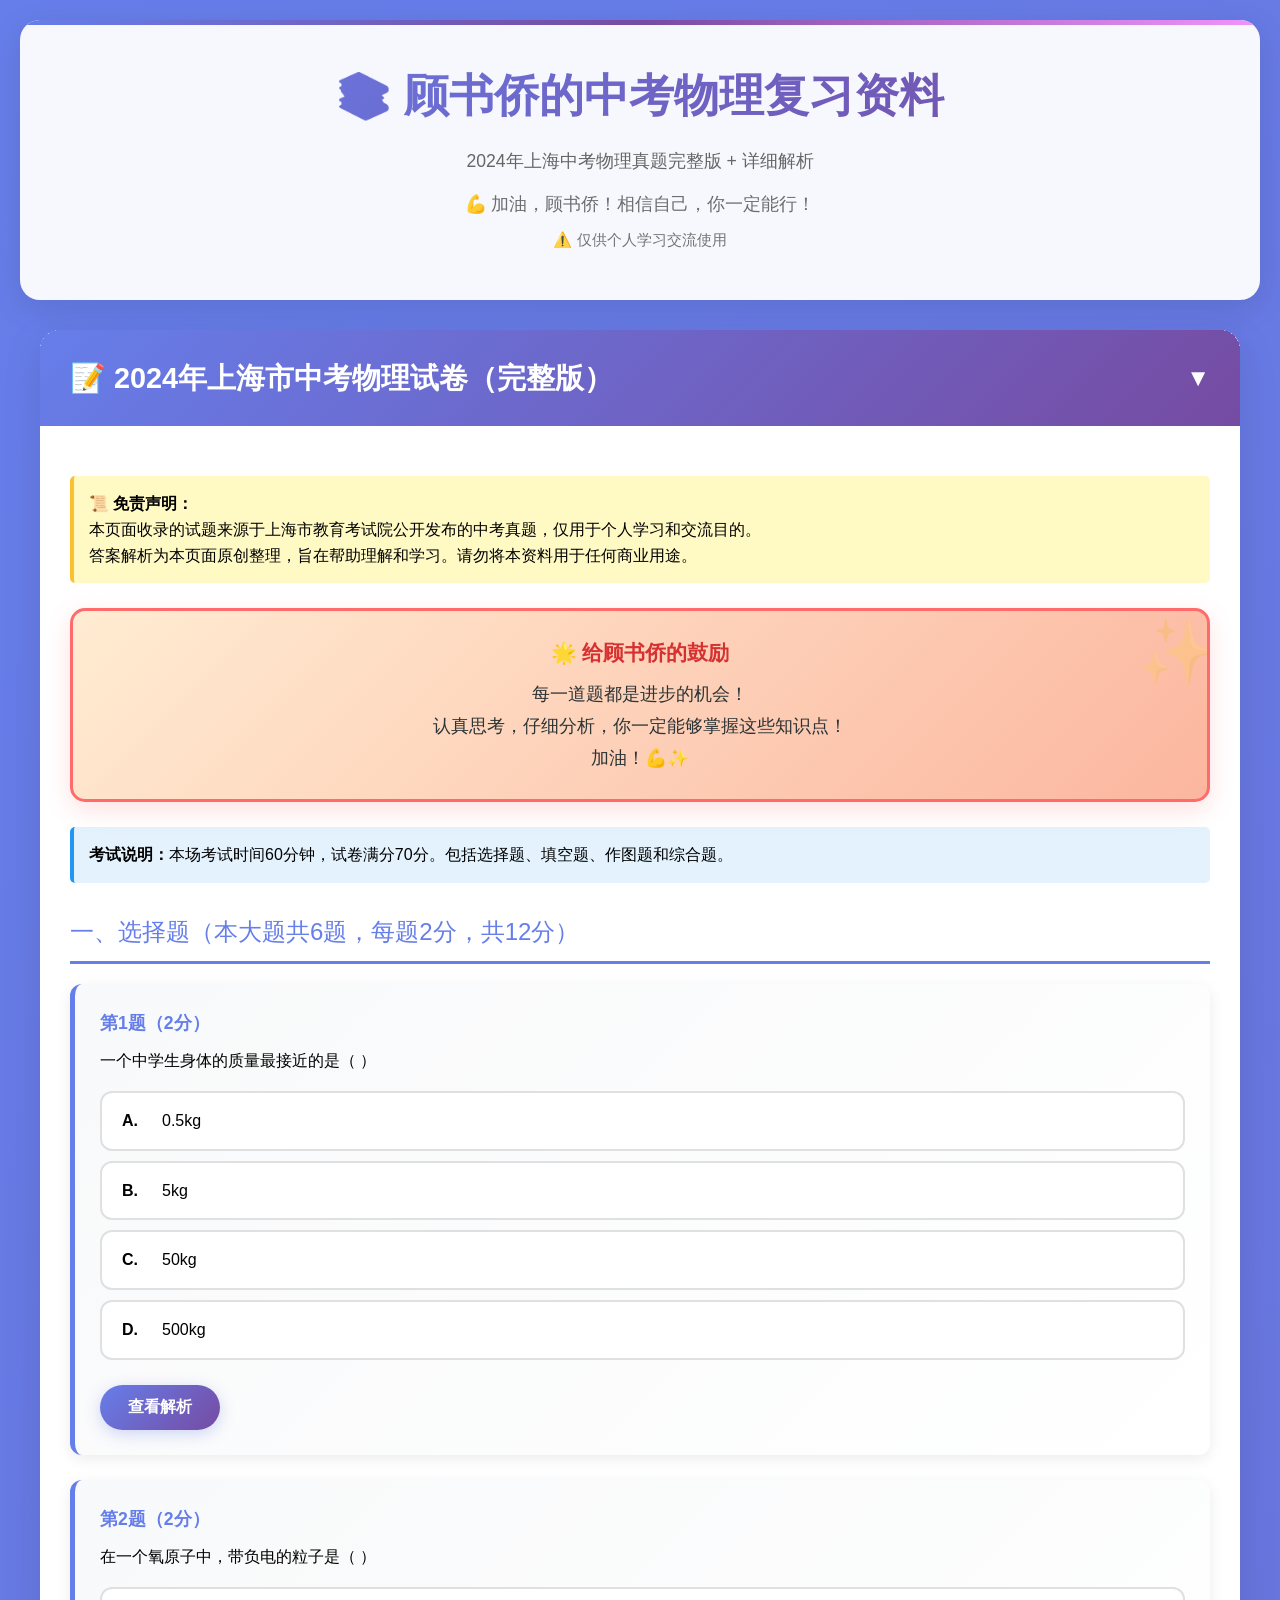
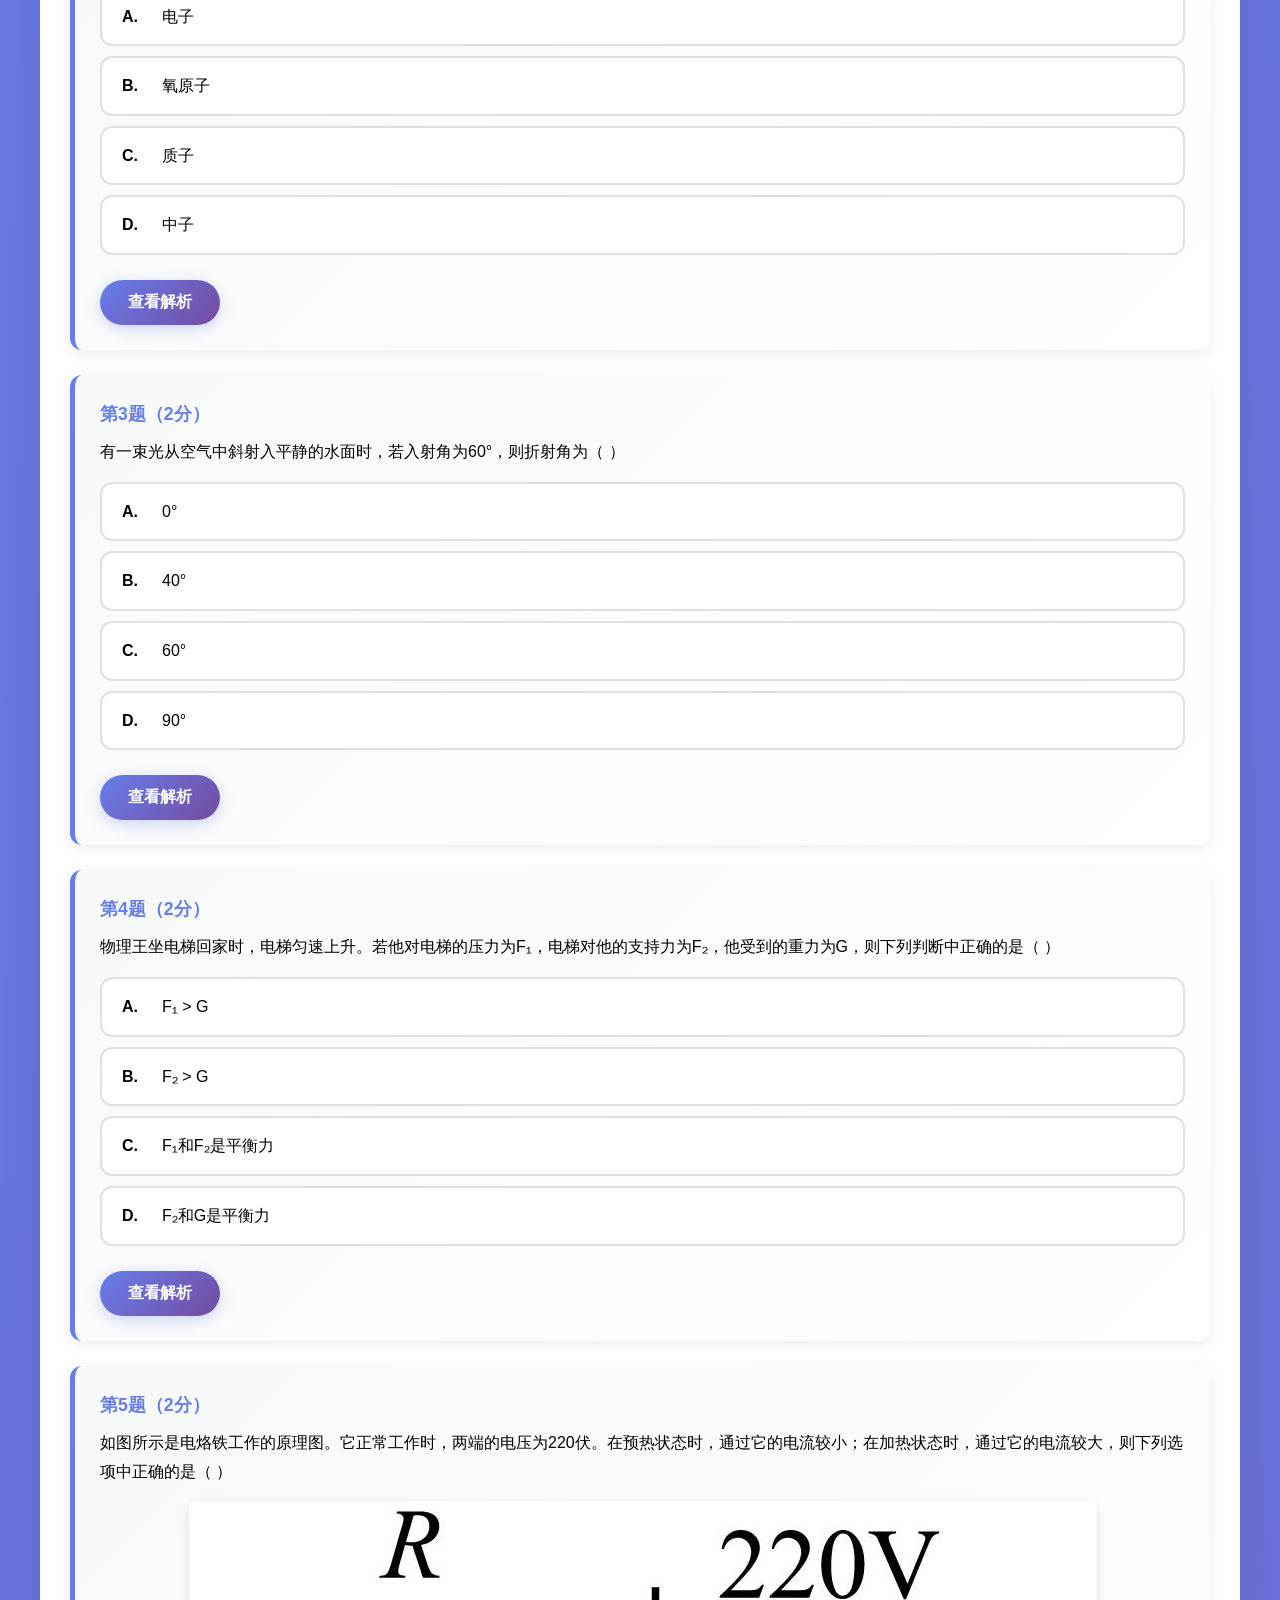
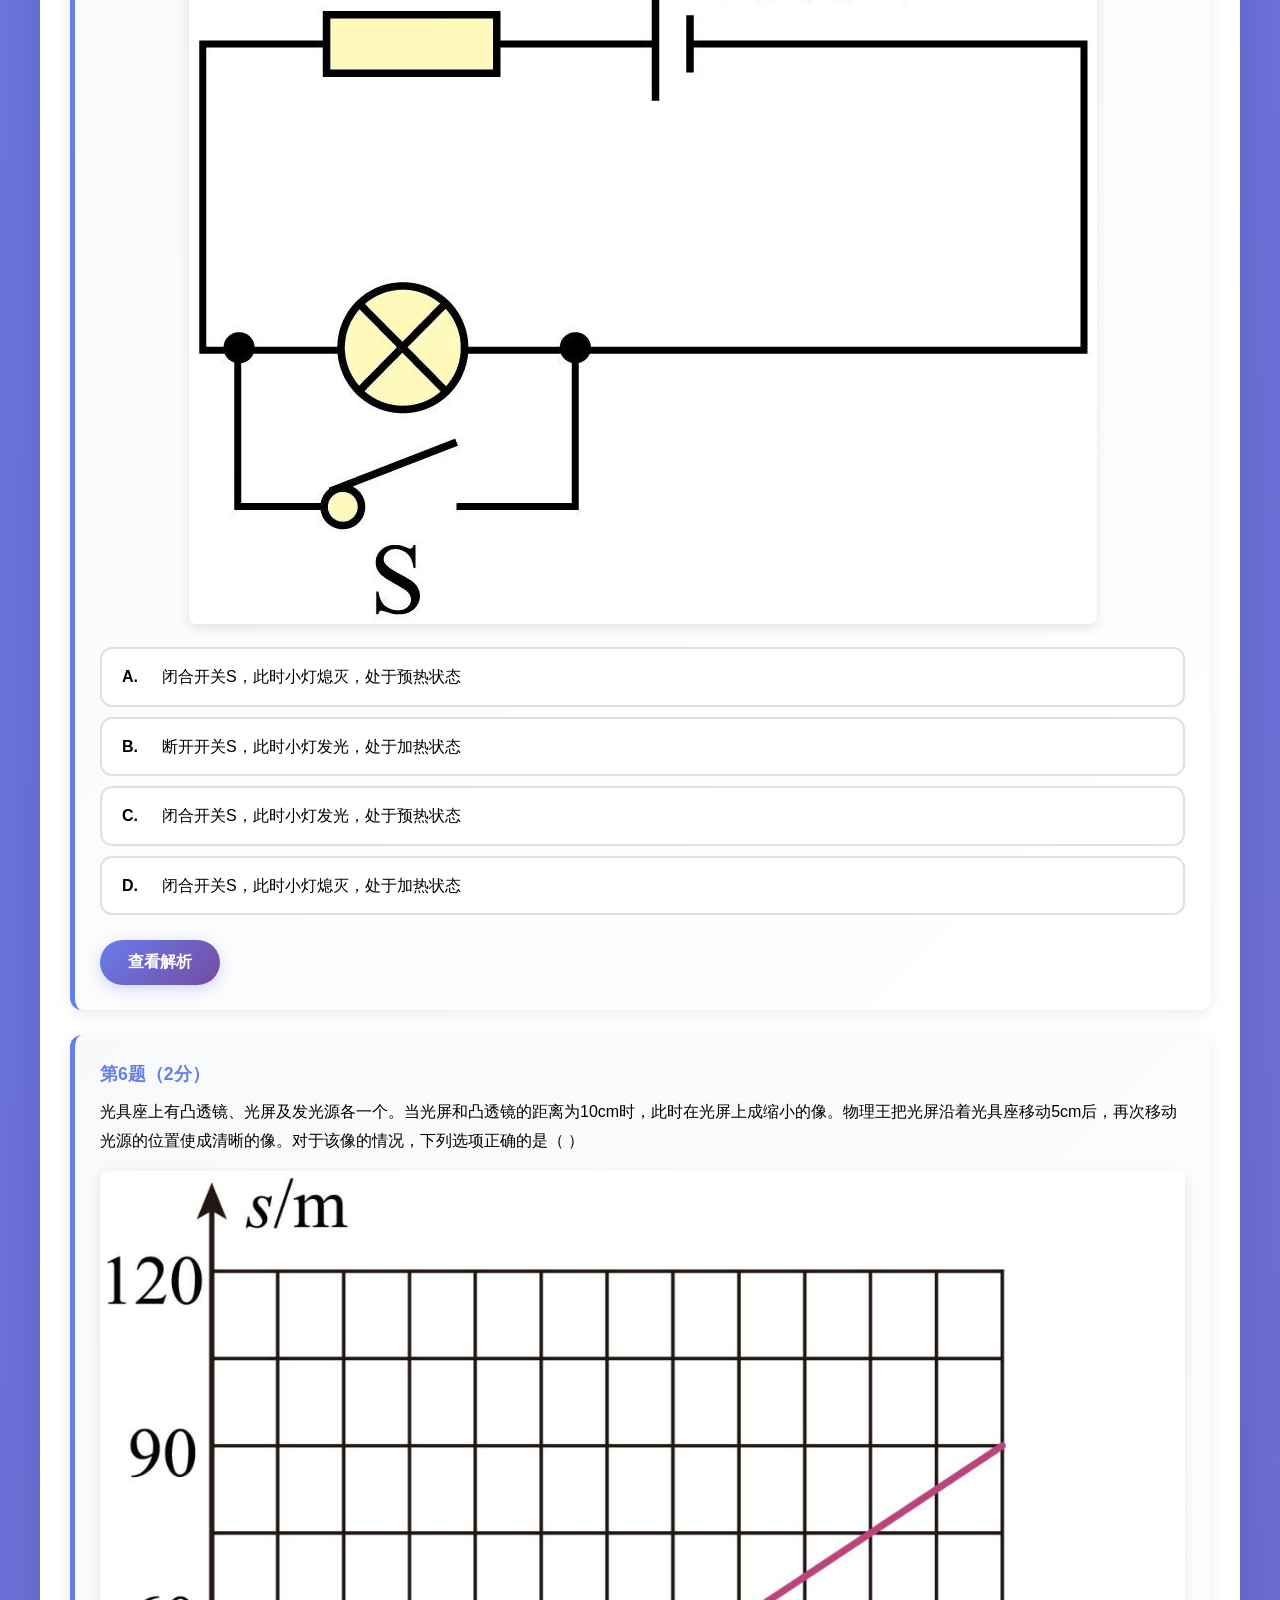
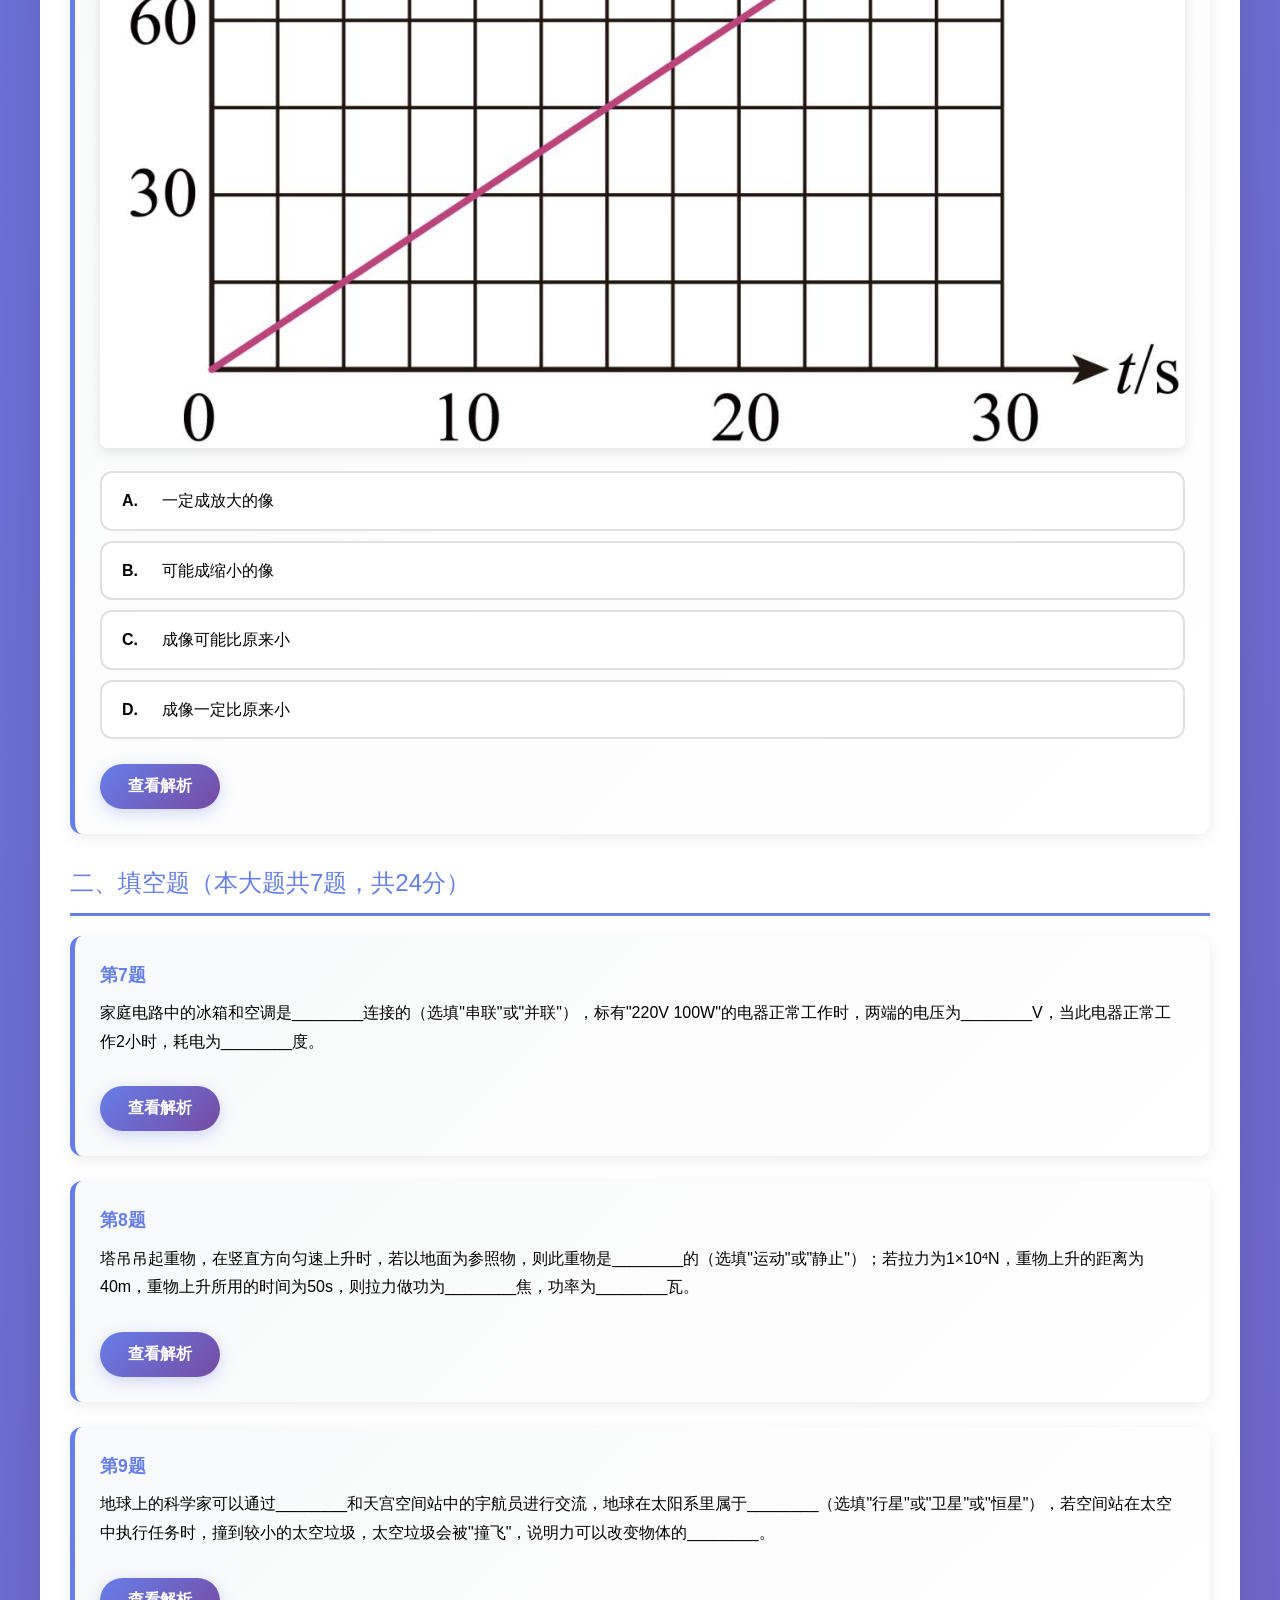
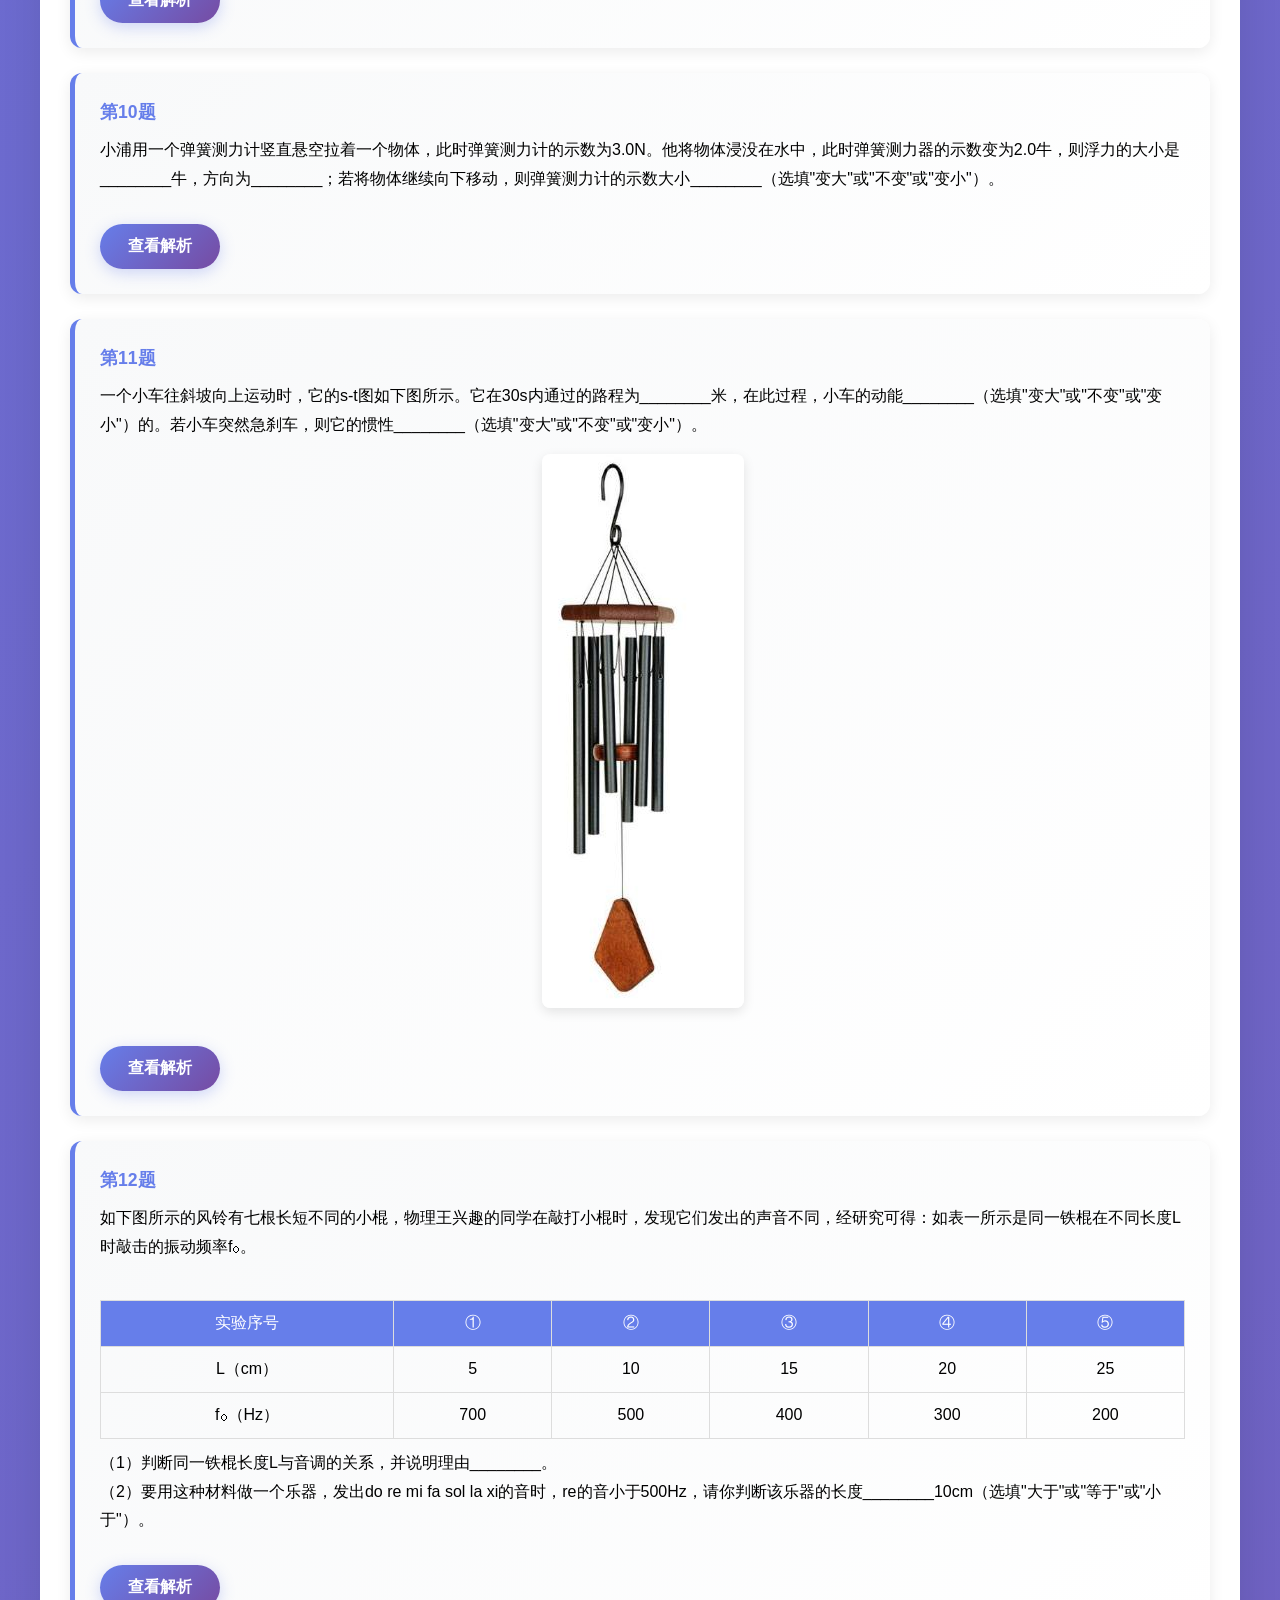
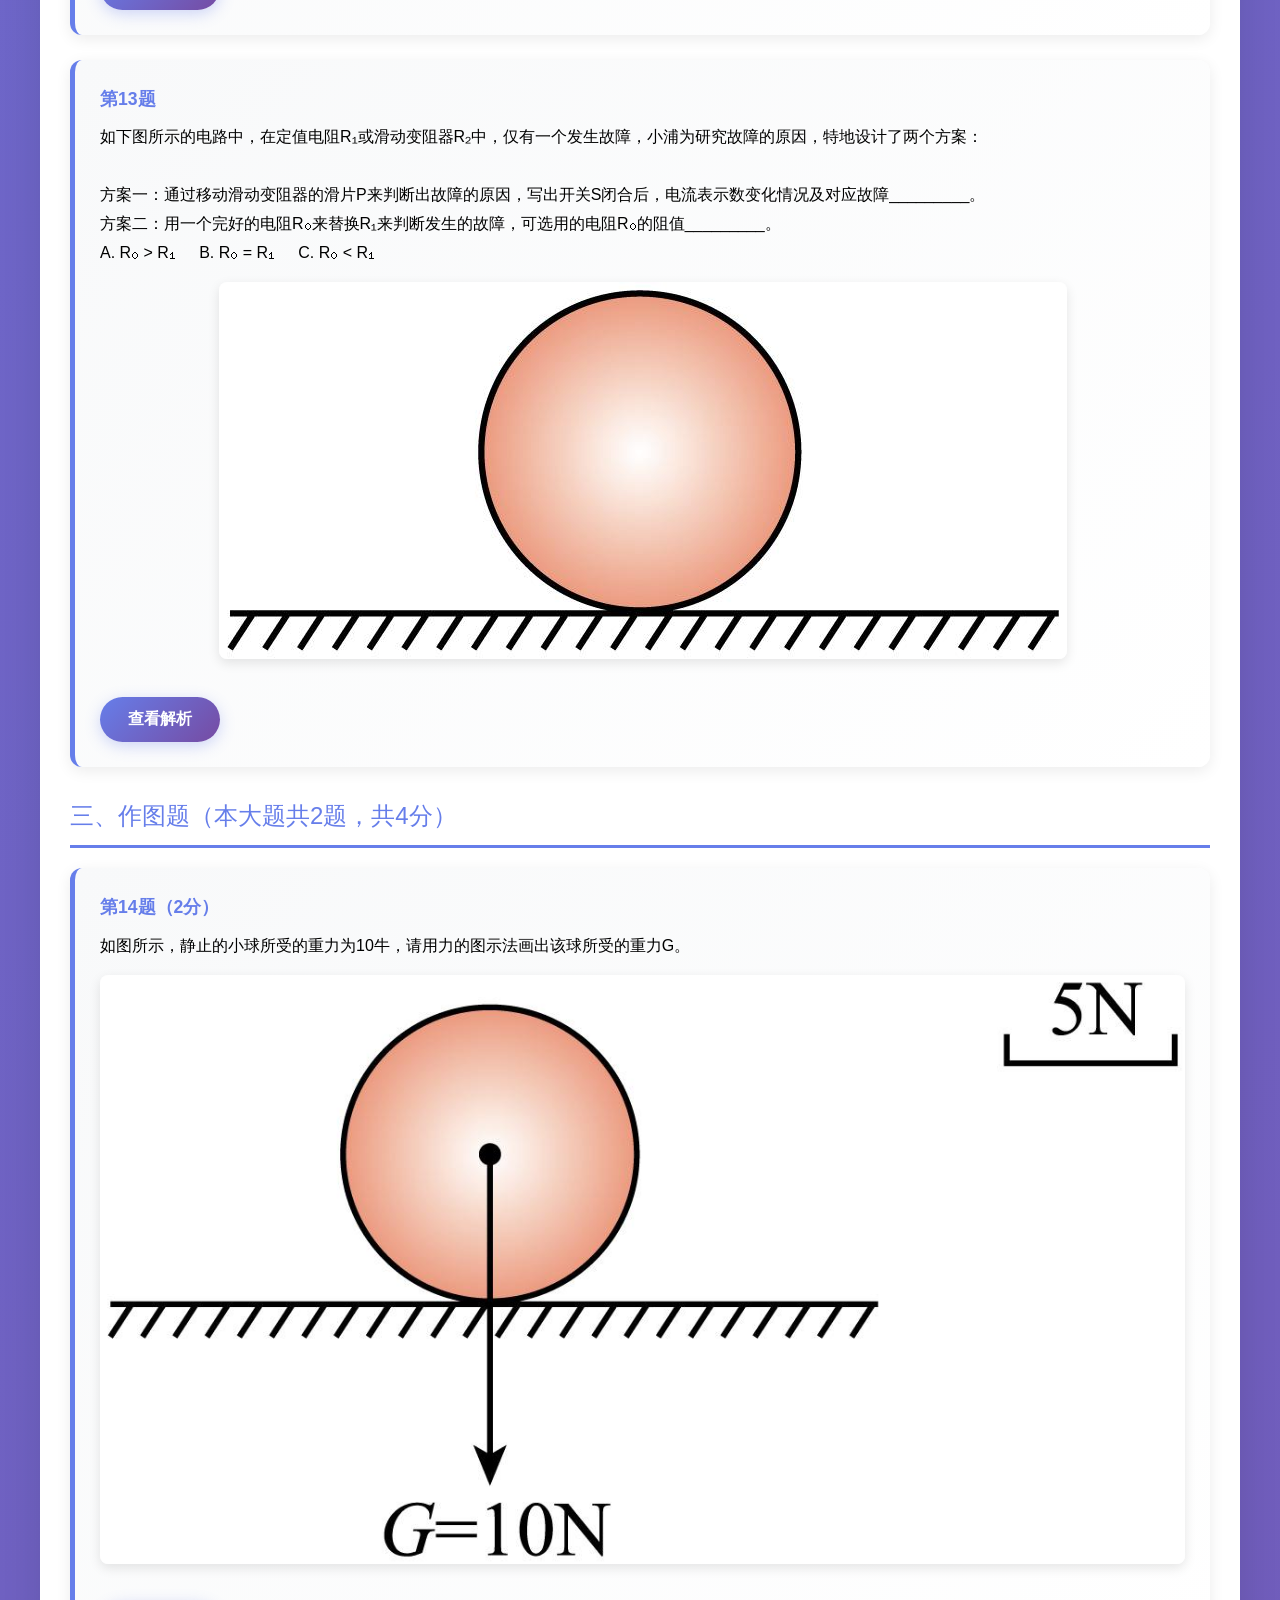
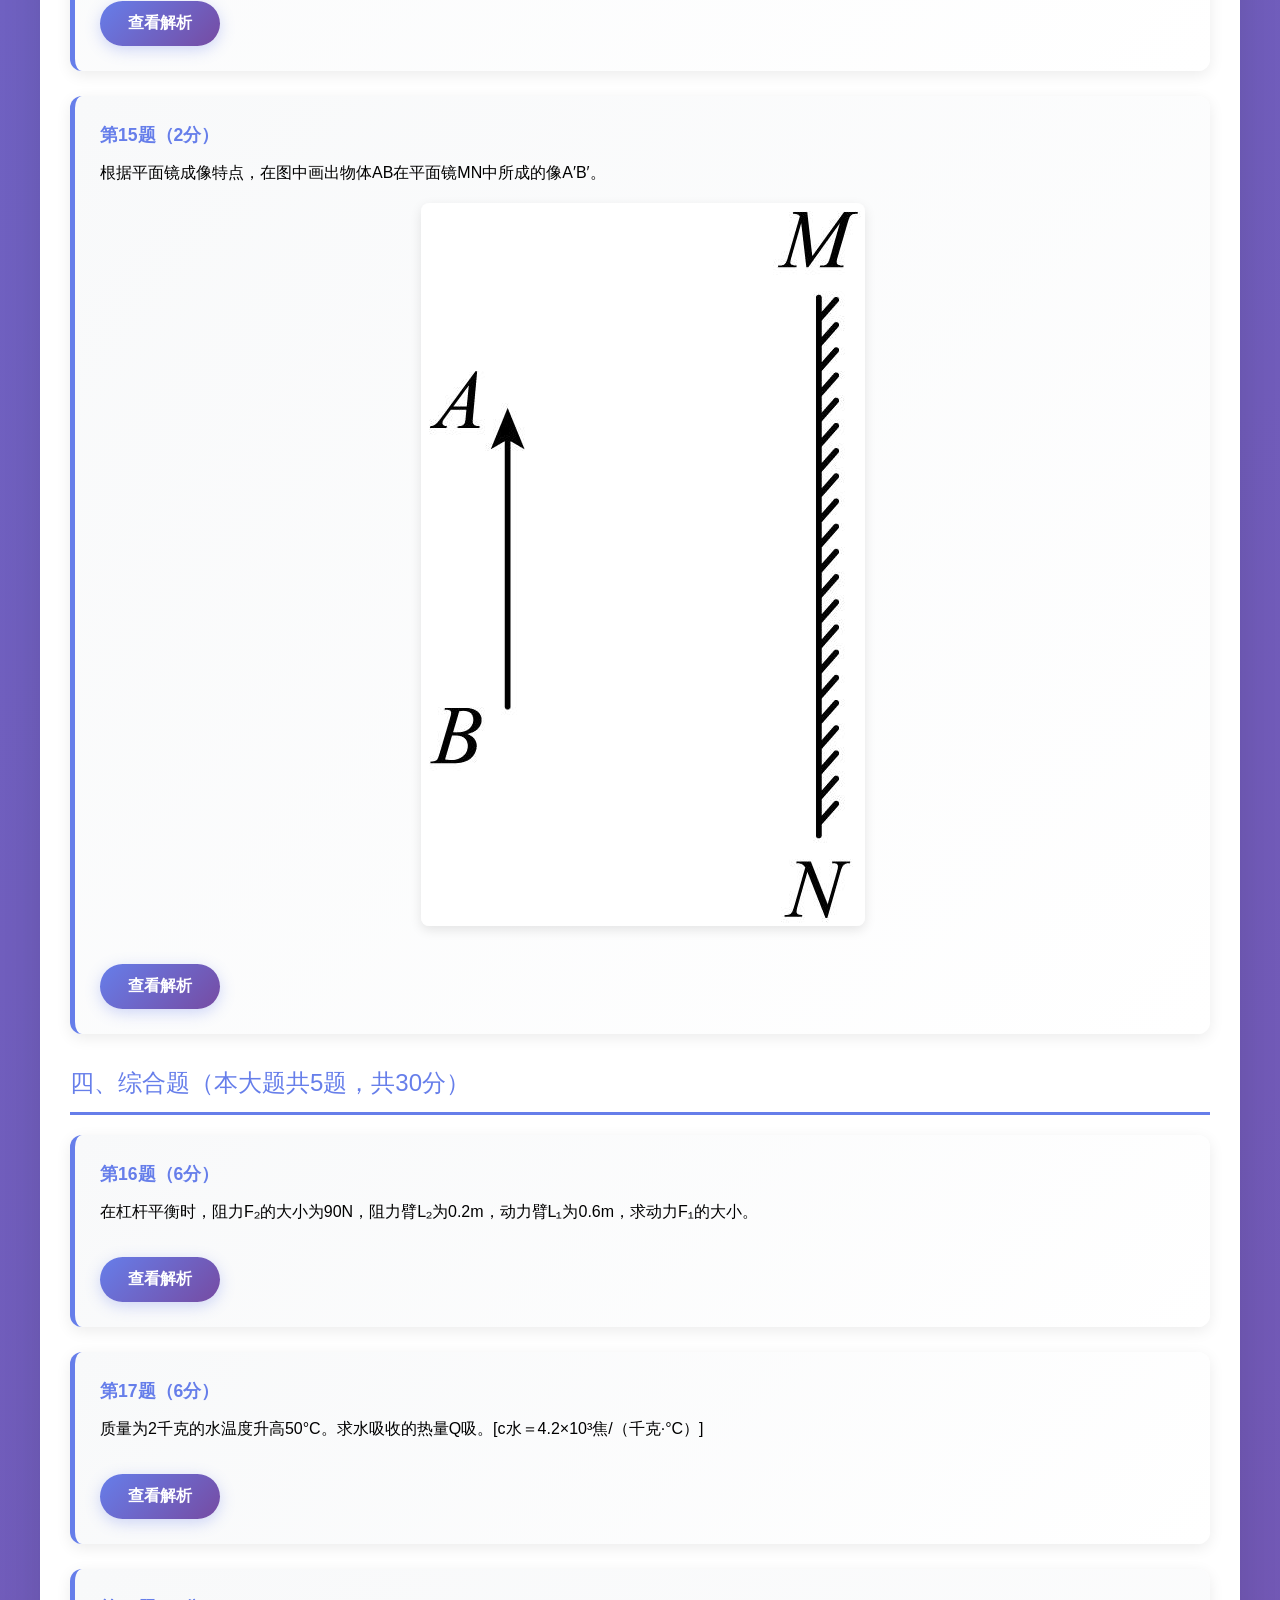
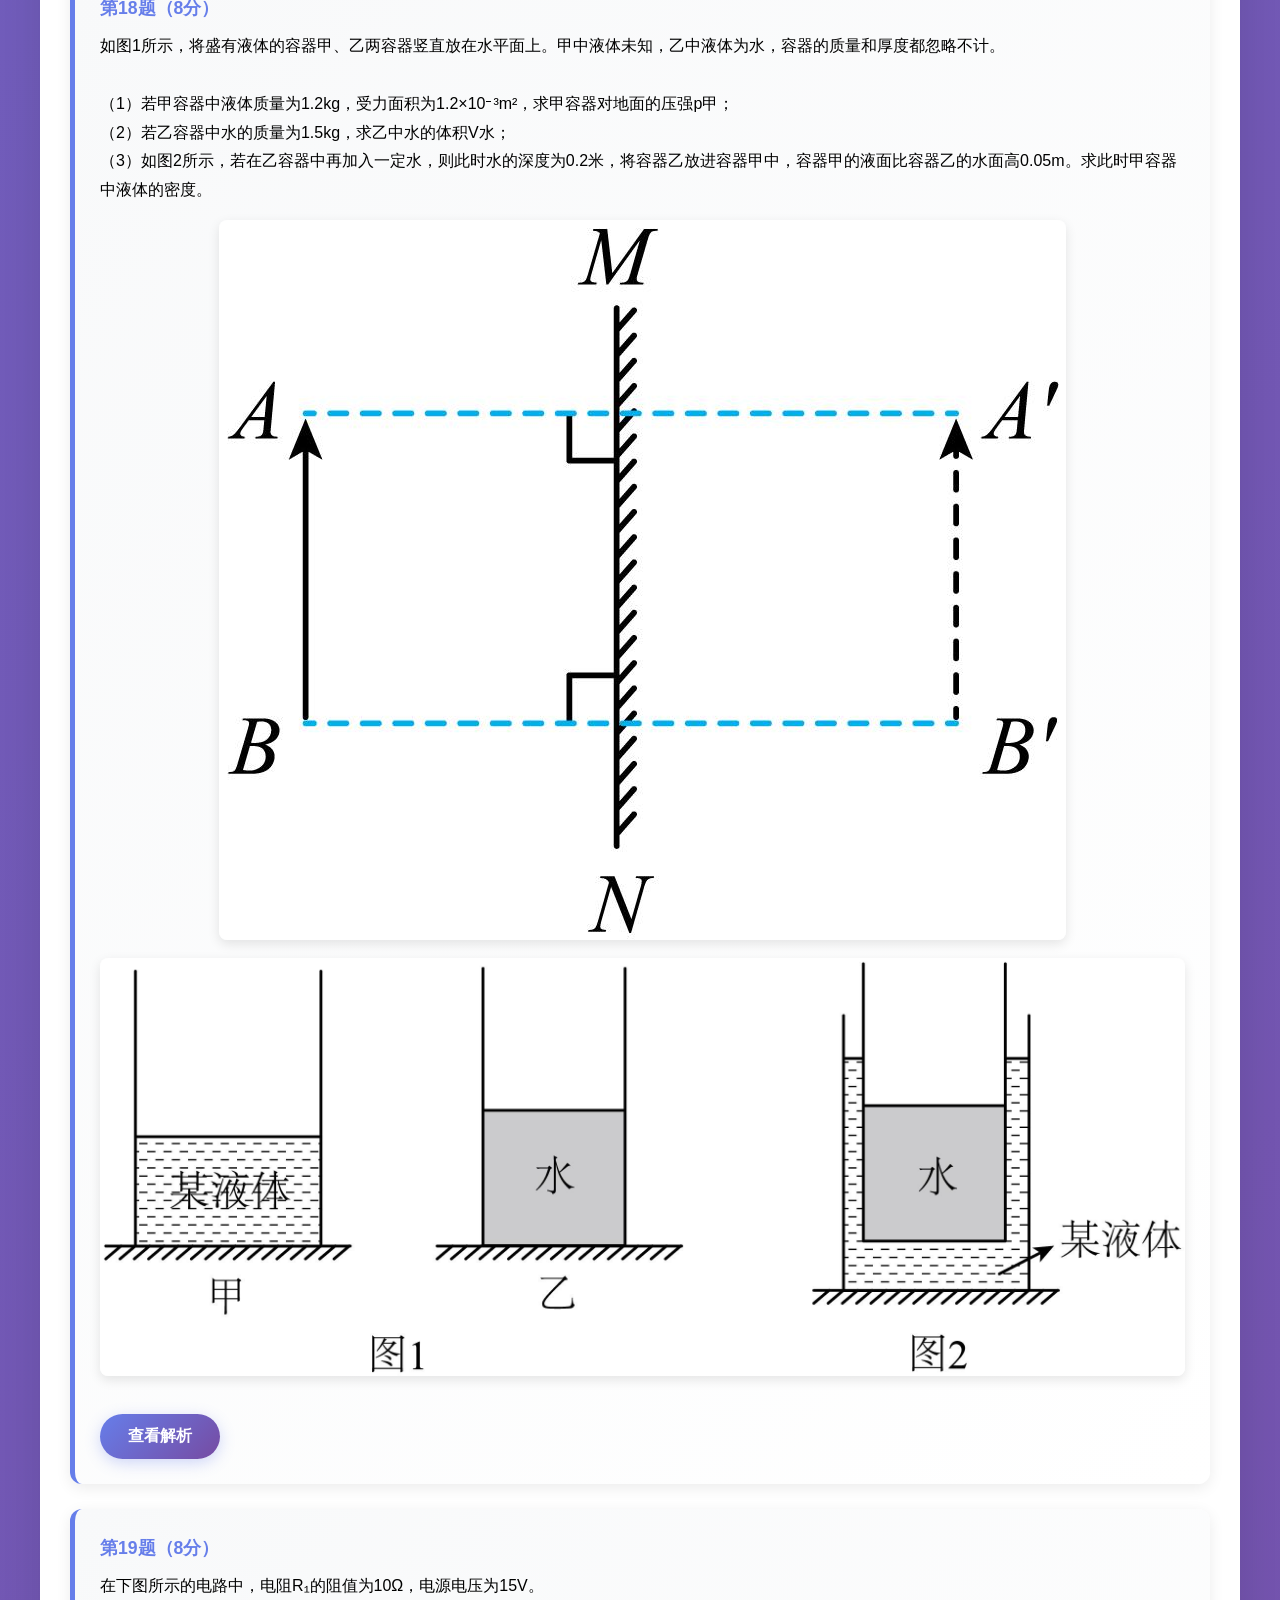
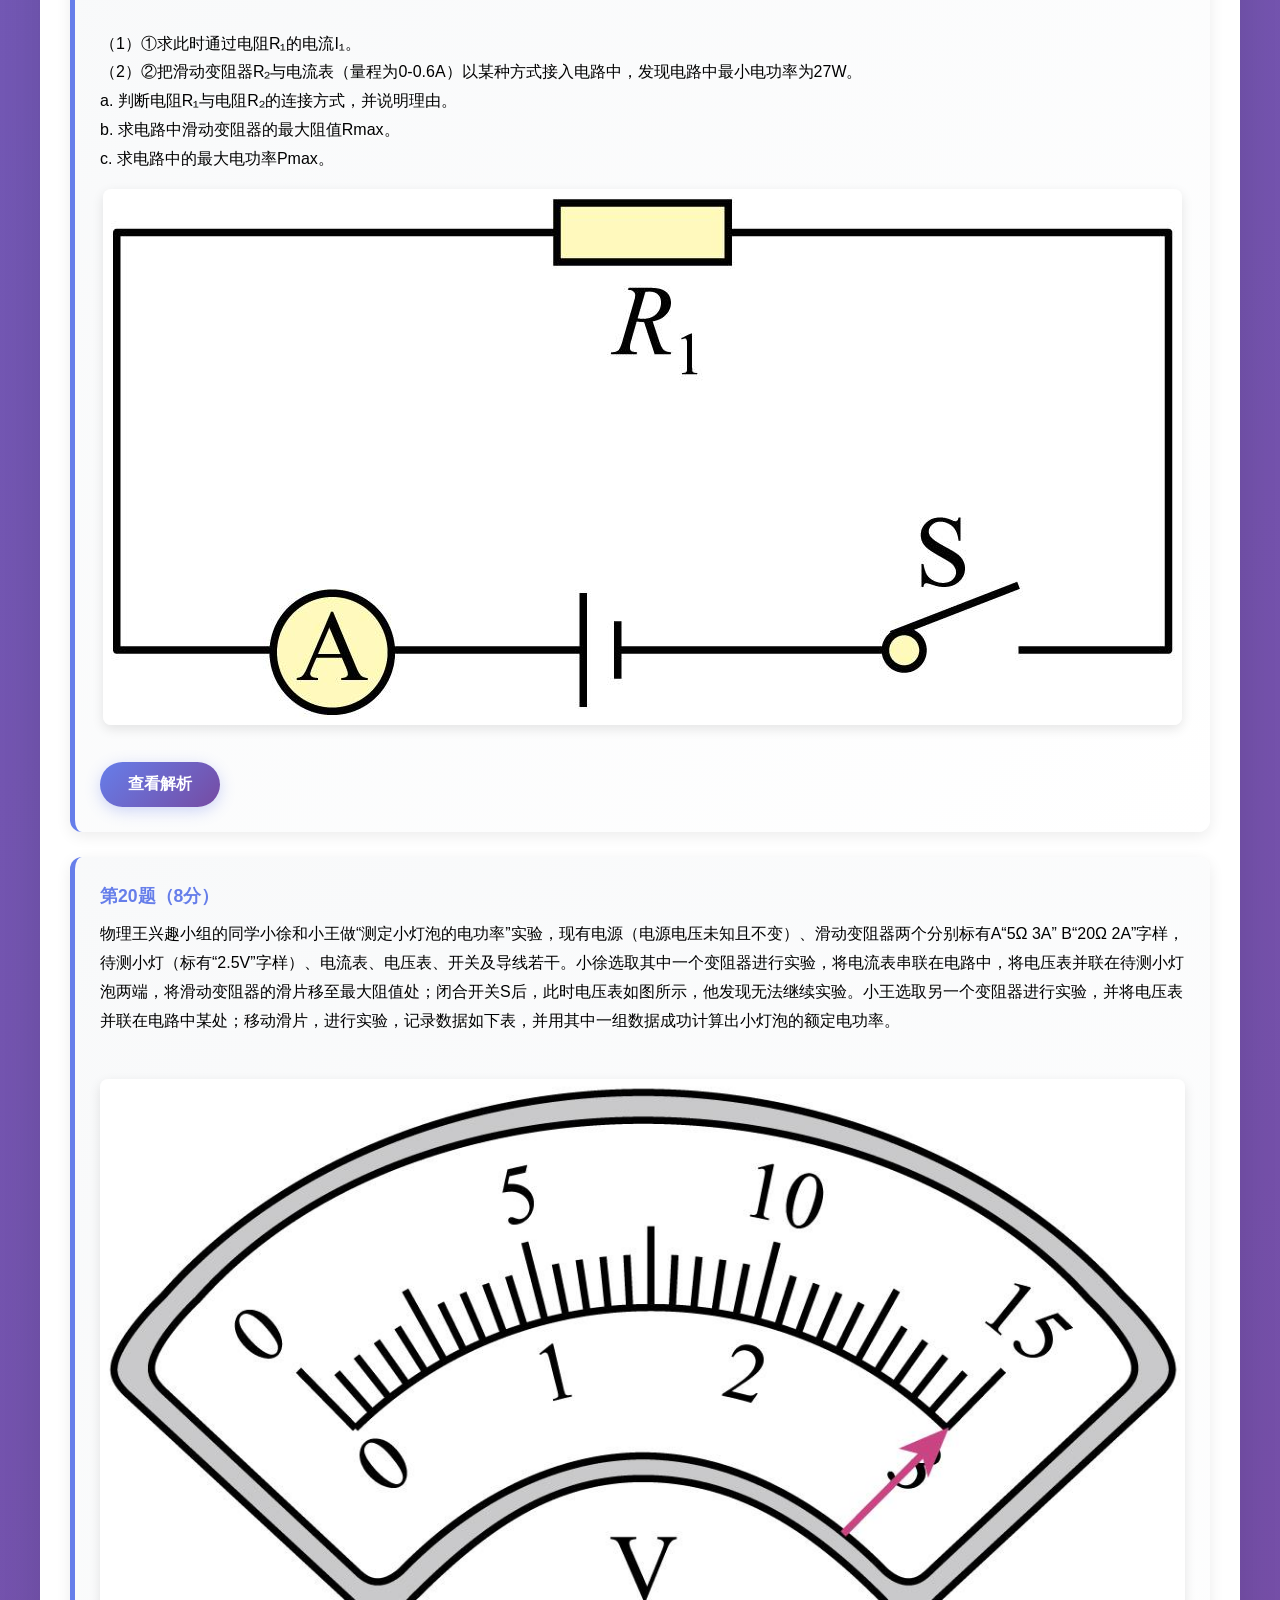
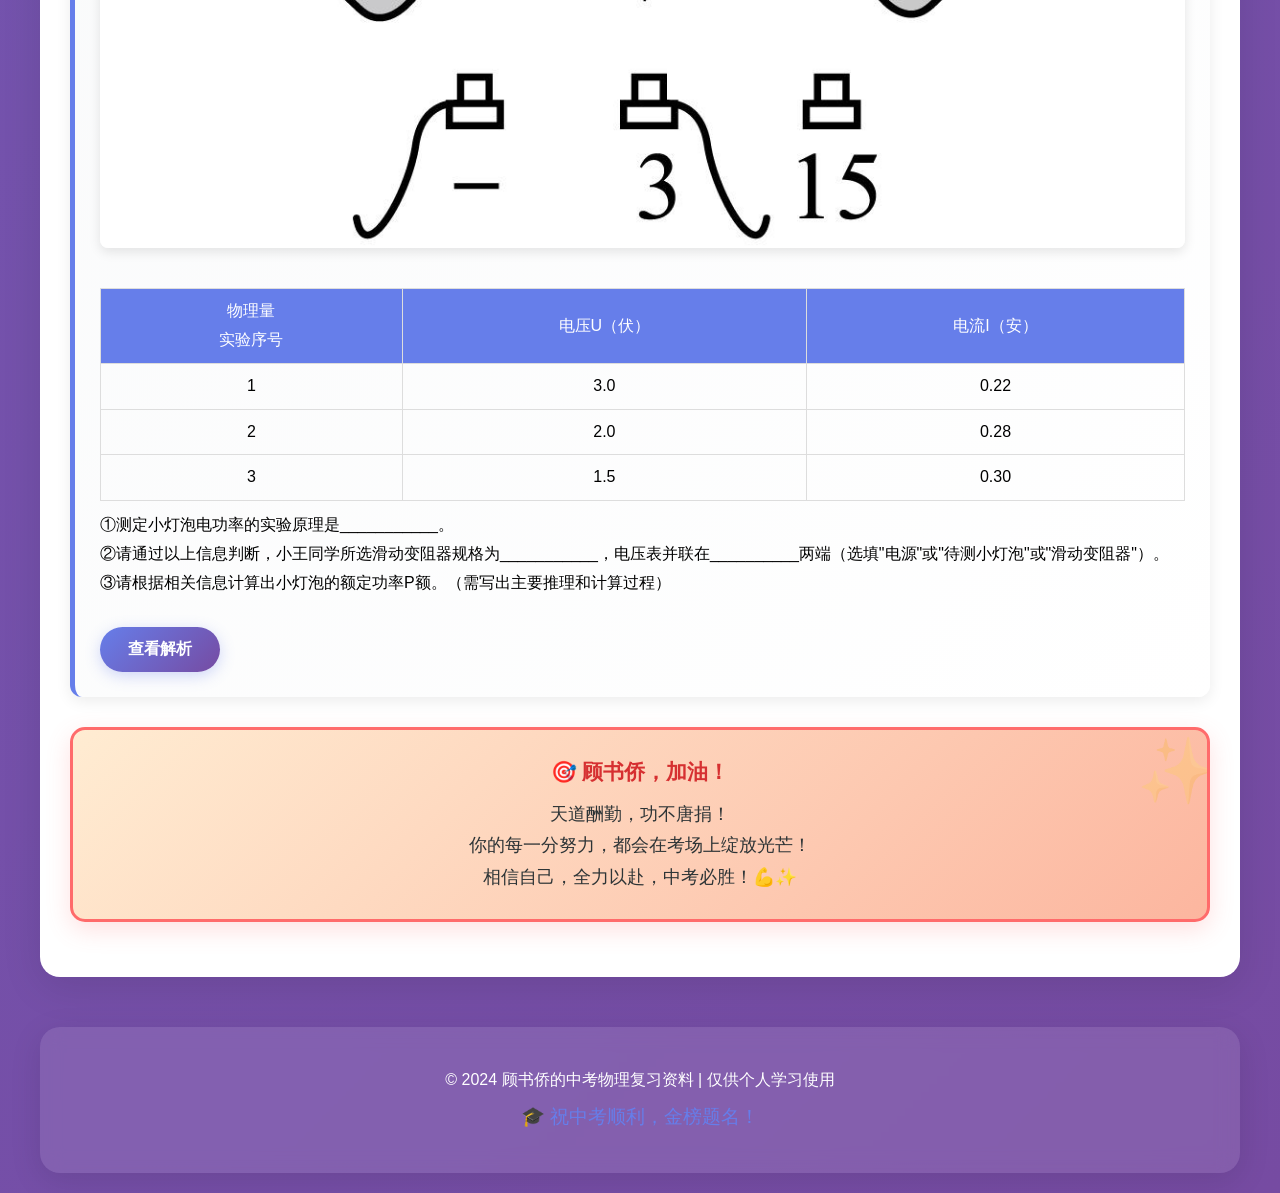
<file: index.html>
<!DOCTYPE html>
<html lang="zh-CN">
<head>
    <meta charset="UTF-8">
    <meta name="viewport" content="width=device-width, initial-scale=1.0">
    <title>顾书侨的中考物理复习资料</title>
    <style>
        * {
            margin: 0;
            padding: 0;
            box-sizing: border-box;
        }

        body {
            font-family: -apple-system, BlinkMacSystemFont, 'Segoe UI', 'Microsoft YaHei', sans-serif;
            background: linear-gradient(135deg, #667eea 0%, #764ba2 100%);
            min-height: 100vh;
            line-height: 1.6;
            padding: 20px;
        }

        .header {
            background: rgba(255, 255, 255, 0.95);
            backdrop-filter: blur(10px);
            border-radius: 20px;
            padding: 40px 30px;
            text-align: center;
            box-shadow: 0 8px 32px rgba(0, 0, 0, 0.1);
            margin-bottom: 30px;
            position: relative;
            overflow: hidden;
        }

        .header::before {
            content: '';
            position: absolute;
            top: 0;
            left: 0;
            right: 0;
            height: 5px;
            background: linear-gradient(90deg, #667eea, #764ba2, #f093fb);
        }

        .header h1 {
            font-size: 2.8em;
            background: linear-gradient(135deg, #667eea 0%, #764ba2 100%);
            -webkit-background-clip: text;
            -webkit-text-fill-color: transparent;
            background-clip: text;
            margin-bottom: 15px;
            font-weight: 800;
        }

        .header p {
            color: #666;
            font-size: 1.1em;
            margin: 8px 0;
        }

        .container {
            max-width: 1200px;
            margin: 0 auto;
        }

        .year-section {
            background: white;
            border-radius: 20px;
            margin-bottom: 30px;
            box-shadow: 0 10px 40px rgba(0, 0, 0, 0.1);
            overflow: hidden;
            transition: transform 0.3s, box-shadow 0.3s;
        }

        .year-section:hover {
            transform: translateY(-5px);
            box-shadow: 0 15px 50px rgba(0, 0, 0, 0.15);
        }

        .year-header {
            background: linear-gradient(135deg, #667eea 0%, #764ba2 100%);
            color: white;
            padding: 25px 30px;
            cursor: pointer;
            display: flex;
            justify-content: space-between;
            align-items: center;
            transition: all 0.3s;
            position: relative;
            overflow: hidden;
        }

        .year-header::after {
            content: '';
            position: absolute;
            top: 0;
            left: -100%;
            width: 100%;
            height: 100%;
            background: linear-gradient(90deg, transparent, rgba(255,255,255,0.2), transparent);
            transition: left 0.5s;
        }

        .year-header:hover::after {
            left: 100%;
        }

        .year-header:hover {
            opacity: 0.95;
        }

        .year-header h2 {
            font-size: 1.8em;
            font-weight: 700;
        }

        .year-content {
            padding: 30px;
            display: none;
        }

        .year-content.active {
            display: block;
        }

        .section-title {
            font-size: 1.5em;
            color: #667eea;
            margin: 30px 0 20px 0;
            padding-bottom: 10px;
            border-bottom: 3px solid #667eea;
        }

        .question-block {
            background: linear-gradient(135deg, #f8f9fa 0%, #ffffff 100%);
            border-left: 5px solid #667eea;
            padding: 25px;
            margin-bottom: 25px;
            border-radius: 12px;
            box-shadow: 0 4px 15px rgba(0, 0, 0, 0.08);
            transition: all 0.3s;
        }

        .question-block:hover {
            transform: translateX(5px);
            box-shadow: 0 6px 20px rgba(102, 126, 234, 0.15);
        }

        .question-number {
            font-weight: bold;
            color: #667eea;
            margin-bottom: 10px;
            font-size: 1.1em;
        }

        .question-text {
            margin-bottom: 15px;
            line-height: 1.8;
        }

        .options {
            margin: 10px 0;
            padding-left: 0;
        }

        .option-item {
            margin: 10px 0;
            padding: 15px 20px;
            background: white;
            border: 2px solid #e0e0e0;
            border-radius: 12px;
            cursor: pointer;
            transition: all 0.3s cubic-bezier(0.4, 0, 0.2, 1);
            display: flex;
            align-items: center;
            position: relative;
            overflow: hidden;
        }

        .option-item::before {
            content: '';
            position: absolute;
            left: 0;
            top: 0;
            width: 0;
            height: 100%;
            background: linear-gradient(90deg, rgba(102, 126, 234, 0.1), transparent);
            transition: width 0.3s;
        }

        .option-item:hover::before {
            width: 100%;
        }

        .option-item:hover {
            border-color: #667eea;
            transform: translateX(8px);
            box-shadow: 0 4px 12px rgba(102, 126, 234, 0.2);
        }

        .option-item.selected {
            background: #667eea;
            color: white;
            border-color: #667eea;
        }

        .option-item.correct {
            background: #4caf50;
            color: white;
            border-color: #4caf50;
        }

        .option-item.wrong {
            background: #f44336;
            color: white;
            border-color: #f44336;
        }

        .option-letter {
            font-weight: bold;
            margin-right: 10px;
            min-width: 30px;
        }

        .fill-input {
            width: 100%;
            padding: 10px;
            border: 2px solid #ddd;
            border-radius: 5px;
            font-size: 1em;
            margin: 5px 0;
            transition: border-color 0.3s;
        }

        .fill-input:focus {
            outline: none;
            border-color: #667eea;
        }

        .fill-input.correct {
            border-color: #4caf50;
            background: #e8f5e9;
        }

        .fill-input.wrong {
            border-color: #f44336;
            background: #ffebee;
        }

        .btn-check-answer {
            background: linear-gradient(135deg, #667eea 0%, #764ba2 100%);
            color: white;
            border: none;
            padding: 12px 28px;
            border-radius: 25px;
            cursor: pointer;
            font-size: 1em;
            font-weight: 600;
            margin-top: 15px;
            transition: all 0.3s;
            box-shadow: 0 4px 15px rgba(102, 126, 234, 0.3);
            position: relative;
            overflow: hidden;
        }

        .btn-check-answer::before {
            content: '';
            position: absolute;
            top: 50%;
            left: 50%;
            width: 0;
            height: 0;
            border-radius: 50%;
            background: rgba(255, 255, 255, 0.3);
            transform: translate(-50%, -50%);
            transition: width 0.6s, height 0.6s;
        }

        .btn-check-answer:hover::before {
            width: 300px;
            height: 300px;
        }

        .btn-check-answer:hover {
            transform: translateY(-2px);
            box-shadow: 0 6px 20px rgba(102, 126, 234, 0.4);
        }

        .answer-box {
            background: linear-gradient(135deg, #e8f5e9 0%, #c8e6c9 100%);
            border-left: 5px solid #4caf50;
            padding: 20px;
            margin-top: 20px;
            border-radius: 12px;
            display: none;
            box-shadow: 0 4px 15px rgba(76, 175, 80, 0.15);
            animation: slideDown 0.4s cubic-bezier(0.4, 0, 0.2, 1);
        }

        .answer-box.show {
            display: block;
            animation: slideDown 0.3s;
        }

        @keyframes slideDown {
            from { opacity: 0; max-height: 0; }
            to { opacity: 1; max-height: 1000px; }
        }

        .answer-title {
            font-weight: bold;
            color: #2e7d32;
            margin-bottom: 10px;
        }

        .solution {
            line-height: 1.8;
            color: #333;
        }

        .formula {
            background: linear-gradient(135deg, #fff3e0 0%, #ffe0b2 100%);
            padding: 15px;
            margin: 15px 0;
            border-radius: 10px;
            font-family: 'Courier New', monospace;
            border-left: 4px solid #ff9800;
            box-shadow: 0 2px 8px rgba(255, 152, 0, 0.1);
        }

        .tip {
            background: #e3f2fd;
            border-left: 4px solid #2196f3;
            padding: 15px;
            margin: 20px 0;
            border-radius: 5px;
        }

        .note {
            background: #fff9c4;
            border-left: 4px solid #fbc02d;
            padding: 15px;
            margin: 20px 0;
            border-radius: 5px;
        }

        .footer {
            text-align: center;
            padding: 40px 30px;
            color: white;
            margin-top: 50px;
            background: rgba(255, 255, 255, 0.1);
            backdrop-filter: blur(10px);
            border-radius: 20px;
            box-shadow: 0 8px 32px rgba(0, 0, 0, 0.1);
        }

        @media (max-width: 768px) {
            body {
                padding: 10px;
            }

            .header {
                padding: 30px 20px;
            }

            .header h1 {
                font-size: 2em;
            }

            .year-header h2 {
                font-size: 1.4em;
            }

            .question-block {
                padding: 20px;
            }

            .option-item {
                padding: 12px 15px;
            }
        }

        @media print {
            .year-content {
                display: block !important;
            }
            
            .year-header {
                cursor: default;
            }
        }

        .toggle-icon {
            font-size: 1.5em;
            transition: transform 0.3s;
        }

        .toggle-icon.rotate {
            transform: rotate(180deg);
        }

        .encouragement-box {
            background: linear-gradient(135deg, #ffecd2 0%, #fcb69f 100%);
            border: 3px solid #ff6b6b;
            padding: 25px;
            margin: 25px 0;
            border-radius: 15px;
            text-align: center;
            box-shadow: 0 8px 25px rgba(255, 107, 107, 0.2);
            position: relative;
            overflow: hidden;
        }

        .encouragement-box::before {
            content: '✨';
            position: absolute;
            top: -10px;
            right: -10px;
            font-size: 4em;
            opacity: 0.2;
            animation: float 3s ease-in-out infinite;
        }

        @keyframes float {
            0%, 100% { transform: translateY(0px) rotate(0deg); }
            50% { transform: translateY(-10px) rotate(10deg); }
        }

        .encouragement-box h3 {
            color: #d63031;
            margin-bottom: 10px;
            font-size: 1.3em;
        }

        .encouragement-box p {
            color: #2d3436;
            font-size: 1.1em;
            line-height: 1.8;
        }
    </style>
</head>
<body>
    <div class="header">
        <h1>📚 顾书侨的中考物理复习资料</h1>
        <p>2024年上海中考物理真题完整版 + 详细解析</p>
        <p style="font-size: 1.1em; margin-top: 15px; opacity: 0.95;">💪 加油，顾书侨！相信自己，你一定能行！</p>
        <p style="font-size: 0.95em; margin-top: 10px; opacity: 0.9;">⚠️ 仅供个人学习交流使用</p>
    </div>

    <div class="container">
        <!-- 2024年真题 -->
        <div class="year-section">
            <div class="year-header" onclick="toggleYear(this)">
                <h2>📝 2024年上海市中考物理试卷（完整版）</h2>
                <span class="toggle-icon">▼</span>
            </div>
            <div class="year-content active">
                <div class="note">
                    <strong>📜 免责声明：</strong><br>
                    本页面收录的试题来源于上海市教育考试院公开发布的中考真题，仅用于个人学习和交流目的。<br>
                    答案解析为本页面原创整理，旨在帮助理解和学习。请勿将本资料用于任何商业用途。
                </div>

                <div class="encouragement-box">
                    <h3>🌟 给顾书侨的鼓励</h3>
                    <p>每一道题都是进步的机会！<br>
                    认真思考，仔细分析，你一定能够掌握这些知识点！<br>
                    加油！💪✨</p>
                </div>

                <div class="tip">
                    <strong>考试说明：</strong>本场考试时间60分钟，试卷满分70分。包括选择题、填空题、作图题和综合题。
                </div>

                <!-- 一、选择题 -->
                <div class="section-title">一、选择题（本大题共6题，每题2分，共12分）</div>

                <div class="question-block" data-correct="C">
                    <div class="question-number">第1题（2分）</div>
                    <div class="question-text">一个中学生身体的质量最接近的是（ ）</div>
                    <div class="options">
                        <div class="option-item" data-value="A" onclick="selectOption(this)">
                            <span class="option-letter">A.</span>
                            <span>0.5kg</span>
                        </div>
                        <div class="option-item" data-value="B" onclick="selectOption(this)">
                            <span class="option-letter">B.</span>
                            <span>5kg</span>
                        </div>
                        <div class="option-item" data-value="C" onclick="selectOption(this)">
                            <span class="option-letter">C.</span>
                            <span>50kg</span>
                        </div>
                        <div class="option-item" data-value="D" onclick="selectOption(this)">
                            <span class="option-letter">D.</span>
                            <span>500kg</span>
                        </div>
                    </div>
                    <button class="btn-check-answer" onclick="checkChoiceAnswer(this)">查看解析</button>
                    <div class="answer-box">
                        <div class="answer-title">答案：C</div>
                        <div class="solution">
                            <strong>解析：</strong>成年人的质量在70kg左右，中学生的质量比成年人小一些，在50kg左右，故ABD不符合题意，C符合题意。
                        </div>
                    </div>
                </div>

                <div class="question-block" data-correct="A">
                    <div class="question-number">第2题（2分）</div>
                    <div class="question-text">在一个氧原子中，带负电的粒子是（ ）</div>
                    <div class="options">
                        <div class="option-item" data-value="A" onclick="selectOption(this)">
                            <span class="option-letter">A.</span>
                            <span>电子</span>
                        </div>
                        <div class="option-item" data-value="B" onclick="selectOption(this)">
                            <span class="option-letter">B.</span>
                            <span>氧原子</span>
                        </div>
                        <div class="option-item" data-value="C" onclick="selectOption(this)">
                            <span class="option-letter">C.</span>
                            <span>质子</span>
                        </div>
                        <div class="option-item" data-value="D" onclick="selectOption(this)">
                            <span class="option-letter">D.</span>
                            <span>中子</span>
                        </div>
                    </div>
                    <button class="btn-check-answer" onclick="checkChoiceAnswer(this)">查看解析</button>
                    <div class="answer-box">
                        <div class="answer-title">答案：A</div>
                        <div class="solution">
                            <strong>解析：</strong>原子是由带负电的电子和原子核组成的，原子核又是由带正电的质子和不带电的中子构成的，所以一个氧原子带负电的粒子是电子，故A符合题意，BCD不符合题意。
                        </div>
                    </div>
                </div>

                <div class="question-block" data-correct="B">
                    <div class="question-number">第3题（2分）</div>
                    <div class="question-text">有一束光从空气中斜射入平静的水面时，若入射角为60°，则折射角为（ ）</div>
                    <div class="options">
                        <div class="option-item" data-value="A" onclick="selectOption(this)">
                            <span class="option-letter">A.</span>
                            <span>0°</span>
                        </div>
                        <div class="option-item" data-value="B" onclick="selectOption(this)">
                            <span class="option-letter">B.</span>
                            <span>40°</span>
                        </div>
                        <div class="option-item" data-value="C" onclick="selectOption(this)">
                            <span class="option-letter">C.</span>
                            <span>60°</span>
                        </div>
                        <div class="option-item" data-value="D" onclick="selectOption(this)">
                            <span class="option-letter">D.</span>
                            <span>90°</span>
                        </div>
                    </div>
                    <button class="btn-check-answer" onclick="checkChoiceAnswer(this)">查看解析</button>
                    <div class="answer-box">
                        <div class="answer-title">答案：B</div>
                        <div class="solution">
                            <strong>解析：</strong>当光垂直入射时，光沿直线传播进入水中，折射角等于0°。一束光从空气中斜射向平静的水面，入射角为60°，光从空气斜射入水中，折射角小于入射角，即折射角小于60°，故B符合题意。
                        </div>
                    </div>
                </div>

                <div class="question-block" data-correct="D">
                    <div class="question-number">第4题（2分）</div>
                    <div class="question-text">物理王坐电梯回家时，电梯匀速上升。若他对电梯的压力为F₁，电梯对他的支持力为F₂，他受到的重力为G，则下列判断中正确的是（ ）</div>
                    <div class="options">
                        <div class="option-item" data-value="A" onclick="selectOption(this)">
                            <span class="option-letter">A.</span>
                            <span>F₁ > G</span>
                        </div>
                        <div class="option-item" data-value="B" onclick="selectOption(this)">
                            <span class="option-letter">B.</span>
                            <span>F₂ > G</span>
                        </div>
                        <div class="option-item" data-value="C" onclick="selectOption(this)">
                            <span class="option-letter">C.</span>
                            <span>F₁和F₂是平衡力</span>
                        </div>
                        <div class="option-item" data-value="D" onclick="selectOption(this)">
                            <span class="option-letter">D.</span>
                            <span>F₂和G是平衡力</span>
                        </div>
                    </div>
                    <button class="btn-check-answer" onclick="checkChoiceAnswer(this)">查看解析</button>
                    <div class="answer-box">
                        <div class="answer-title">答案：D</div>
                        <div class="solution">
                            <strong>解析：</strong>电梯匀速上升，小明也随电梯一起匀速上升，小明处于平衡状态，小明受到的重力与电梯对他的支持力是一对平衡力，大小相等，即F₂和G是平衡力，F₂ = G；小明对电梯的压力和电梯对他的支持力为相互作用力，大小相等，即F₁ = F₂。故ABC错误，D正确。
                        </div>
                    </div>
                </div>

                <div class="question-block" data-correct="D">
                    <div class="question-number">第5题（2分）</div>
                    <div class="question-text">如图所示是电烙铁工作的原理图。它正常工作时，两端的电压为220伏。在预热状态时，通过它的电流较小；在加热状态时，通过它的电流较大，则下列选项中正确的是（ ）</div>
                    <div style="text-align: center; margin: 15px 0;">
                        <img src="images/page2_img1.jpeg" alt="电烙铁电路图" style="max-width: 100%; height: auto; border-radius: 8px; box-shadow: 0 4px 12px rgba(0,0,0,0.1);">
                    </div>
                    <div class="options">
                        <div class="option-item" data-value="A" onclick="selectOption(this)">
                            <span class="option-letter">A.</span>
                            <span>闭合开关S，此时小灯熄灭，处于预热状态</span>
                        </div>
                        <div class="option-item" data-value="B" onclick="selectOption(this)">
                            <span class="option-letter">B.</span>
                            <span>断开开关S，此时小灯发光，处于加热状态</span>
                        </div>
                        <div class="option-item" data-value="C" onclick="selectOption(this)">
                            <span class="option-letter">C.</span>
                            <span>闭合开关S，此时小灯发光，处于预热状态</span>
                        </div>
                        <div class="option-item" data-value="D" onclick="selectOption(this)">
                            <span class="option-letter">D.</span>
                            <span>闭合开关S，此时小灯熄灭，处于加热状态</span>
                        </div>
                    </div>
                    <button class="btn-check-answer" onclick="checkChoiceAnswer(this)">查看解析</button>
                    <div class="answer-box">
                        <div class="answer-title">答案：D</div>
                        <div class="solution">
                            <strong>解析：</strong>由电路图可知，断开开关S时，R与L串联，小灯发光，电路中电阻较大，电流较小，由P = U²/R可知此时电功率较小，处于预热状态；闭合开关S，灯泡被短路，灯熄灭，电路为只有R的简单电路，电路中电阻较小，电流较大，由P = U²/R可知此时电功率较大，处于加热状态，故ABC错误，D正确。
                            <div class="formula">P = U²/R</div>
                        </div>
                    </div>
                </div>

                <div class="question-block" data-correct="B">
                    <div class="question-number">第6题（2分）</div>
                    <div class="question-text">光具座上有凸透镜、光屏及发光源各一个。当光屏和凸透镜的距离为10cm时，此时在光屏上成缩小的像。物理王把光屏沿着光具座移动5cm后，再次移动光源的位置使成清晰的像。对于该像的情况，下列选项正确的是（ ）</div>
                    <div style="text-align: center; margin: 15px 0;">
                        <img src="images/page5_img1.jpeg" alt="凸透镜成像实验" style="max-width: 100%; height: auto; border-radius: 8px; box-shadow: 0 4px 12px rgba(0,0,0,0.1);">
                    </div>
                    <div class="options">
                        <div class="option-item" data-value="A" onclick="selectOption(this)">
                            <span class="option-letter">A.</span>
                            <span>一定成放大的像</span>
                        </div>
                        <div class="option-item" data-value="B" onclick="selectOption(this)">
                            <span class="option-letter">B.</span>
                            <span>可能成缩小的像</span>
                        </div>
                        <div class="option-item" data-value="C" onclick="selectOption(this)">
                            <span class="option-letter">C.</span>
                            <span>成像可能比原来小</span>
                        </div>
                        <div class="option-item" data-value="D" onclick="selectOption(this)">
                            <span class="option-letter">D.</span>
                            <span>成像一定比原来小</span>
                        </div>
                    </div>
                    <button class="btn-check-answer" onclick="checkChoiceAnswer(this)">查看解析</button>
                    <div class="answer-box">
                        <div class="answer-title">答案：B</div>
                        <div class="solution">
                            <strong>解析：</strong>当光屏成倒立、缩小的实像，则f < v = 10cm < 2f，解得5cm < f < 10cm。<br>
                            把光屏沿着光具座靠近凸透镜5cm时，v = 10cm - 5cm = 5cm < f，光屏不成像；<br>
                            把光屏沿着光具座远离凸透镜5cm后，再次移动光源的位置使成清晰的像，则f < v = 10cm + 5cm = 15cm < 2f，像距变大，物距变小仍为u > 2f，根据"物近像远像大"的成实像规律，成像大小变大，但只是比原来变大了。当u > 2f时，光屏上成倒立、缩小的实像，故A错误，B正确。
                        </div>
                    </div>
                </div>

                <!-- 二、填空题 -->
                <div class="section-title">二、填空题（本大题共7题，共24分）</div>

                <div class="question-block">
                    <div class="question-number">第7题</div>
                    <div class="question-text">家庭电路中的冰箱和空调是________连接的（选填"串联"或"并联"），标有"220V 100W"的电器正常工作时，两端的电压为________V，当此电器正常工作2小时，耗电为________度。</div>
                    <button class="btn-check-answer" onclick="checkFillAnswer(this)">查看解析</button>
                    <div class="answer-box">
                        <div class="answer-title">答案：① 并联 ② 220 ③ 0.2</div>
                        <div class="solution">
                            <strong>解析：</strong>[1] 家庭电路中，各用电器之间互不影响，是并联的，故冰箱和空调是并联的。<br>
                            [2] 标有"220V 100W"字样的电灯，额定电压为220V，即正常工作的电压为220V。<br>
                            [3] 正常工作2小时，耗电为W = Pt = 0.1kW × 2h = 0.2kW·h，即正常工作2小时，耗电0.2度。
                            <div class="formula">W = Pt</div>
                        </div>
                    </div>
                </div>

                <div class="question-block">
                    <div class="question-number">第8题</div>
                    <div class="question-text">塔吊吊起重物，在竖直方向匀速上升时，若以地面为参照物，则此重物是________的（选填"运动"或"静止"）；若拉力为1×10⁴N，重物上升的距离为40m，重物上升所用的时间为50s，则拉力做功为________焦，功率为________瓦。</div>
                    <button class="btn-check-answer" onclick="checkFillAnswer(this)">查看解析</button>
                    <div class="answer-box">
                        <div class="answer-title">答案：① 运动 ② 4×10⁵J ③ 8×10³W</div>
                        <div class="solution">
                            <strong>解析：</strong>[1] 重物相对于地面的位置在不断变化，所以以地面为参照物，重物是运动的。<br>
                            [2] 拉力做的功为W = Fs = 1×10⁴N × 40m = 4×10⁵J<br>
                            [3] 功率为P = W/t = 4×10⁵J / 50s = 8×10³W
                            <div class="formula">W = Fs<br>P = W/t</div>
                        </div>
                    </div>
                </div>

                <div class="question-block">
                    <div class="question-number">第9题</div>
                    <div class="question-text">地球上的科学家可以通过________和天宫空间站中的宇航员进行交流，地球在太阳系里属于________（选填"行星"或"卫星"或"恒星"），若空间站在太空中执行任务时，撞到较小的太空垃圾，太空垃圾会被"撞飞"，说明力可以改变物体的________。</div>
                    <button class="btn-check-answer" onclick="checkFillAnswer(this)">查看解析</button>
                    <div class="answer-box">
                        <div class="answer-title">答案：① 电磁波 ② 行星 ③ 运动状态</div>
                        <div class="solution">
                            <strong>解析：</strong>[1] 电磁波可以在真空中传播，所以地球上的科学家可以通过电磁波和天宫空间站中的宇航员进行交流。<br>
                            [2] 太阳是太阳系的中心，太阳是一颗恒星，地球是太阳系中的一颗行星。<br>
                            [3] 若空间站在太空中执行任务时，撞到较小的太空垃圾，太空垃圾会被"撞飞"，说明力可以改变物体的运动状态。
                        </div>
                    </div>
                </div>

                <div class="question-block">
                    <div class="question-number">第10题</div>
                    <div class="question-text">小浦用一个弹簧测力计竖直悬空拉着一个物体，此时弹簧测力计的示数为3.0N。他将物体浸没在水中，此时弹簧测力器的示数变为2.0牛，则浮力的大小是________牛，方向为________；若将物体继续向下移动，则弹簧测力计的示数大小________（选填"变大"或"不变"或"变小"）。</div>
                    <button class="btn-check-answer" onclick="checkFillAnswer(this)">查看解析</button>
                    <div class="answer-box">
                        <div class="answer-title">答案：① 1 ② 竖直向上 ③ 不变</div>
                        <div class="solution">
                            <strong>解析：</strong>[1][2] 由题意可知，物体的重力为3N，将物体浸没在水中，物体受到竖直向上的浮力，由称重法可知，浮力的大小F浮 = G - F示 = 3N - 2N = 1N。<br>
                            [3] 物体完全浸没在水中，若将物体继续向下移动，物体排开水的体积不变，由F浮 = ρ液gV排可知，物体受到的浮力不变，由F示 = G - F浮可知，弹簧测力计的示数大小不变。
                            <div class="formula">F浮 = G - F示<br>F浮 = ρ液gV排</div>
                        </div>
                    </div>
                </div>

                <div class="question-block">
                    <div class="question-number">第11题</div>
                    <div class="question-text">一个小车往斜坡向上运动时，它的s-t图如下图所示。它在30s内通过的路程为________米，在此过程，小车的动能________（选填"变大"或"不变"或"变小"）的。若小车突然急刹车，则它的惯性________（选填"变大"或"不变"或"变小"）。</div>
                    <div style="text-align: center; margin: 15px 0;">
                        <img src="images/page6_img1.jpeg" alt="小车s-t图像" style="max-width: 100%; height: auto; border-radius: 8px; box-shadow: 0 4px 12px rgba(0,0,0,0.1);">
                    </div>
                    <button class="btn-check-answer" onclick="checkFillAnswer(this)">查看解析</button>
                    <div class="answer-box">
                        <div class="answer-title">答案：① 90 ② 不变 ③ 不变</div>
                        <div class="solution">
                            <strong>解析：</strong>[1] 由图像可知，小车在30s内通过的路程为90m。<br>
                            [2] 由图像可知，小车的s-t图像是一条过原点的斜直线，小车做匀速直线运动，小车在运动过程中，质量和速度都不变，因此动能不变。<br>
                            [3] 惯性只与物体的质量有关，若小车突然急刹车，小车的质量不变，则它的惯性不变。
                        </div>
                    </div>
                </div>

                <div class="question-block">
                    <div class="question-number">第12题</div>
                    <div class="question-text">
                        如下图所示的风铃有七根长短不同的小棍，物理王兴趣的同学在敲打小棍时，发现它们发出的声音不同，经研究可得：如表一所示是同一铁棍在不同长度L时敲击的振动频率f₀。<br><br>
                        <table style="border-collapse: collapse; width: 100%; margin: 10px 0;">
                            <tr style="background: #667eea; color: white;">
                                <td style="border: 1px solid #ddd; padding: 8px; text-align: center;">实验序号</td>
                                <td style="border: 1px solid #ddd; padding: 8px; text-align: center;">①</td>
                                <td style="border: 1px solid #ddd; padding: 8px; text-align: center;">②</td>
                                <td style="border: 1px solid #ddd; padding: 8px; text-align: center;">③</td>
                                <td style="border: 1px solid #ddd; padding: 8px; text-align: center;">④</td>
                                <td style="border: 1px solid #ddd; padding: 8px; text-align: center;">⑤</td>
                            </tr>
                            <tr>
                                <td style="border: 1px solid #ddd; padding: 8px; text-align: center;">L（cm）</td>
                                <td style="border: 1px solid #ddd; padding: 8px; text-align: center;">5</td>
                                <td style="border: 1px solid #ddd; padding: 8px; text-align: center;">10</td>
                                <td style="border: 1px solid #ddd; padding: 8px; text-align: center;">15</td>
                                <td style="border: 1px solid #ddd; padding: 8px; text-align: center;">20</td>
                                <td style="border: 1px solid #ddd; padding: 8px; text-align: center;">25</td>
                            </tr>
                            <tr>
                                <td style="border: 1px solid #ddd; padding: 8px; text-align: center;">f₀（Hz）</td>
                                <td style="border: 1px solid #ddd; padding: 8px; text-align: center;">700</td>
                                <td style="border: 1px solid #ddd; padding: 8px; text-align: center;">500</td>
                                <td style="border: 1px solid #ddd; padding: 8px; text-align: center;">400</td>
                                <td style="border: 1px solid #ddd; padding: 8px; text-align: center;">300</td>
                                <td style="border: 1px solid #ddd; padding: 8px; text-align: center;">200</td>
                            </tr>
                        </table>
                        （1）判断同一铁棍长度L与音调的关系，并说明理由________。<br>
                        （2）要用这种材料做一个乐器，发出do re mi fa sol la xi的音时，re的音小于500Hz，请你判断该乐器的长度________10cm（选填"大于"或"等于"或"小于"）。
                    </div>
                    <button class="btn-check-answer" onclick="checkFillAnswer(this)">查看解析</button>
                    <div class="answer-box">
                        <div class="answer-title">答案：① L越长音调越低（频率随长度增加而减小，频率小即音调低） ② 大于</div>
                        <div class="solution">
                            <strong>解析：</strong>（1）由表格数据可知，当铁棒的长度越长时，振动的频率越低，音调越低；当铁棒的长度越短时，振动的频率越高，音调越高。<br>
                            （2）由表格数据可知，当铁棒的长度为10cm时，振动的频率为500Hz，当铁棒的长度小于10cm时，振动的频率大于500Hz，音调高于re；当铁棒的长度大于10cm时，振动的频率小于500Hz，音调低于re；所以，要用这种材料做一个乐器，发出do re mi fa sol la xi的音时，re的音小于500Hz，该乐器的长度应大于10cm。
                        </div>
                    </div>
                </div>

                <div class="question-block">
                    <div class="question-number">第13题</div>
                    <div class="question-text">
                        如下图所示的电路中，在定值电阻R₁或滑动变阻器R₂中，仅有一个发生故障，小浦为研究故障的原因，特地设计了两个方案：<br><br>
                        方案一：通过移动滑动变阻器的滑片P来判断出故障的原因，写出开关S闭合后，电流表示数变化情况及对应故障_________。<br>
                        方案二：用一个完好的电阻R₀来替换R₁来判断发生的故障，可选用的电阻R₀的阻值_________。<br>
                        A. R₀ > R₁ &nbsp;&nbsp;&nbsp; B. R₀ = R₁ &nbsp;&nbsp;&nbsp; C. R₀ < R₁
                    </div>
                    <div style="text-align: center; margin: 15px 0;">
                        <img src="images/page7_img1.jpeg" alt="电路故障图" style="max-width: 100%; height: auto; border-radius: 8px; box-shadow: 0 4px 12px rgba(0,0,0,0.1);">
                    </div>
                    <button class="btn-check-answer" onclick="checkFillAnswer(this)">查看解析</button>
                    <div class="answer-box">
                        <div class="answer-title">答案：① 闭合开关后移动滑片，电流表变化，则故障为R₁断路；闭合开关后移动滑片，电流表不变，则故障为R₂断路 ② BC</div>
                        <div class="solution">
                            <strong>解析：</strong>[1] 闭合开关后移动滑片，电流表变化，则故障为R₁断路；闭合开关后移动滑片，电流表不变，则故障为R₂断路。<br>
                            [2] 用一个完好的电阻R₀来替换R₁，如果R₀ > R₁，如果R₀太大，R₁断路时，电流表没有明显变化；所以R₀ <= R₁，如果R₁断路时，电流表会有明显变化，如果R₂断路，电流表没有明显变化。故A不符合题意，BC符合题意。
                        </div>
                    </div>
                </div>

                <!-- 三、作图题 -->
                <div class="section-title">三、作图题（本大题共2题，共4分）</div>

                <div class="question-block">
                    <div class="question-number">第14题（2分）</div>
                    <div class="question-text">如图所示，静止的小球所受的重力为10牛，请用力的图示法画出该球所受的重力G。</div>
                    <div style="text-align: center; margin: 15px 0;">
                        <img src="images/page7_img2.jpeg" alt="小球重力图示" style="max-width: 100%; height: auto; border-radius: 8px; box-shadow: 0 4px 12px rgba(0,0,0,0.1);">
                    </div>
                    <button class="btn-check-answer" onclick="checkFillAnswer(this)">查看解析</button>
                    <div class="answer-box">
                        <div class="answer-title">答案：见解析</div>
                        <div class="solution">
                            <strong>解析：</strong>由题意知道，可画出大小表示5N的标度，通过小球的重心做一条竖直向下的有向线段，使线段长度为标度的2倍，并标明力的大小，即小球所受的重力G的图示。
                        </div>
                    </div>
                </div>

                <div class="question-block">
                    <div class="question-number">第15题（2分）</div>
                    <div class="question-text">根据平面镜成像特点，在图中画出物体AB在平面镜MN中所成的像A′B′。</div>
                    <div style="text-align: center; margin: 15px 0;">
                        <img src="images/page8_img1.jpeg" alt="平面镜成像图" style="max-width: 100%; height: auto; border-radius: 8px; box-shadow: 0 4px 12px rgba(0,0,0,0.1);">
                    </div>
                    <button class="btn-check-answer" onclick="checkFillAnswer(this)">查看解析</button>
                    <div class="answer-box">
                        <div class="answer-title">答案：见解析</div>
                        <div class="solution">
                            <strong>解析：</strong>平面镜成像的特点：平面镜所成的像与物体大小相等，像到平面镜的距离等于物体到平面镜的距离，像与物体的连线与镜面垂直，平面镜所成的像是虚像；故作图时分别过AB作MN的垂线，标出等距离对称的A'B'，因像是虚像，故连接A'B'时用虚线。
                        </div>
                    </div>
                </div>

                <!-- 四、综合题 -->
                <div class="section-title">四、综合题（本大题共5题，共30分）</div>

                <div class="question-block">
                    <div class="question-number">第16题（6分）</div>
                    <div class="question-text">在杠杆平衡时，阻力F₂的大小为90N，阻力臂L₂为0.2m，动力臂L₁为0.6m，求动力F₁的大小。</div>
                    <button class="btn-check-answer" onclick="checkFillAnswer(this)">查看解析</button>
                    <div class="answer-box">
                        <div class="answer-title">答案：30N</div>
                        <div class="solution">
                            <strong>解析：</strong>由杠杆平衡条件F₁L₁ = F₂L₂得：<br>
                            F₁ = F₂L₂/L₁ = (90N × 0.2m) / 0.6m = 30N<br>
                            答：动力F₁的大小为30N。
                            <div class="formula">F₁L₁ = F₂L₂</div>
                        </div>
                    </div>
                </div>

                <div class="question-block">
                    <div class="question-number">第17题（6分）</div>
                    <div class="question-text">质量为2千克的水温度升高50°C。求水吸收的热量Q吸。[c水＝4.2×10³焦/（千克·°C）]</div>
                    <button class="btn-check-answer" onclick="checkFillAnswer(this)">查看解析</button>
                    <div class="answer-box">
                        <div class="answer-title">答案：4.2×10⁵焦</div>
                        <div class="solution">
                            <strong>解析：</strong>水吸收的热量：<br>
                            Q吸 = c水mΔt = 4.2×10³J/(kg·°C) × 2kg × 50°C = 4.2×10⁵J<br>
                            答：水吸收的热量为4.2×10⁵焦。
                            <div class="formula">Q吸 = c水mΔt</div>
                        </div>
                    </div>
                </div>

                <div class="question-block">
                    <div class="question-number">第18题（8分）</div>
                    <div class="question-text">
                        如图1所示，将盛有液体的容器甲、乙两容器竖直放在水平面上。甲中液体未知，乙中液体为水，容器的质量和厚度都忽略不计。<br><br>
                        （1）若甲容器中液体质量为1.2kg，受力面积为1.2×10⁻³m²，求甲容器对地面的压强p甲；<br>
                        （2）若乙容器中水的质量为1.5kg，求乙中水的体积V水；<br>
                        （3）如图2所示，若在乙容器中再加入一定水，则此时水的深度为0.2米，将容器乙放进容器甲中，容器甲的液面比容器乙的水面高0.05m。求此时甲容器中液体的密度。
                    </div>
                    <div style="text-align: center; margin: 15px 0;">
                        <img src="images/page8_img2.jpeg" alt="容器示意图图1" style="max-width: 100%; height: auto; border-radius: 8px; box-shadow: 0 4px 12px rgba(0,0,0,0.1); margin-bottom: 10px;">
                        <img src="images/page9_img1.jpeg" alt="容器示意图图2" style="max-width: 100%; height: auto; border-radius: 8px; box-shadow: 0 4px 12px rgba(0,0,0,0.1);">
                    </div>
                    <button class="btn-check-answer" onclick="checkFillAnswer(this)">查看解析</button>
                    <div class="answer-box">
                        <div class="answer-title">答案：（1）1×10³Pa；（2）1.5×10⁻³m³；（3）800kg/m³</div>
                        <div class="solution">
                            <strong>解析：</strong>（1）容器的质量和厚度都忽略不计，则甲容器中液体的重力G甲 = m液g = 1.2kg × 10N/kg = 12N<br>
                            甲容器对地面的压力F甲 = G甲 = 12N<br>
                            甲容器对地面的压强p甲 = F甲/S甲 = 12N / (1.2×10⁻³m²) = 1×10³Pa<br><br>
                            
                            （2）乙中水的体积V水 = m水/ρ水 = 1.5kg / (1×10³kg/m³) = 1.5×10⁻³m³<br><br>
                            
                            （3）以容器整体为受力分析对象，因为容器的质量和厚度都忽略不计，故G乙 = G水，乙容器在甲中漂浮，故G乙 = F浮 = G排<br>
                            即ρ液gS(h水+Δh) = ρ水gSh水<br>
                            ρ液 = ρ水h水/(h水+Δh) = (1.0×10³kg/m³ × 0.2m) / (0.2m + 0.05m) = 800kg/m³<br>
                            答：（1）甲容器对地面的压强为1×10³Pa；（2）乙中水的体积为1.5×10⁻³m³；（3）此时甲容器中液体的密度为800kg/m³。
                            <div class="formula">p = F/S<br>V = m/ρ<br>F浮 = ρ液gV排</div>
                        </div>
                    </div>
                </div>

                <div class="question-block">
                    <div class="question-number">第19题（8分）</div>
                    <div class="question-text">
                        在下图所示的电路中，电阻R₁的阻值为10Ω，电源电压为15V。<br><br>
                        （1）①求此时通过电阻R₁的电流I₁。<br>
                        （2）②把滑动变阻器R₂与电流表（量程为0-0.6A）以某种方式接入电路中，发现电路中最小电功率为27W。<br>
                        a. 判断电阻R₁与电阻R₂的连接方式，并说明理由。<br>
                        b. 求电路中滑动变阻器的最大阻值Rmax。<br>
                        c. 求电路中的最大电功率Pmax。
                    </div>
                    <div style="text-align: center; margin: 15px 0;">
                        <img src="images/page10_img1.jpeg" alt="电路图" style="max-width: 100%; height: auto; border-radius: 8px; box-shadow: 0 4px 12px rgba(0,0,0,0.1);">
                    </div>
                    <button class="btn-check-answer" onclick="checkFillAnswer(this)">查看解析</button>
                    <div class="answer-box">
                        <div class="answer-title">答案：① 1.5A；② a. 并联，理由见解析；b. 50Ω；c. 31.5W</div>
                        <div class="solution">
                            <strong>解析：</strong>（1）①通过电阻R₁的电流I₁ = U/R₁ = 15V/10Ω = 1.5A<br><br>
                            
                            （2）②根据电路中最小电功率有I总min = Pmin/U = 27W/15V = 1.8A > 1.5A，所以连接方式是并联。<br><br>
                            
                            ②通过滑动变阻器的最小电流I₂min = I总min - I₁ = 1.8A - 1.5A = 0.3A<br>
                            滑动变阻器的最大阻值R₂max = U/I₂min = 15V/0.3A = 50Ω<br><br>
                            
                            ③通过滑动变阻器的最大电流I₂max = 0.6A<br>
                            所以干路中的最大电流I总max = I₁ + I₂max = 1.5A + 0.6A = 2.1A<br>
                            电路中的最大电功率Pmax = UI总max = 15V × 2.1A = 31.5W<br>
                            答：（1）通过电阻R₁的电流I₁为1.5A；（2）a. 连接方式是并联；b. 滑动变阻器的最大阻值为50Ω；c. 电路中的最大电功率为31.5W。
                            <div class="formula">I = U/R<br>P = UI</div>
                        </div>
                    </div>
                </div>

                <div class="question-block">
                    <div class="question-number">第20题（8分）</div>
                    <div class="question-text">
                        物理王兴趣小组的同学小徐和小王做“测定小灯泡的电功率”实验，现有电源（电源电压未知且不变）、滑动变阻器两个分别标有A“5Ω 3A” B“20Ω 2A”字样，待测小灯（标有“2.5V”字样）、电流表、电压表、开关及导线若干。小徐选取其中一个变阻器进行实验，将电流表串联在电路中，将电压表并联在待测小灯泡两端，将滑动变阻器的滑片移至最大阻值处；闭合开关S后，此时电压表如图所示，他发现无法继续实验。小王选取另一个变阻器进行实验，并将电压表并联在电路中某处；移动滑片，进行实验，记录数据如下表，并用其中一组数据成功计算出小灯泡的额定电功率。<br><br>
                                        
                        <div style="text-align: center; margin: 15px 0;">
                            <img src="images/page11_img1.jpeg" alt="电压表示数和实验数据" style="max-width: 100%; height: auto; border-radius: 8px; box-shadow: 0 4px 12px rgba(0,0,0,0.1); margin-bottom: 15px;">
                        </div>
                                        
                        <table style="border-collapse: collapse; width: 100%; margin: 10px 0;">
                            <tr style="background: #667eea; color: white;">
                                <td style="border: 1px solid #ddd; padding: 8px; text-align: center;">物理量<br>实验序号</td>
                                <td style="border: 1px solid #ddd; padding: 8px; text-align: center;">电压U（伏）</td>
                                <td style="border: 1px solid #ddd; padding: 8px; text-align: center;">电流I（安）</td>
                            </tr>
                            <tr>
                                <td style="border: 1px solid #ddd; padding: 8px; text-align: center;">1</td>
                                <td style="border: 1px solid #ddd; padding: 8px; text-align: center;">3.0</td>
                                <td style="border: 1px solid #ddd; padding: 8px; text-align: center;">0.22</td>
                            </tr>
                            <tr>
                                <td style="border: 1px solid #ddd; padding: 8px; text-align: center;">2</td>
                                <td style="border: 1px solid #ddd; padding: 8px; text-align: center;">2.0</td>
                                <td style="border: 1px solid #ddd; padding: 8px; text-align: center;">0.28</td>
                            </tr>
                            <tr>
                                <td style="border: 1px solid #ddd; padding: 8px; text-align: center;">3</td>
                                <td style="border: 1px solid #ddd; padding: 8px; text-align: center;">1.5</td>
                                <td style="border: 1px solid #ddd; padding: 8px; text-align: center;">0.30</td>
                            </tr>
                        </table>
                        
                        ①测定小灯泡电功率的实验原理是___________。<br>
                        ②请通过以上信息判断，小王同学所选滑动变阻器规格为___________，电压表并联在__________两端（选填"电源"或"待测小灯泡"或"滑动变阻器"）。<br>
                        ③请根据相关信息计算出小灯泡的额定功率P额。（需写出主要推理和计算过程）
                    </div>
                    <button class="btn-check-answer" onclick="checkFillAnswer(this)">查看解析</button>
                    <div class="answer-box">
                        <div class="answer-title">答案：① P=UI ② A ③ 滑动变阻器 ④ 0.7W</div>
                        <div class="solution">
                            <strong>解析：</strong>（1）测定小灯泡电功率的实验原理是P=UI。<br><br>
                            
                            （2）根据表格中的数据分析可知：电路中的电流越大，电压表的示数越小，所以电压表并联在滑动变阻器两端。<br>
                            小徐选取其中一个变阻器进行实验，将电流表串联在电路中，将电压表并联在待测小灯泡两端，将滑动变阻器的滑片移至最大阻值处；闭合开关S后，此时电压表如图所示，他发现无法继续实验。小徐将滑动变阻器的滑片移至最大阻值处，此时电压表如图所示U灯=3V，由小王的序号3数据可知，U滑=1.5V，I=0.3A时，小王电路中R滑 = U/I = 1.5V/0.3A = 5Ω，所以小王同学所选滑动变阻器应该选择A。<br><br>
                            
                            （3）因为小徐电路将滑片移至阻值最大处，所以R滑1=5Ω，U灯=3V，由小王的序号3数据可知，U滑=1.5V，I=0.3A时，小王电路中R滑2 = U/I = 1.5V/0.3A = 5Ω = R滑1，所以小徐电路图和小王3号电路图一致，电源电压U总 = U灯 + UR滑2 = 3V + 1.5V = 4.5V<br>
                            由2号数据知U滑=2V时，U灯 = U总 - U滑 = 4.5V - 2V = 2.5V = U额<br>
                            所以小灯泡的额定功率为P额 = U额I额 = 2.5V × 0.28A = 0.7W
                            <div class="formula">P = UI<br>R = U/I</div>
                        </div>
                    </div>
                </div>

                <div class="encouragement-box" style="margin-top: 30px;">
                    <h3>🎯 顾书侨，加油！</h3>
                    <p>天道酬勤，功不唐捐！<br>
                    你的每一分努力，都会在考场上绽放光芒！<br>
                    相信自己，全力以赴，中考必胜！💪✨</p>
                </div>
            </div>
        </div>

        <div class="footer">
            <p>© 2024 顾书侨的中考物理复习资料 | 仅供个人学习使用</p>
            <p style="margin-top: 10px; font-size: 1.2em; color: #667eea;">
                🎓 祝中考顺利，金榜题名！
            </p>
        </div>
    </div>

    <script>
        function toggleYear(header) {
            const content = header.nextElementSibling;
            const icon = header.querySelector('.toggle-icon');
            
            if (content.classList.contains('active')) {
                content.classList.remove('active');
                icon.classList.remove('rotate');
                icon.textContent = '▼';
            } else {
                content.classList.add('active');
                icon.classList.add('rotate');
                icon.textContent = '▲';
            }
        }

        // 选择题选项选择
        function selectOption(element) {
            const questionBlock = element.closest('.question-block');
            const options = questionBlock.querySelectorAll('.option-item');
            
            // 移除其他选项的选中状态
            options.forEach(opt => {
                opt.classList.remove('selected');
            });
            
            // 添加当前选项的选中状态
            element.classList.add('selected');
        }

        // 检查选择题答案
        function checkChoiceAnswer(button) {
            const questionBlock = button.closest('.question-block');
            const answerBox = questionBlock.querySelector('.answer-box');
            const correctAnswer = questionBlock.getAttribute('data-correct');
            const selectedOption = questionBlock.querySelector('.option-item.selected');
            
            // 显示解析
            answerBox.classList.add('show');
            button.style.display = 'none';
            
            // 如果已选择，显示对错
            if (selectedOption) {
                const selectedValue = selectedOption.getAttribute('data-value');
                const options = questionBlock.querySelectorAll('.option-item');
                
                options.forEach(opt => {
                    const value = opt.getAttribute('data-value');
                    if (value === correctAnswer) {
                        opt.classList.add('correct');
                    } else if (opt.classList.contains('selected') && value !== correctAnswer) {
                        opt.classList.add('wrong');
                    }
                    opt.style.cursor = 'default';
                    opt.onclick = null; // 禁用点击
                });
            }
        }

        // 检查填空题答案
        function checkFillAnswer(button) {
            const questionBlock = button.closest('.question-block');
            const answerBox = questionBlock.querySelector('.answer-box');
            const inputs = questionBlock.querySelectorAll('.fill-input');
            
            // 显示解析
            answerBox.classList.add('show');
            button.style.display = 'none';
            
            // 标记输入框（这里只是视觉提示，实际答案在解析中）
            inputs.forEach(input => {
                input.readOnly = true;
                if (input.value.trim() !== '') {
                    input.classList.add('correct');
                }
            });
        }
    </script>
</body>
</html>
</file>
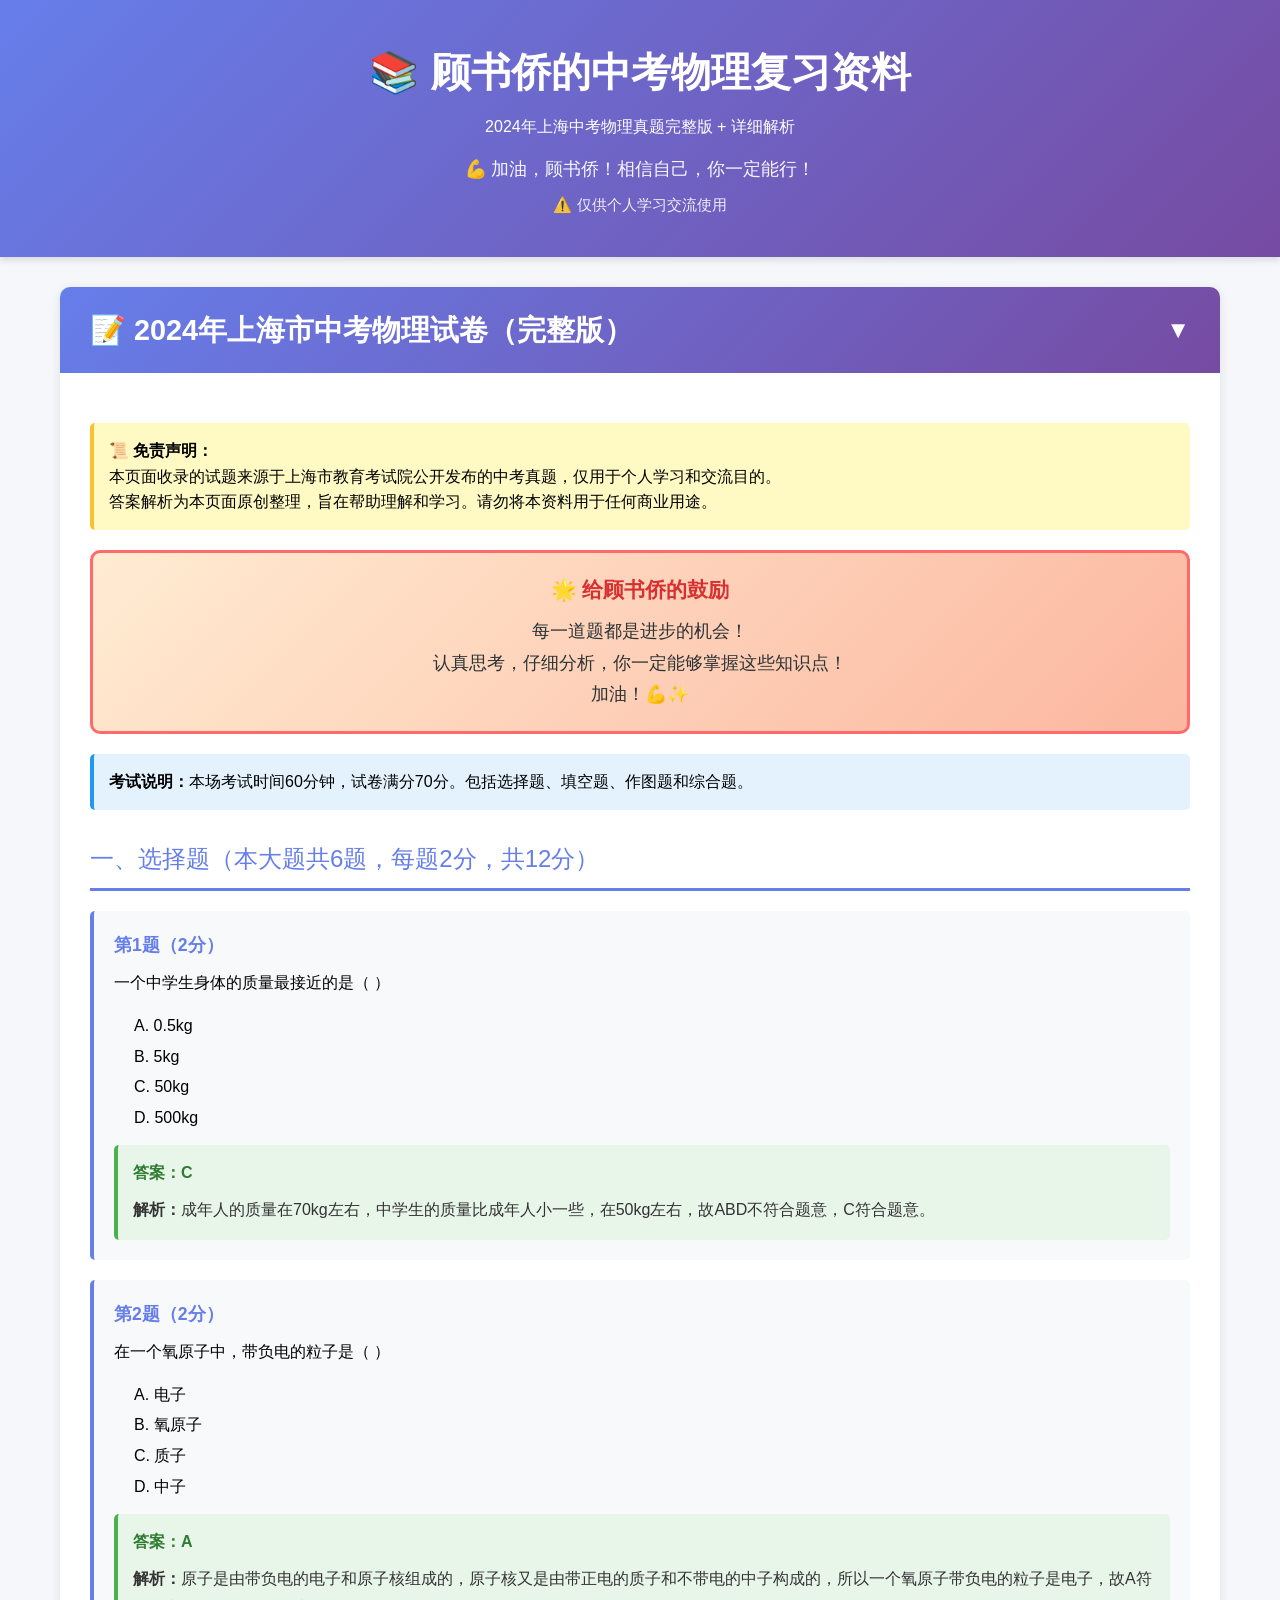
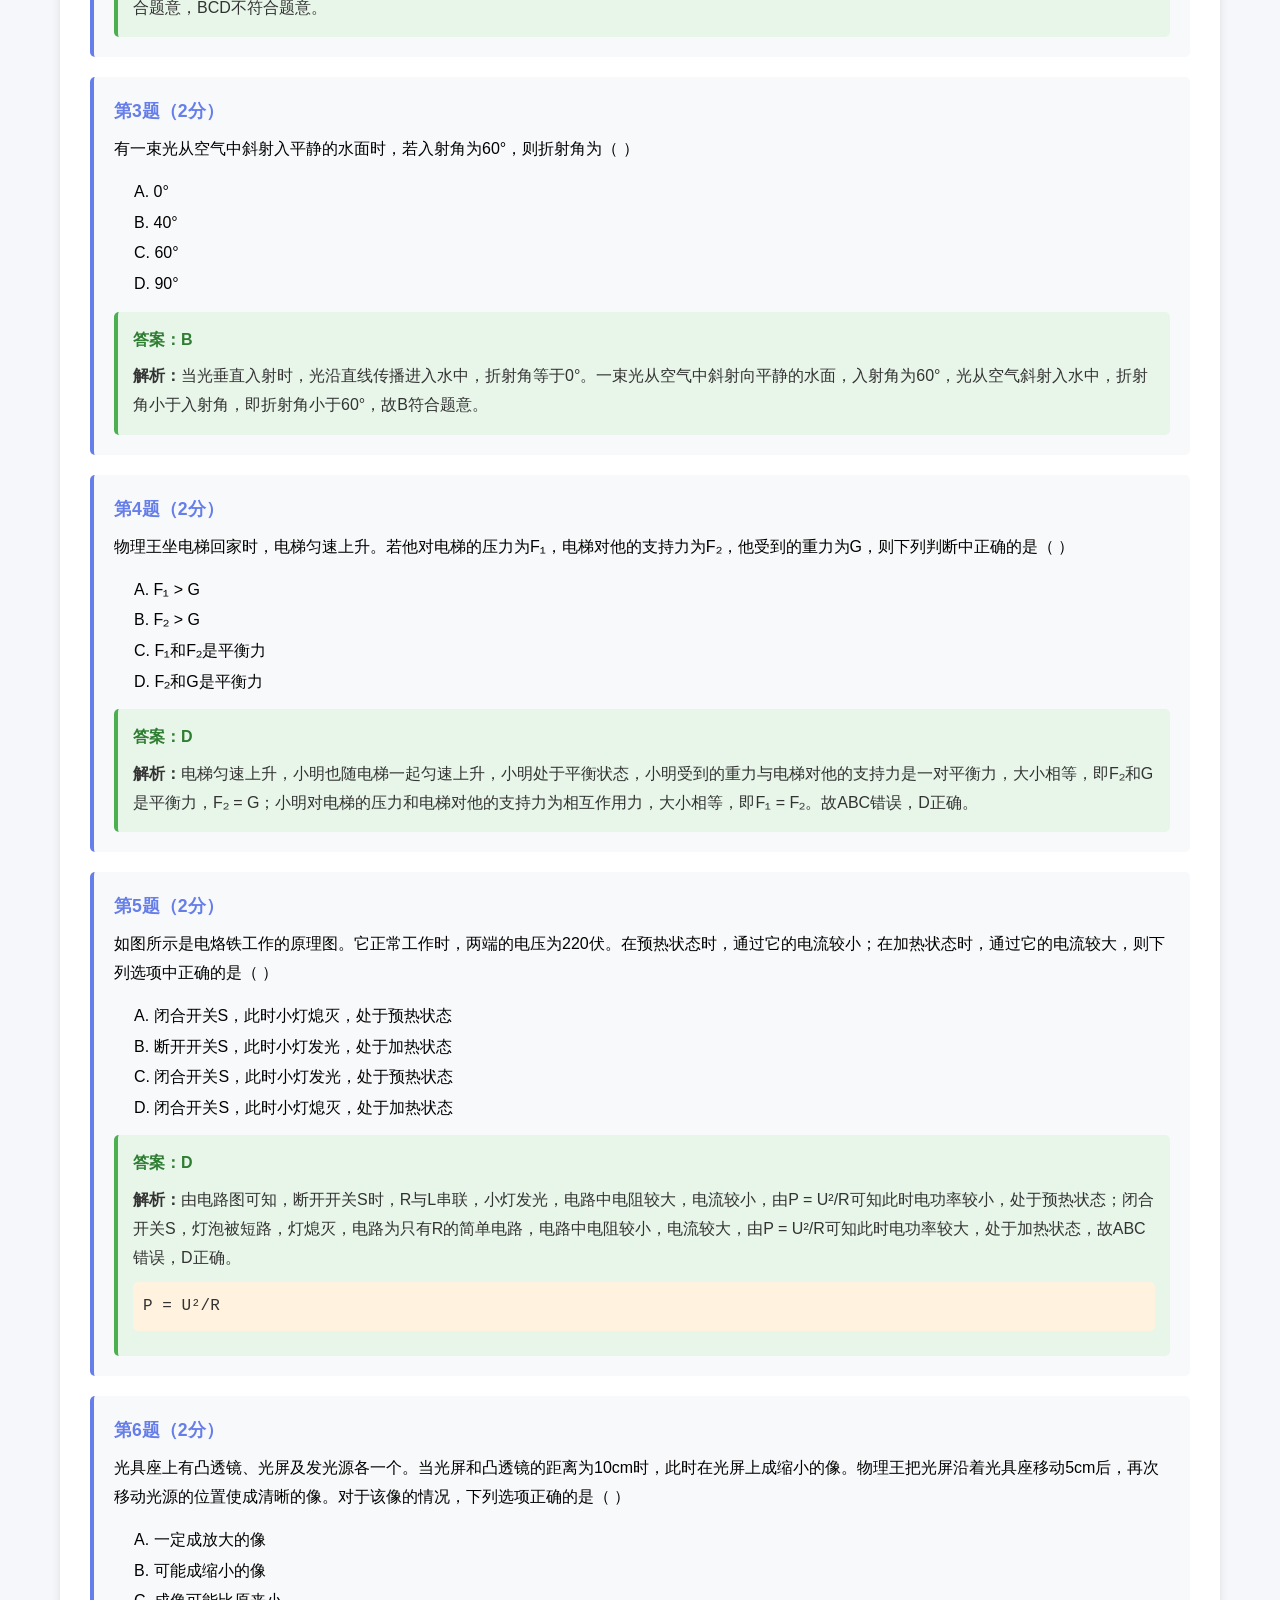
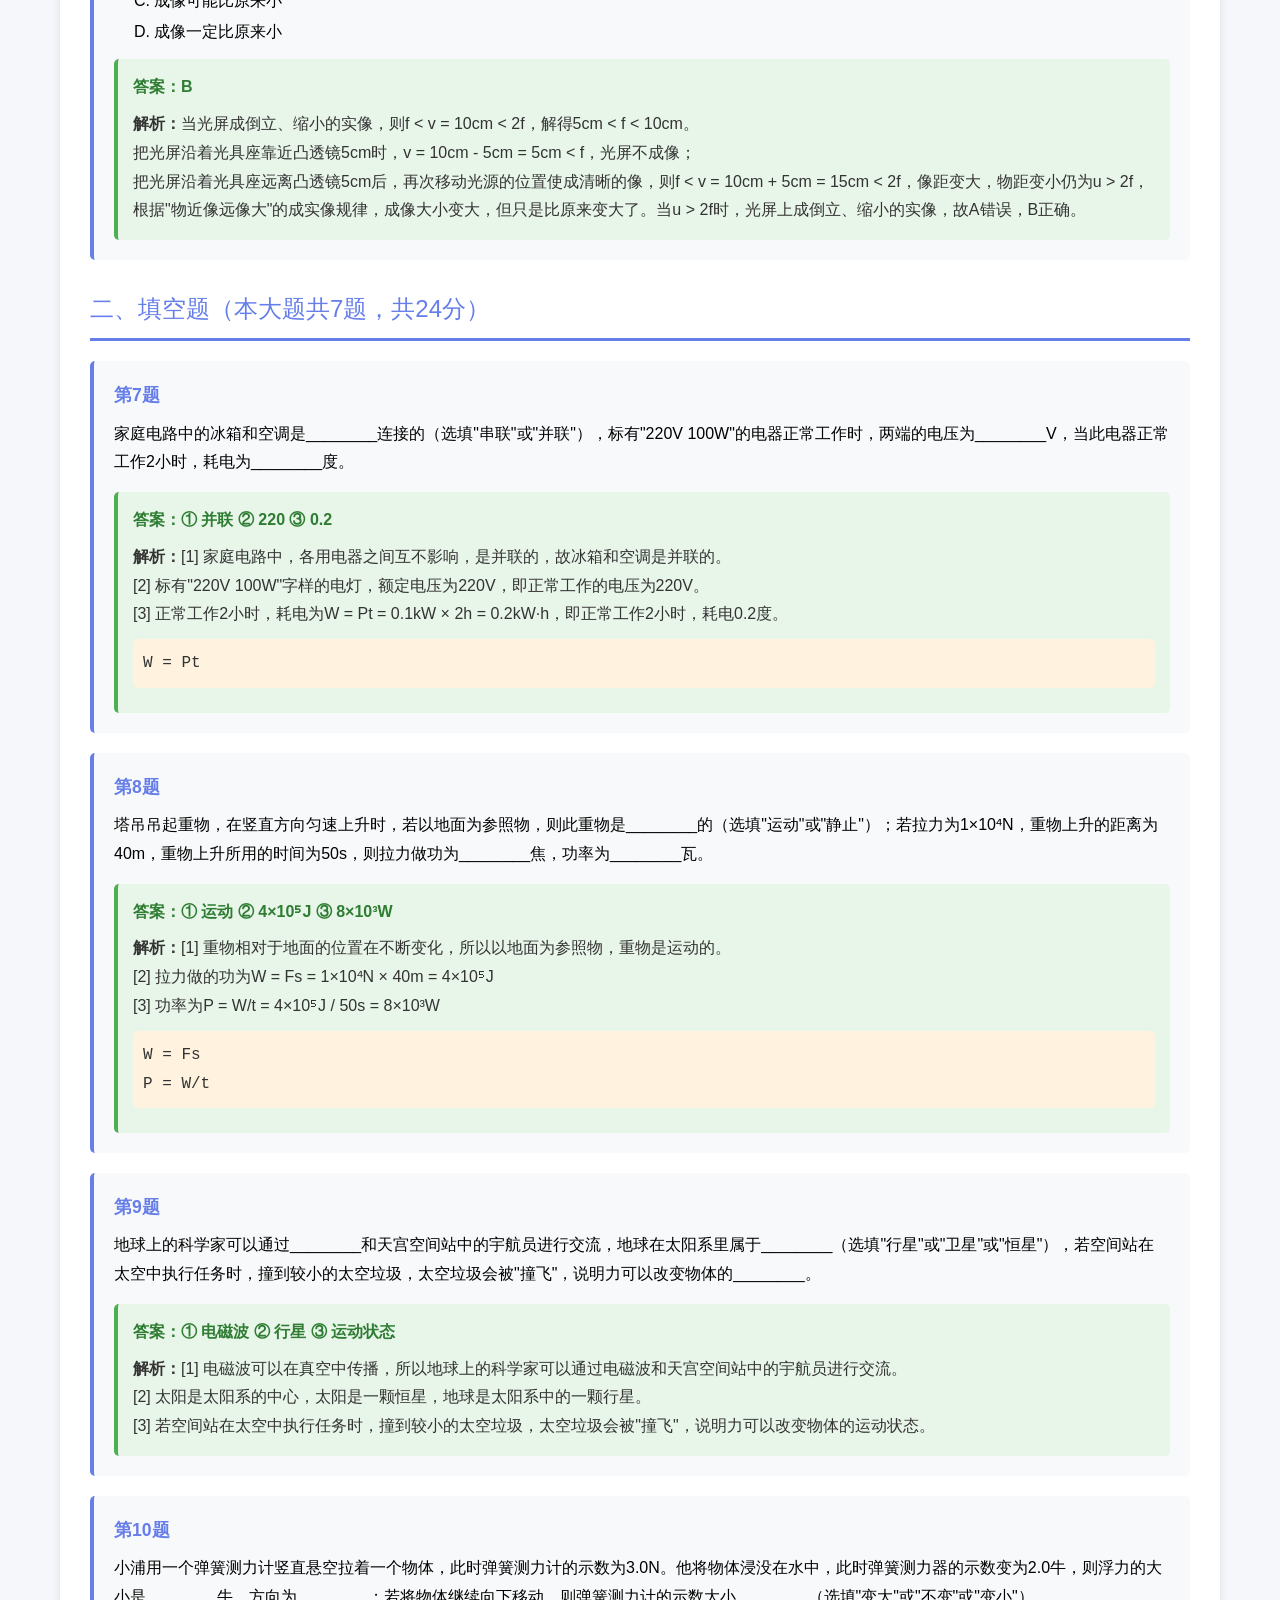
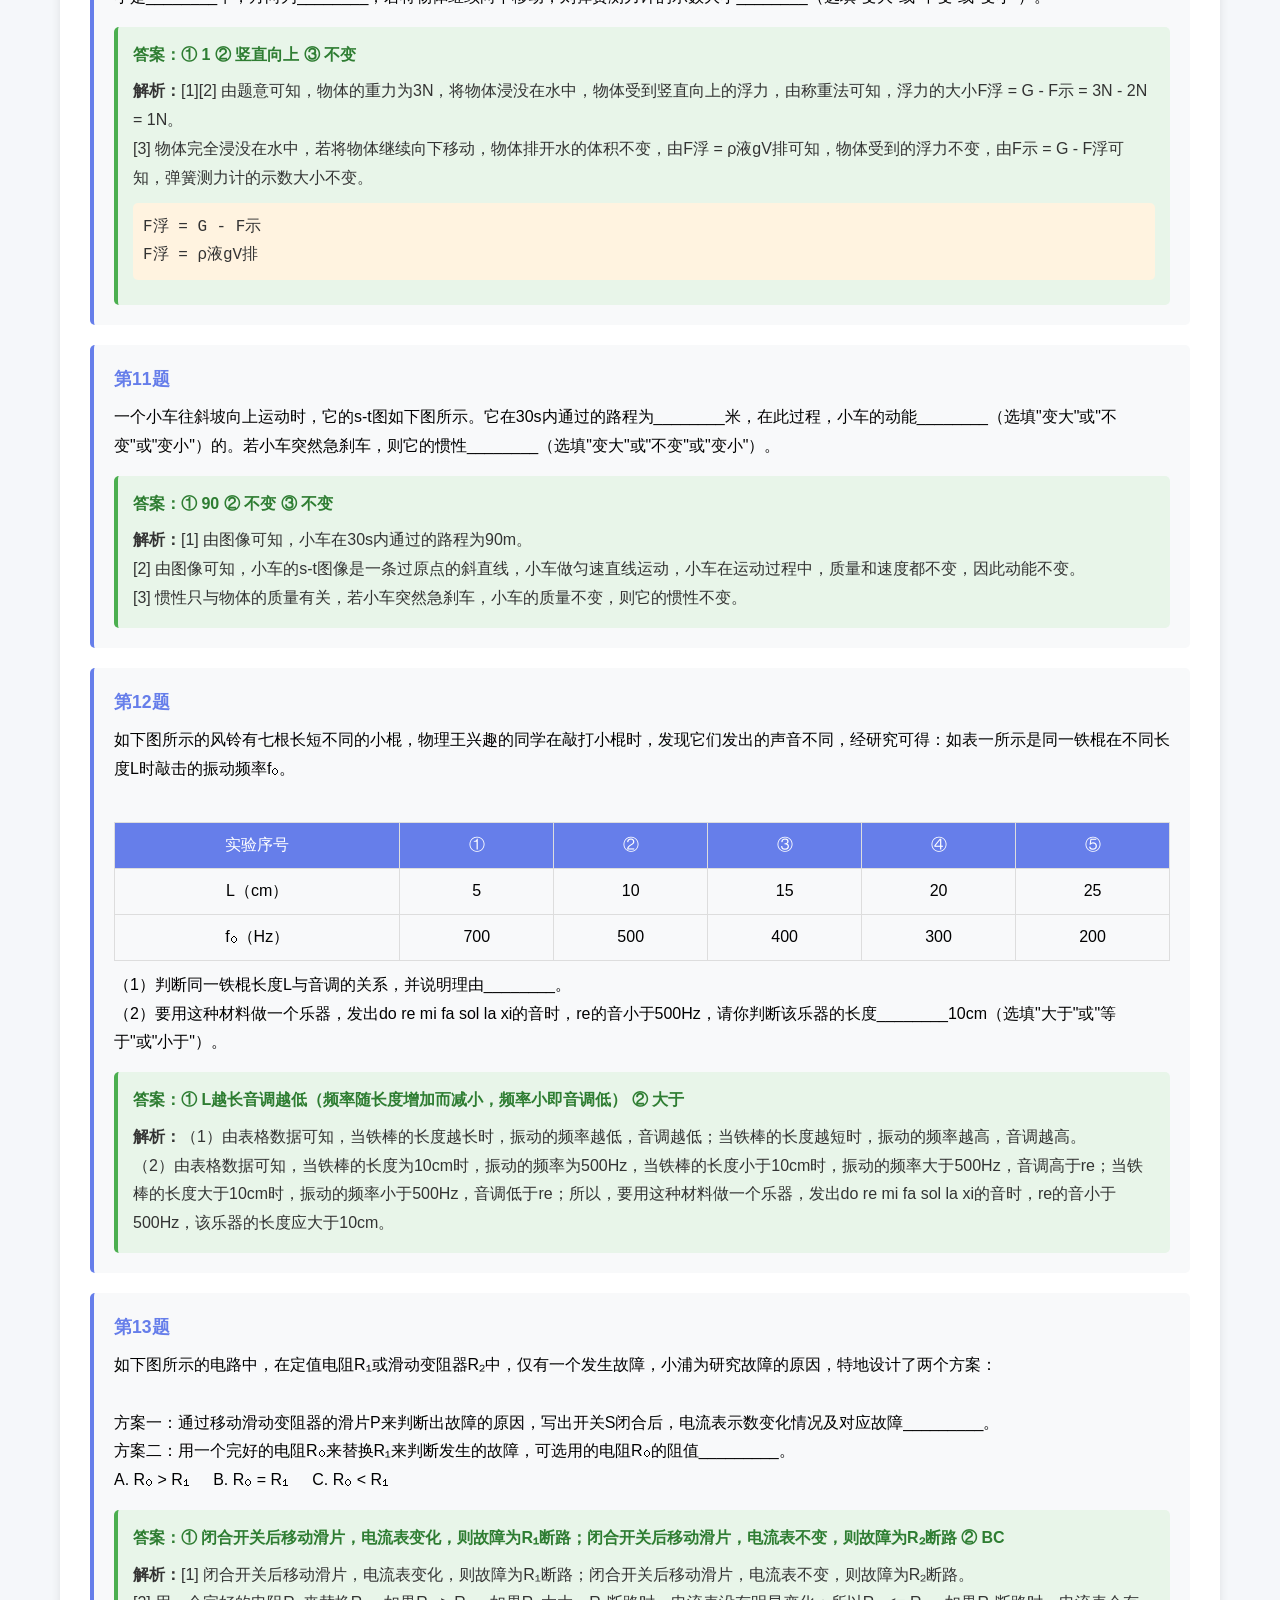
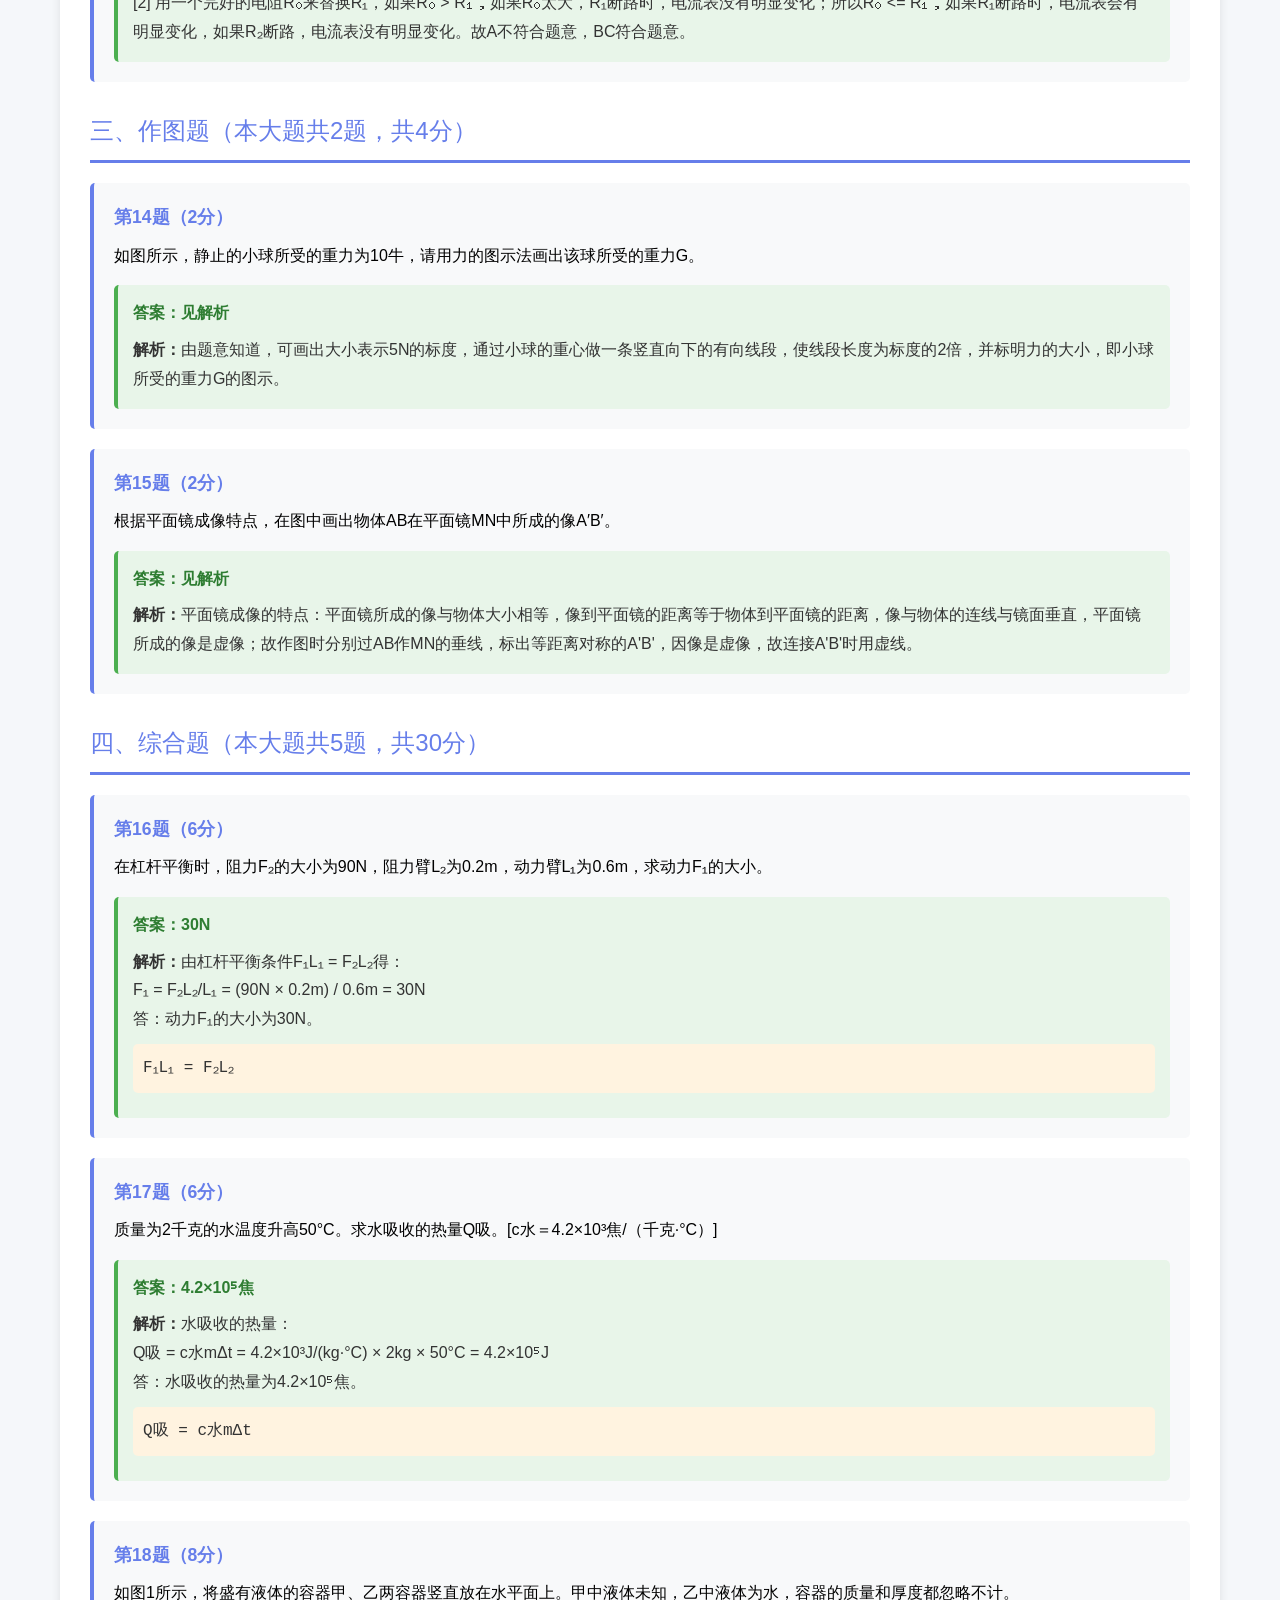
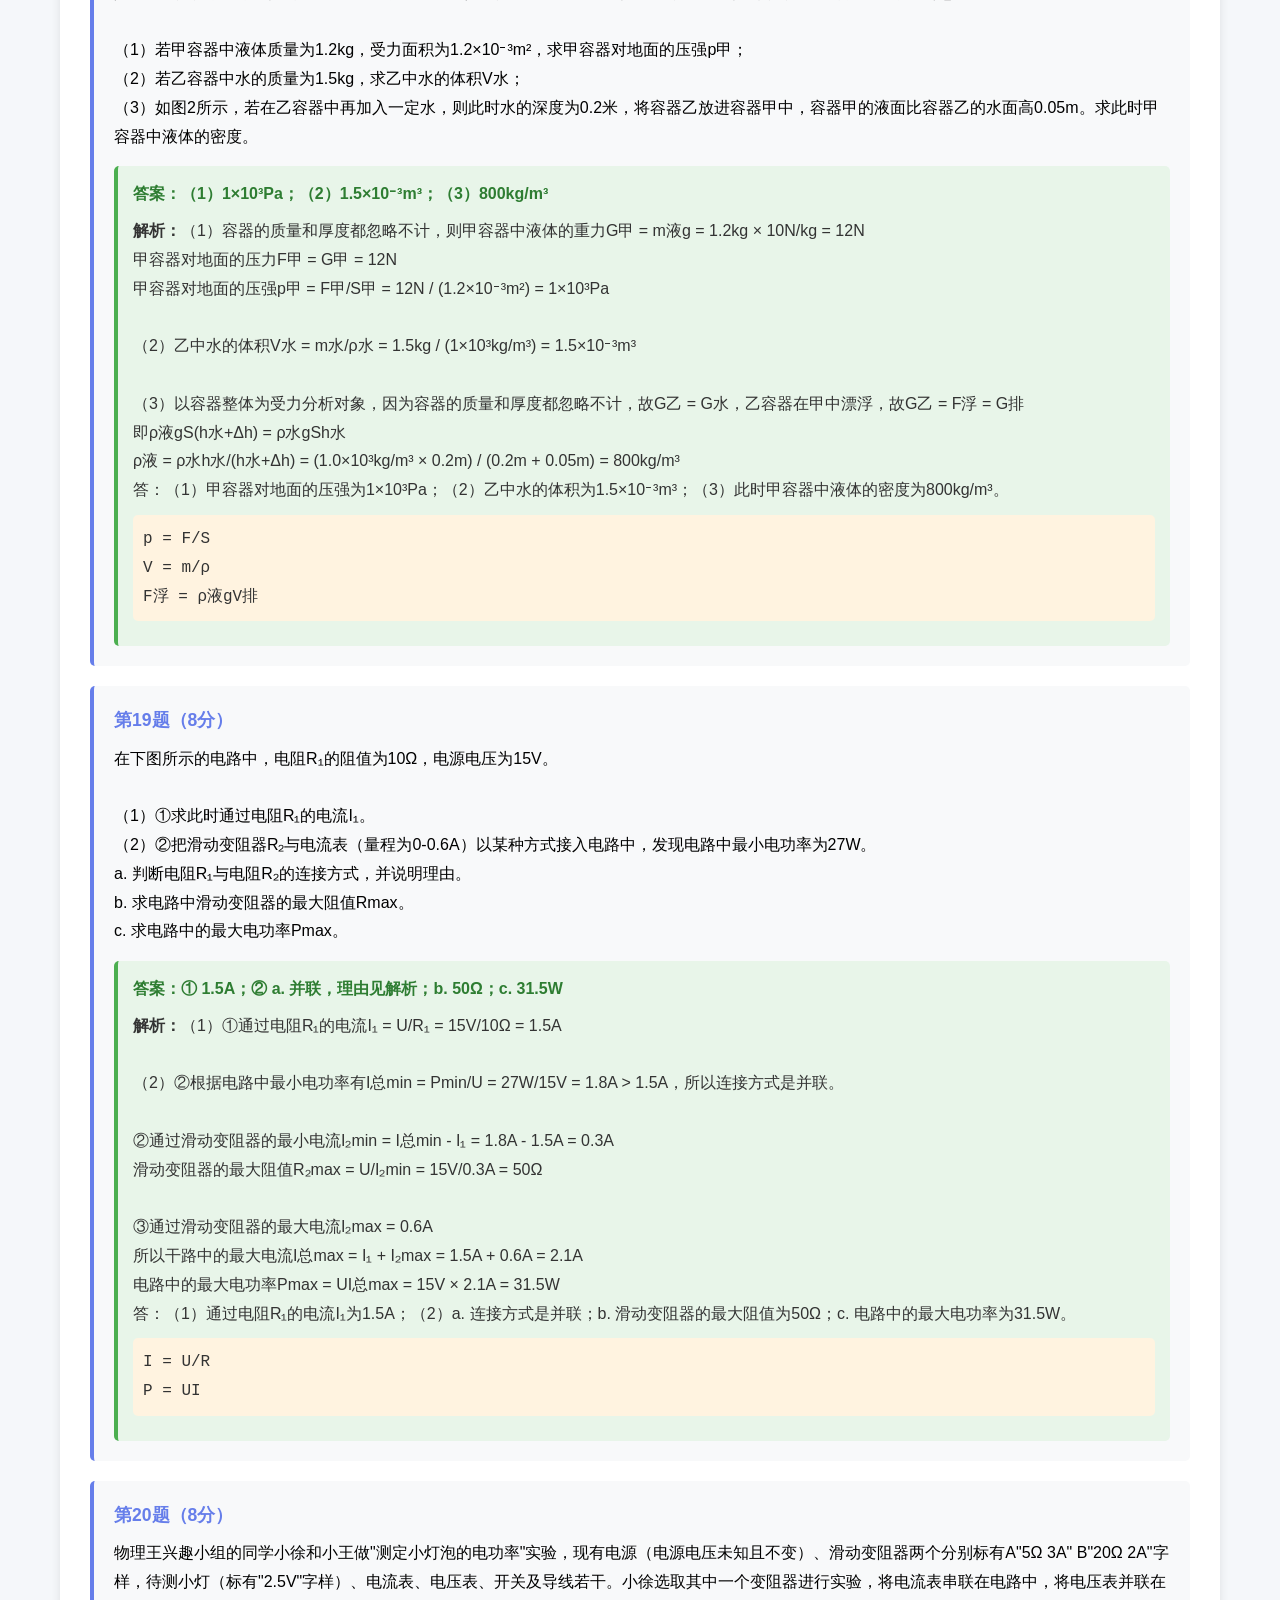
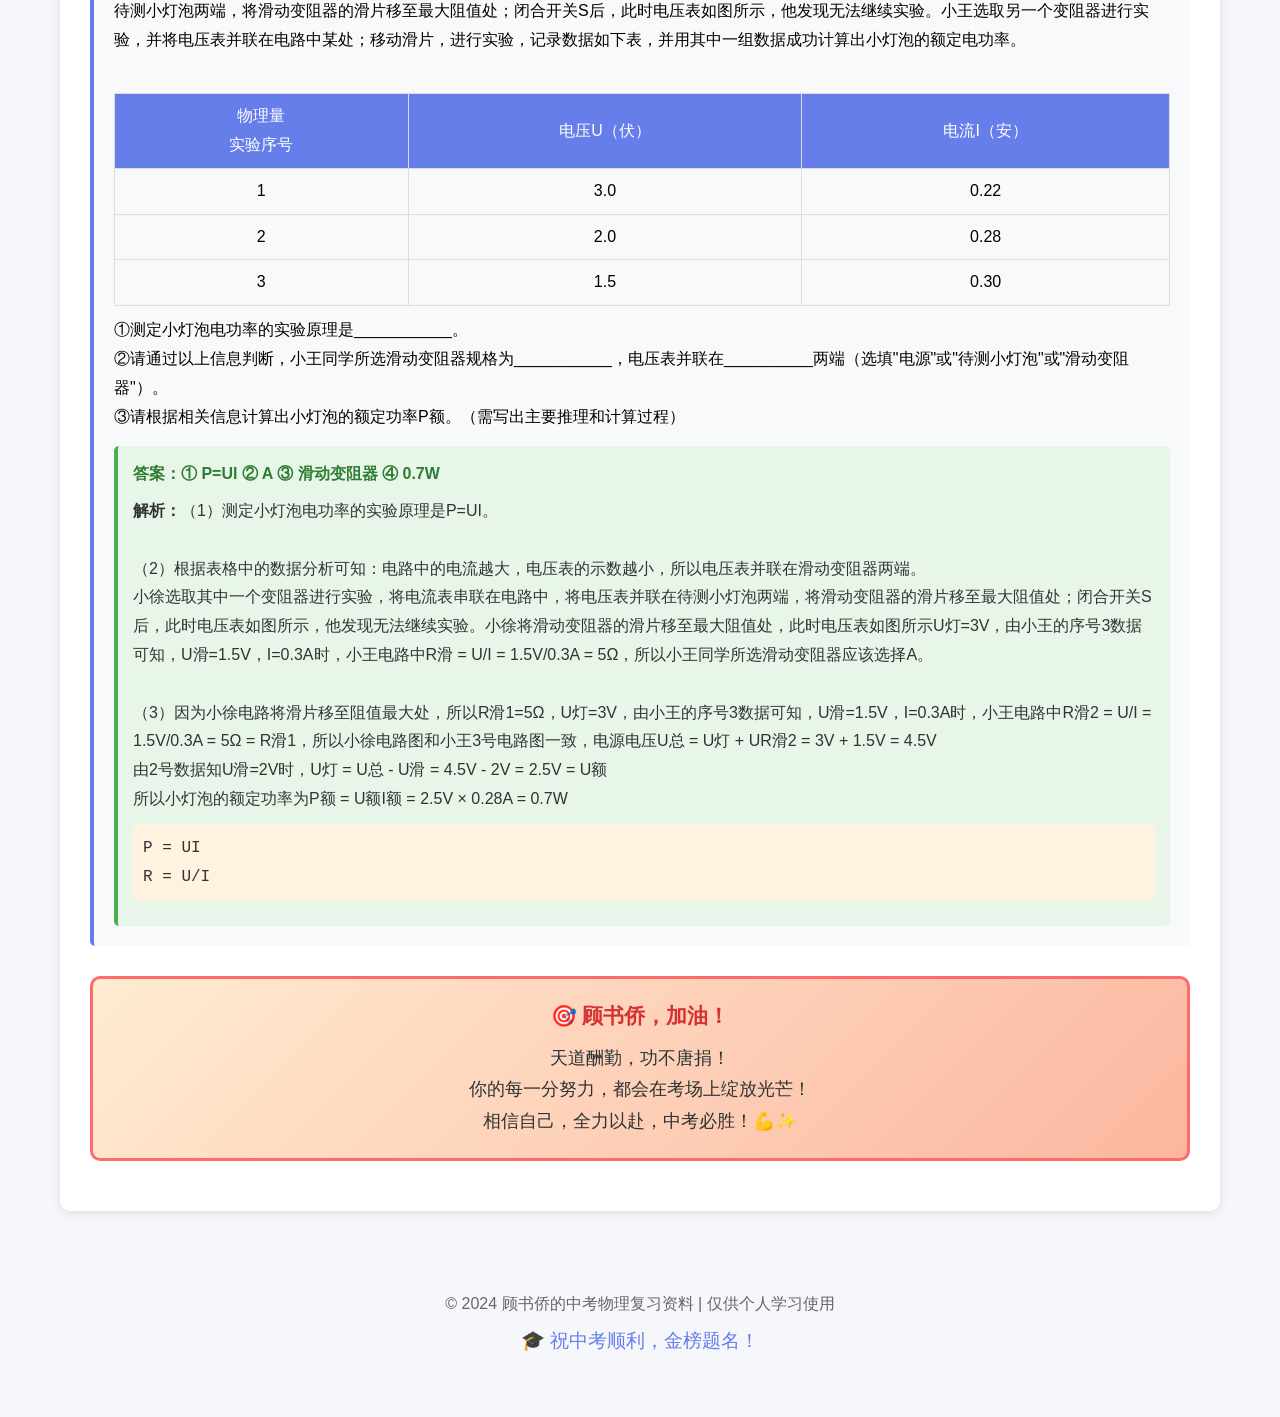
<file: shanghai-physics-2024-complete.html>
<!DOCTYPE html>
<html lang="zh-CN">
<head>
    <meta charset="UTF-8">
    <meta name="viewport" content="width=device-width, initial-scale=1.0">
    <title>顾书侨的中考物理复习资料</title>
    <style>
        * {
            margin: 0;
            padding: 0;
            box-sizing: border-box;
        }

        body {
            font-family: 'Microsoft YaHei', sans-serif;
            background: #f5f7fa;
            line-height: 1.6;
        }

        .header {
            background: linear-gradient(135deg, #667eea 0%, #764ba2 100%);
            color: white;
            padding: 40px 20px;
            text-align: center;
            box-shadow: 0 4px 6px rgba(0,0,0,0.1);
        }

        .header h1 {
            font-size: 2.5em;
            margin-bottom: 10px;
        }

        .container {
            max-width: 1200px;
            margin: 30px auto;
            padding: 0 20px;
        }

        .year-section {
            background: white;
            border-radius: 10px;
            margin-bottom: 30px;
            box-shadow: 0 2px 10px rgba(0,0,0,0.1);
            overflow: hidden;
        }

        .year-header {
            background: linear-gradient(135deg, #667eea 0%, #764ba2 100%);
            color: white;
            padding: 20px 30px;
            cursor: pointer;
            display: flex;
            justify-content: space-between;
            align-items: center;
            transition: all 0.3s;
        }

        .year-header:hover {
            opacity: 0.9;
        }

        .year-header h2 {
            font-size: 1.8em;
        }

        .year-content {
            padding: 30px;
            display: none;
        }

        .year-content.active {
            display: block;
        }

        .section-title {
            font-size: 1.5em;
            color: #667eea;
            margin: 30px 0 20px 0;
            padding-bottom: 10px;
            border-bottom: 3px solid #667eea;
        }

        .question-block {
            background: #f8f9fa;
            border-left: 4px solid #667eea;
            padding: 20px;
            margin-bottom: 20px;
            border-radius: 5px;
        }

        .question-number {
            font-weight: bold;
            color: #667eea;
            margin-bottom: 10px;
            font-size: 1.1em;
        }

        .question-text {
            margin-bottom: 15px;
            line-height: 1.8;
        }

        .options {
            margin: 10px 0;
            padding-left: 20px;
        }

        .options div {
            margin: 5px 0;
        }

        .answer-box {
            background: #e8f5e9;
            border-left: 4px solid #4caf50;
            padding: 15px;
            margin-top: 15px;
            border-radius: 5px;
        }

        .answer-title {
            font-weight: bold;
            color: #2e7d32;
            margin-bottom: 10px;
        }

        .solution {
            line-height: 1.8;
            color: #333;
        }

        .formula {
            background: #fff3e0;
            padding: 10px;
            margin: 10px 0;
            border-radius: 5px;
            font-family: 'Courier New', monospace;
        }

        .tip {
            background: #e3f2fd;
            border-left: 4px solid #2196f3;
            padding: 15px;
            margin: 20px 0;
            border-radius: 5px;
        }

        .note {
            background: #fff9c4;
            border-left: 4px solid #fbc02d;
            padding: 15px;
            margin: 20px 0;
            border-radius: 5px;
        }

        .footer {
            text-align: center;
            padding: 30px;
            color: #666;
            margin-top: 50px;
        }

        @media print {
            .year-content {
                display: block !important;
            }
            
            .year-header {
                cursor: default;
            }
        }

        .toggle-icon {
            font-size: 1.5em;
            transition: transform 0.3s;
        }

        .toggle-icon.rotate {
            transform: rotate(180deg);
        }

        .encouragement-box {
            background: linear-gradient(135deg, #ffecd2 0%, #fcb69f 100%);
            border: 3px solid #ff6b6b;
            padding: 20px;
            margin: 20px 0;
            border-radius: 10px;
            text-align: center;
        }

        .encouragement-box h3 {
            color: #d63031;
            margin-bottom: 10px;
            font-size: 1.3em;
        }

        .encouragement-box p {
            color: #2d3436;
            font-size: 1.1em;
            line-height: 1.8;
        }
    </style>
</head>
<body>
    <div class="header">
        <h1>📚 顾书侨的中考物理复习资料</h1>
        <p>2024年上海中考物理真题完整版 + 详细解析</p>
        <p style="font-size: 1.1em; margin-top: 15px; opacity: 0.95;">💪 加油，顾书侨！相信自己，你一定能行！</p>
        <p style="font-size: 0.95em; margin-top: 10px; opacity: 0.9;">⚠️ 仅供个人学习交流使用</p>
    </div>

    <div class="container">
        <!-- 2024年真题 -->
        <div class="year-section">
            <div class="year-header" onclick="toggleYear(this)">
                <h2>📝 2024年上海市中考物理试卷（完整版）</h2>
                <span class="toggle-icon">▼</span>
            </div>
            <div class="year-content active">
                <div class="note">
                    <strong>📜 免责声明：</strong><br>
                    本页面收录的试题来源于上海市教育考试院公开发布的中考真题，仅用于个人学习和交流目的。<br>
                    答案解析为本页面原创整理，旨在帮助理解和学习。请勿将本资料用于任何商业用途。
                </div>

                <div class="encouragement-box">
                    <h3>🌟 给顾书侨的鼓励</h3>
                    <p>每一道题都是进步的机会！<br>
                    认真思考，仔细分析，你一定能够掌握这些知识点！<br>
                    加油！💪✨</p>
                </div>

                <div class="tip">
                    <strong>考试说明：</strong>本场考试时间60分钟，试卷满分70分。包括选择题、填空题、作图题和综合题。
                </div>

                <!-- 一、选择题 -->
                <div class="section-title">一、选择题（本大题共6题，每题2分，共12分）</div>

                <div class="question-block">
                    <div class="question-number">第1题（2分）</div>
                    <div class="question-text">一个中学生身体的质量最接近的是（ ）</div>
                    <div class="options">
                        <div>A. 0.5kg</div>
                        <div>B. 5kg</div>
                        <div>C. 50kg</div>
                        <div>D. 500kg</div>
                    </div>
                    <div class="answer-box">
                        <div class="answer-title">答案：C</div>
                        <div class="solution">
                            <strong>解析：</strong>成年人的质量在70kg左右，中学生的质量比成年人小一些，在50kg左右，故ABD不符合题意，C符合题意。
                        </div>
                    </div>
                </div>

                <div class="question-block">
                    <div class="question-number">第2题（2分）</div>
                    <div class="question-text">在一个氧原子中，带负电的粒子是（ ）</div>
                    <div class="options">
                        <div>A. 电子</div>
                        <div>B. 氧原子</div>
                        <div>C. 质子</div>
                        <div>D. 中子</div>
                    </div>
                    <div class="answer-box">
                        <div class="answer-title">答案：A</div>
                        <div class="solution">
                            <strong>解析：</strong>原子是由带负电的电子和原子核组成的，原子核又是由带正电的质子和不带电的中子构成的，所以一个氧原子带负电的粒子是电子，故A符合题意，BCD不符合题意。
                        </div>
                    </div>
                </div>

                <div class="question-block">
                    <div class="question-number">第3题（2分）</div>
                    <div class="question-text">有一束光从空气中斜射入平静的水面时，若入射角为60°，则折射角为（ ）</div>
                    <div class="options">
                        <div>A. 0°</div>
                        <div>B. 40°</div>
                        <div>C. 60°</div>
                        <div>D. 90°</div>
                    </div>
                    <div class="answer-box">
                        <div class="answer-title">答案：B</div>
                        <div class="solution">
                            <strong>解析：</strong>当光垂直入射时，光沿直线传播进入水中，折射角等于0°。一束光从空气中斜射向平静的水面，入射角为60°，光从空气斜射入水中，折射角小于入射角，即折射角小于60°，故B符合题意。
                        </div>
                    </div>
                </div>

                <div class="question-block">
                    <div class="question-number">第4题（2分）</div>
                    <div class="question-text">物理王坐电梯回家时，电梯匀速上升。若他对电梯的压力为F₁，电梯对他的支持力为F₂，他受到的重力为G，则下列判断中正确的是（ ）</div>
                    <div class="options">
                        <div>A. F₁ > G</div>
                        <div>B. F₂ > G</div>
                        <div>C. F₁和F₂是平衡力</div>
                        <div>D. F₂和G是平衡力</div>
                    </div>
                    <div class="answer-box">
                        <div class="answer-title">答案：D</div>
                        <div class="solution">
                            <strong>解析：</strong>电梯匀速上升，小明也随电梯一起匀速上升，小明处于平衡状态，小明受到的重力与电梯对他的支持力是一对平衡力，大小相等，即F₂和G是平衡力，F₂ = G；小明对电梯的压力和电梯对他的支持力为相互作用力，大小相等，即F₁ = F₂。故ABC错误，D正确。
                        </div>
                    </div>
                </div>

                <div class="question-block">
                    <div class="question-number">第5题（2分）</div>
                    <div class="question-text">如图所示是电烙铁工作的原理图。它正常工作时，两端的电压为220伏。在预热状态时，通过它的电流较小；在加热状态时，通过它的电流较大，则下列选项中正确的是（ ）</div>
                    <div class="options">
                        <div>A. 闭合开关S，此时小灯熄灭，处于预热状态</div>
                        <div>B. 断开开关S，此时小灯发光，处于加热状态</div>
                        <div>C. 闭合开关S，此时小灯发光，处于预热状态</div>
                        <div>D. 闭合开关S，此时小灯熄灭，处于加热状态</div>
                    </div>
                    <div class="answer-box">
                        <div class="answer-title">答案：D</div>
                        <div class="solution">
                            <strong>解析：</strong>由电路图可知，断开开关S时，R与L串联，小灯发光，电路中电阻较大，电流较小，由P = U²/R可知此时电功率较小，处于预热状态；闭合开关S，灯泡被短路，灯熄灭，电路为只有R的简单电路，电路中电阻较小，电流较大，由P = U²/R可知此时电功率较大，处于加热状态，故ABC错误，D正确。
                            <div class="formula">P = U²/R</div>
                        </div>
                    </div>
                </div>

                <div class="question-block">
                    <div class="question-number">第6题（2分）</div>
                    <div class="question-text">光具座上有凸透镜、光屏及发光源各一个。当光屏和凸透镜的距离为10cm时，此时在光屏上成缩小的像。物理王把光屏沿着光具座移动5cm后，再次移动光源的位置使成清晰的像。对于该像的情况，下列选项正确的是（ ）</div>
                    <div class="options">
                        <div>A. 一定成放大的像</div>
                        <div>B. 可能成缩小的像</div>
                        <div>C. 成像可能比原来小</div>
                        <div>D. 成像一定比原来小</div>
                    </div>
                    <div class="answer-box">
                        <div class="answer-title">答案：B</div>
                        <div class="solution">
                            <strong>解析：</strong>当光屏成倒立、缩小的实像，则f < v = 10cm < 2f，解得5cm < f < 10cm。<br>
                            把光屏沿着光具座靠近凸透镜5cm时，v = 10cm - 5cm = 5cm < f，光屏不成像；<br>
                            把光屏沿着光具座远离凸透镜5cm后，再次移动光源的位置使成清晰的像，则f < v = 10cm + 5cm = 15cm < 2f，像距变大，物距变小仍为u > 2f，根据"物近像远像大"的成实像规律，成像大小变大，但只是比原来变大了。当u > 2f时，光屏上成倒立、缩小的实像，故A错误，B正确。
                        </div>
                    </div>
                </div>

                <!-- 二、填空题 -->
                <div class="section-title">二、填空题（本大题共7题，共24分）</div>

                <div class="question-block">
                    <div class="question-number">第7题</div>
                    <div class="question-text">家庭电路中的冰箱和空调是________连接的（选填"串联"或"并联"），标有"220V 100W"的电器正常工作时，两端的电压为________V，当此电器正常工作2小时，耗电为________度。</div>
                    <div class="answer-box">
                        <div class="answer-title">答案：① 并联 ② 220 ③ 0.2</div>
                        <div class="solution">
                            <strong>解析：</strong>[1] 家庭电路中，各用电器之间互不影响，是并联的，故冰箱和空调是并联的。<br>
                            [2] 标有"220V 100W"字样的电灯，额定电压为220V，即正常工作的电压为220V。<br>
                            [3] 正常工作2小时，耗电为W = Pt = 0.1kW × 2h = 0.2kW·h，即正常工作2小时，耗电0.2度。
                            <div class="formula">W = Pt</div>
                        </div>
                    </div>
                </div>

                <div class="question-block">
                    <div class="question-number">第8题</div>
                    <div class="question-text">塔吊吊起重物，在竖直方向匀速上升时，若以地面为参照物，则此重物是________的（选填"运动"或"静止"）；若拉力为1×10⁴N，重物上升的距离为40m，重物上升所用的时间为50s，则拉力做功为________焦，功率为________瓦。</div>
                    <div class="answer-box">
                        <div class="answer-title">答案：① 运动 ② 4×10⁵J ③ 8×10³W</div>
                        <div class="solution">
                            <strong>解析：</strong>[1] 重物相对于地面的位置在不断变化，所以以地面为参照物，重物是运动的。<br>
                            [2] 拉力做的功为W = Fs = 1×10⁴N × 40m = 4×10⁵J<br>
                            [3] 功率为P = W/t = 4×10⁵J / 50s = 8×10³W
                            <div class="formula">W = Fs<br>P = W/t</div>
                        </div>
                    </div>
                </div>

                <div class="question-block">
                    <div class="question-number">第9题</div>
                    <div class="question-text">地球上的科学家可以通过________和天宫空间站中的宇航员进行交流，地球在太阳系里属于________（选填"行星"或"卫星"或"恒星"），若空间站在太空中执行任务时，撞到较小的太空垃圾，太空垃圾会被"撞飞"，说明力可以改变物体的________。</div>
                    <div class="answer-box">
                        <div class="answer-title">答案：① 电磁波 ② 行星 ③ 运动状态</div>
                        <div class="solution">
                            <strong>解析：</strong>[1] 电磁波可以在真空中传播，所以地球上的科学家可以通过电磁波和天宫空间站中的宇航员进行交流。<br>
                            [2] 太阳是太阳系的中心，太阳是一颗恒星，地球是太阳系中的一颗行星。<br>
                            [3] 若空间站在太空中执行任务时，撞到较小的太空垃圾，太空垃圾会被"撞飞"，说明力可以改变物体的运动状态。
                        </div>
                    </div>
                </div>

                <div class="question-block">
                    <div class="question-number">第10题</div>
                    <div class="question-text">小浦用一个弹簧测力计竖直悬空拉着一个物体，此时弹簧测力计的示数为3.0N。他将物体浸没在水中，此时弹簧测力器的示数变为2.0牛，则浮力的大小是________牛，方向为________；若将物体继续向下移动，则弹簧测力计的示数大小________（选填"变大"或"不变"或"变小"）。</div>
                    <div class="answer-box">
                        <div class="answer-title">答案：① 1 ② 竖直向上 ③ 不变</div>
                        <div class="solution">
                            <strong>解析：</strong>[1][2] 由题意可知，物体的重力为3N，将物体浸没在水中，物体受到竖直向上的浮力，由称重法可知，浮力的大小F浮 = G - F示 = 3N - 2N = 1N。<br>
                            [3] 物体完全浸没在水中，若将物体继续向下移动，物体排开水的体积不变，由F浮 = ρ液gV排可知，物体受到的浮力不变，由F示 = G - F浮可知，弹簧测力计的示数大小不变。
                            <div class="formula">F浮 = G - F示<br>F浮 = ρ液gV排</div>
                        </div>
                    </div>
                </div>

                <div class="question-block">
                    <div class="question-number">第11题</div>
                    <div class="question-text">一个小车往斜坡向上运动时，它的s-t图如下图所示。它在30s内通过的路程为________米，在此过程，小车的动能________（选填"变大"或"不变"或"变小"）的。若小车突然急刹车，则它的惯性________（选填"变大"或"不变"或"变小"）。</div>
                    <div class="answer-box">
                        <div class="answer-title">答案：① 90 ② 不变 ③ 不变</div>
                        <div class="solution">
                            <strong>解析：</strong>[1] 由图像可知，小车在30s内通过的路程为90m。<br>
                            [2] 由图像可知，小车的s-t图像是一条过原点的斜直线，小车做匀速直线运动，小车在运动过程中，质量和速度都不变，因此动能不变。<br>
                            [3] 惯性只与物体的质量有关，若小车突然急刹车，小车的质量不变，则它的惯性不变。
                        </div>
                    </div>
                </div>

                <div class="question-block">
                    <div class="question-number">第12题</div>
                    <div class="question-text">
                        如下图所示的风铃有七根长短不同的小棍，物理王兴趣的同学在敲打小棍时，发现它们发出的声音不同，经研究可得：如表一所示是同一铁棍在不同长度L时敲击的振动频率f₀。<br><br>
                        <table style="border-collapse: collapse; width: 100%; margin: 10px 0;">
                            <tr style="background: #667eea; color: white;">
                                <td style="border: 1px solid #ddd; padding: 8px; text-align: center;">实验序号</td>
                                <td style="border: 1px solid #ddd; padding: 8px; text-align: center;">①</td>
                                <td style="border: 1px solid #ddd; padding: 8px; text-align: center;">②</td>
                                <td style="border: 1px solid #ddd; padding: 8px; text-align: center;">③</td>
                                <td style="border: 1px solid #ddd; padding: 8px; text-align: center;">④</td>
                                <td style="border: 1px solid #ddd; padding: 8px; text-align: center;">⑤</td>
                            </tr>
                            <tr>
                                <td style="border: 1px solid #ddd; padding: 8px; text-align: center;">L（cm）</td>
                                <td style="border: 1px solid #ddd; padding: 8px; text-align: center;">5</td>
                                <td style="border: 1px solid #ddd; padding: 8px; text-align: center;">10</td>
                                <td style="border: 1px solid #ddd; padding: 8px; text-align: center;">15</td>
                                <td style="border: 1px solid #ddd; padding: 8px; text-align: center;">20</td>
                                <td style="border: 1px solid #ddd; padding: 8px; text-align: center;">25</td>
                            </tr>
                            <tr>
                                <td style="border: 1px solid #ddd; padding: 8px; text-align: center;">f₀（Hz）</td>
                                <td style="border: 1px solid #ddd; padding: 8px; text-align: center;">700</td>
                                <td style="border: 1px solid #ddd; padding: 8px; text-align: center;">500</td>
                                <td style="border: 1px solid #ddd; padding: 8px; text-align: center;">400</td>
                                <td style="border: 1px solid #ddd; padding: 8px; text-align: center;">300</td>
                                <td style="border: 1px solid #ddd; padding: 8px; text-align: center;">200</td>
                            </tr>
                        </table>
                        （1）判断同一铁棍长度L与音调的关系，并说明理由________。<br>
                        （2）要用这种材料做一个乐器，发出do re mi fa sol la xi的音时，re的音小于500Hz，请你判断该乐器的长度________10cm（选填"大于"或"等于"或"小于"）。
                    </div>
                    <div class="answer-box">
                        <div class="answer-title">答案：① L越长音调越低（频率随长度增加而减小，频率小即音调低） ② 大于</div>
                        <div class="solution">
                            <strong>解析：</strong>（1）由表格数据可知，当铁棒的长度越长时，振动的频率越低，音调越低；当铁棒的长度越短时，振动的频率越高，音调越高。<br>
                            （2）由表格数据可知，当铁棒的长度为10cm时，振动的频率为500Hz，当铁棒的长度小于10cm时，振动的频率大于500Hz，音调高于re；当铁棒的长度大于10cm时，振动的频率小于500Hz，音调低于re；所以，要用这种材料做一个乐器，发出do re mi fa sol la xi的音时，re的音小于500Hz，该乐器的长度应大于10cm。
                        </div>
                    </div>
                </div>

                <div class="question-block">
                    <div class="question-number">第13题</div>
                    <div class="question-text">
                        如下图所示的电路中，在定值电阻R₁或滑动变阻器R₂中，仅有一个发生故障，小浦为研究故障的原因，特地设计了两个方案：<br><br>
                        方案一：通过移动滑动变阻器的滑片P来判断出故障的原因，写出开关S闭合后，电流表示数变化情况及对应故障_________。<br>
                        方案二：用一个完好的电阻R₀来替换R₁来判断发生的故障，可选用的电阻R₀的阻值_________。<br>
                        A. R₀ > R₁ &nbsp;&nbsp;&nbsp; B. R₀ = R₁ &nbsp;&nbsp;&nbsp; C. R₀ < R₁
                    </div>
                    <div class="answer-box">
                        <div class="answer-title">答案：① 闭合开关后移动滑片，电流表变化，则故障为R₁断路；闭合开关后移动滑片，电流表不变，则故障为R₂断路 ② BC</div>
                        <div class="solution">
                            <strong>解析：</strong>[1] 闭合开关后移动滑片，电流表变化，则故障为R₁断路；闭合开关后移动滑片，电流表不变，则故障为R₂断路。<br>
                            [2] 用一个完好的电阻R₀来替换R₁，如果R₀ > R₁，如果R₀太大，R₁断路时，电流表没有明显变化；所以R₀ <= R₁，如果R₁断路时，电流表会有明显变化，如果R₂断路，电流表没有明显变化。故A不符合题意，BC符合题意。
                        </div>
                    </div>
                </div>

                <!-- 三、作图题 -->
                <div class="section-title">三、作图题（本大题共2题，共4分）</div>

                <div class="question-block">
                    <div class="question-number">第14题（2分）</div>
                    <div class="question-text">如图所示，静止的小球所受的重力为10牛，请用力的图示法画出该球所受的重力G。</div>
                    <div class="answer-box">
                        <div class="answer-title">答案：见解析</div>
                        <div class="solution">
                            <strong>解析：</strong>由题意知道，可画出大小表示5N的标度，通过小球的重心做一条竖直向下的有向线段，使线段长度为标度的2倍，并标明力的大小，即小球所受的重力G的图示。
                        </div>
                    </div>
                </div>

                <div class="question-block">
                    <div class="question-number">第15题（2分）</div>
                    <div class="question-text">根据平面镜成像特点，在图中画出物体AB在平面镜MN中所成的像A′B′。</div>
                    <div class="answer-box">
                        <div class="answer-title">答案：见解析</div>
                        <div class="solution">
                            <strong>解析：</strong>平面镜成像的特点：平面镜所成的像与物体大小相等，像到平面镜的距离等于物体到平面镜的距离，像与物体的连线与镜面垂直，平面镜所成的像是虚像；故作图时分别过AB作MN的垂线，标出等距离对称的A'B'，因像是虚像，故连接A'B'时用虚线。
                        </div>
                    </div>
                </div>

                <!-- 四、综合题 -->
                <div class="section-title">四、综合题（本大题共5题，共30分）</div>

                <div class="question-block">
                    <div class="question-number">第16题（6分）</div>
                    <div class="question-text">在杠杆平衡时，阻力F₂的大小为90N，阻力臂L₂为0.2m，动力臂L₁为0.6m，求动力F₁的大小。</div>
                    <div class="answer-box">
                        <div class="answer-title">答案：30N</div>
                        <div class="solution">
                            <strong>解析：</strong>由杠杆平衡条件F₁L₁ = F₂L₂得：<br>
                            F₁ = F₂L₂/L₁ = (90N × 0.2m) / 0.6m = 30N<br>
                            答：动力F₁的大小为30N。
                            <div class="formula">F₁L₁ = F₂L₂</div>
                        </div>
                    </div>
                </div>

                <div class="question-block">
                    <div class="question-number">第17题（6分）</div>
                    <div class="question-text">质量为2千克的水温度升高50°C。求水吸收的热量Q吸。[c水＝4.2×10³焦/（千克·°C）]</div>
                    <div class="answer-box">
                        <div class="answer-title">答案：4.2×10⁵焦</div>
                        <div class="solution">
                            <strong>解析：</strong>水吸收的热量：<br>
                            Q吸 = c水mΔt = 4.2×10³J/(kg·°C) × 2kg × 50°C = 4.2×10⁵J<br>
                            答：水吸收的热量为4.2×10⁵焦。
                            <div class="formula">Q吸 = c水mΔt</div>
                        </div>
                    </div>
                </div>

                <div class="question-block">
                    <div class="question-number">第18题（8分）</div>
                    <div class="question-text">
                        如图1所示，将盛有液体的容器甲、乙两容器竖直放在水平面上。甲中液体未知，乙中液体为水，容器的质量和厚度都忽略不计。<br><br>
                        （1）若甲容器中液体质量为1.2kg，受力面积为1.2×10⁻³m²，求甲容器对地面的压强p甲；<br>
                        （2）若乙容器中水的质量为1.5kg，求乙中水的体积V水；<br>
                        （3）如图2所示，若在乙容器中再加入一定水，则此时水的深度为0.2米，将容器乙放进容器甲中，容器甲的液面比容器乙的水面高0.05m。求此时甲容器中液体的密度。
                    </div>
                    <div class="answer-box">
                        <div class="answer-title">答案：（1）1×10³Pa；（2）1.5×10⁻³m³；（3）800kg/m³</div>
                        <div class="solution">
                            <strong>解析：</strong>（1）容器的质量和厚度都忽略不计，则甲容器中液体的重力G甲 = m液g = 1.2kg × 10N/kg = 12N<br>
                            甲容器对地面的压力F甲 = G甲 = 12N<br>
                            甲容器对地面的压强p甲 = F甲/S甲 = 12N / (1.2×10⁻³m²) = 1×10³Pa<br><br>
                            
                            （2）乙中水的体积V水 = m水/ρ水 = 1.5kg / (1×10³kg/m³) = 1.5×10⁻³m³<br><br>
                            
                            （3）以容器整体为受力分析对象，因为容器的质量和厚度都忽略不计，故G乙 = G水，乙容器在甲中漂浮，故G乙 = F浮 = G排<br>
                            即ρ液gS(h水+Δh) = ρ水gSh水<br>
                            ρ液 = ρ水h水/(h水+Δh) = (1.0×10³kg/m³ × 0.2m) / (0.2m + 0.05m) = 800kg/m³<br>
                            答：（1）甲容器对地面的压强为1×10³Pa；（2）乙中水的体积为1.5×10⁻³m³；（3）此时甲容器中液体的密度为800kg/m³。
                            <div class="formula">p = F/S<br>V = m/ρ<br>F浮 = ρ液gV排</div>
                        </div>
                    </div>
                </div>

                <div class="question-block">
                    <div class="question-number">第19题（8分）</div>
                    <div class="question-text">
                        在下图所示的电路中，电阻R₁的阻值为10Ω，电源电压为15V。<br><br>
                        （1）①求此时通过电阻R₁的电流I₁。<br>
                        （2）②把滑动变阻器R₂与电流表（量程为0-0.6A）以某种方式接入电路中，发现电路中最小电功率为27W。<br>
                        a. 判断电阻R₁与电阻R₂的连接方式，并说明理由。<br>
                        b. 求电路中滑动变阻器的最大阻值Rmax。<br>
                        c. 求电路中的最大电功率Pmax。
                    </div>
                    <div class="answer-box">
                        <div class="answer-title">答案：① 1.5A；② a. 并联，理由见解析；b. 50Ω；c. 31.5W</div>
                        <div class="solution">
                            <strong>解析：</strong>（1）①通过电阻R₁的电流I₁ = U/R₁ = 15V/10Ω = 1.5A<br><br>
                            
                            （2）②根据电路中最小电功率有I总min = Pmin/U = 27W/15V = 1.8A > 1.5A，所以连接方式是并联。<br><br>
                            
                            ②通过滑动变阻器的最小电流I₂min = I总min - I₁ = 1.8A - 1.5A = 0.3A<br>
                            滑动变阻器的最大阻值R₂max = U/I₂min = 15V/0.3A = 50Ω<br><br>
                            
                            ③通过滑动变阻器的最大电流I₂max = 0.6A<br>
                            所以干路中的最大电流I总max = I₁ + I₂max = 1.5A + 0.6A = 2.1A<br>
                            电路中的最大电功率Pmax = UI总max = 15V × 2.1A = 31.5W<br>
                            答：（1）通过电阻R₁的电流I₁为1.5A；（2）a. 连接方式是并联；b. 滑动变阻器的最大阻值为50Ω；c. 电路中的最大电功率为31.5W。
                            <div class="formula">I = U/R<br>P = UI</div>
                        </div>
                    </div>
                </div>

                <div class="question-block">
                    <div class="question-number">第20题（8分）</div>
                    <div class="question-text">
                        物理王兴趣小组的同学小徐和小王做"测定小灯泡的电功率"实验，现有电源（电源电压未知且不变）、滑动变阻器两个分别标有A"5Ω 3A" B"20Ω 2A"字样，待测小灯（标有"2.5V"字样）、电流表、电压表、开关及导线若干。小徐选取其中一个变阻器进行实验，将电流表串联在电路中，将电压表并联在待测小灯泡两端，将滑动变阻器的滑片移至最大阻值处；闭合开关S后，此时电压表如图所示，他发现无法继续实验。小王选取另一个变阻器进行实验，并将电压表并联在电路中某处；移动滑片，进行实验，记录数据如下表，并用其中一组数据成功计算出小灯泡的额定电功率。<br><br>
                        
                        <table style="border-collapse: collapse; width: 100%; margin: 10px 0;">
                            <tr style="background: #667eea; color: white;">
                                <td style="border: 1px solid #ddd; padding: 8px; text-align: center;">物理量<br>实验序号</td>
                                <td style="border: 1px solid #ddd; padding: 8px; text-align: center;">电压U（伏）</td>
                                <td style="border: 1px solid #ddd; padding: 8px; text-align: center;">电流I（安）</td>
                            </tr>
                            <tr>
                                <td style="border: 1px solid #ddd; padding: 8px; text-align: center;">1</td>
                                <td style="border: 1px solid #ddd; padding: 8px; text-align: center;">3.0</td>
                                <td style="border: 1px solid #ddd; padding: 8px; text-align: center;">0.22</td>
                            </tr>
                            <tr>
                                <td style="border: 1px solid #ddd; padding: 8px; text-align: center;">2</td>
                                <td style="border: 1px solid #ddd; padding: 8px; text-align: center;">2.0</td>
                                <td style="border: 1px solid #ddd; padding: 8px; text-align: center;">0.28</td>
                            </tr>
                            <tr>
                                <td style="border: 1px solid #ddd; padding: 8px; text-align: center;">3</td>
                                <td style="border: 1px solid #ddd; padding: 8px; text-align: center;">1.5</td>
                                <td style="border: 1px solid #ddd; padding: 8px; text-align: center;">0.30</td>
                            </tr>
                        </table>
                        
                        ①测定小灯泡电功率的实验原理是___________。<br>
                        ②请通过以上信息判断，小王同学所选滑动变阻器规格为___________，电压表并联在__________两端（选填"电源"或"待测小灯泡"或"滑动变阻器"）。<br>
                        ③请根据相关信息计算出小灯泡的额定功率P额。（需写出主要推理和计算过程）
                    </div>
                    <div class="answer-box">
                        <div class="answer-title">答案：① P=UI ② A ③ 滑动变阻器 ④ 0.7W</div>
                        <div class="solution">
                            <strong>解析：</strong>（1）测定小灯泡电功率的实验原理是P=UI。<br><br>
                            
                            （2）根据表格中的数据分析可知：电路中的电流越大，电压表的示数越小，所以电压表并联在滑动变阻器两端。<br>
                            小徐选取其中一个变阻器进行实验，将电流表串联在电路中，将电压表并联在待测小灯泡两端，将滑动变阻器的滑片移至最大阻值处；闭合开关S后，此时电压表如图所示，他发现无法继续实验。小徐将滑动变阻器的滑片移至最大阻值处，此时电压表如图所示U灯=3V，由小王的序号3数据可知，U滑=1.5V，I=0.3A时，小王电路中R滑 = U/I = 1.5V/0.3A = 5Ω，所以小王同学所选滑动变阻器应该选择A。<br><br>
                            
                            （3）因为小徐电路将滑片移至阻值最大处，所以R滑1=5Ω，U灯=3V，由小王的序号3数据可知，U滑=1.5V，I=0.3A时，小王电路中R滑2 = U/I = 1.5V/0.3A = 5Ω = R滑1，所以小徐电路图和小王3号电路图一致，电源电压U总 = U灯 + UR滑2 = 3V + 1.5V = 4.5V<br>
                            由2号数据知U滑=2V时，U灯 = U总 - U滑 = 4.5V - 2V = 2.5V = U额<br>
                            所以小灯泡的额定功率为P额 = U额I额 = 2.5V × 0.28A = 0.7W
                            <div class="formula">P = UI<br>R = U/I</div>
                        </div>
                    </div>
                </div>

                <div class="encouragement-box" style="margin-top: 30px;">
                    <h3>🎯 顾书侨，加油！</h3>
                    <p>天道酬勤，功不唐捐！<br>
                    你的每一分努力，都会在考场上绽放光芒！<br>
                    相信自己，全力以赴，中考必胜！💪✨</p>
                </div>
            </div>
        </div>

        <div class="footer">
            <p>© 2024 顾书侨的中考物理复习资料 | 仅供个人学习使用</p>
            <p style="margin-top: 10px; font-size: 1.2em; color: #667eea;">
                🎓 祝中考顺利，金榜题名！
            </p>
        </div>
    </div>

    <script>
        function toggleYear(header) {
            const content = header.nextElementSibling;
            const icon = header.querySelector('.toggle-icon');
            
            if (content.classList.contains('active')) {
                content.classList.remove('active');
                icon.classList.remove('rotate');
                icon.textContent = '▼';
            } else {
                content.classList.add('active');
                icon.classList.add('rotate');
                icon.textContent = '▲';
            }
        }
    </script>
</body>
</html>
</file>
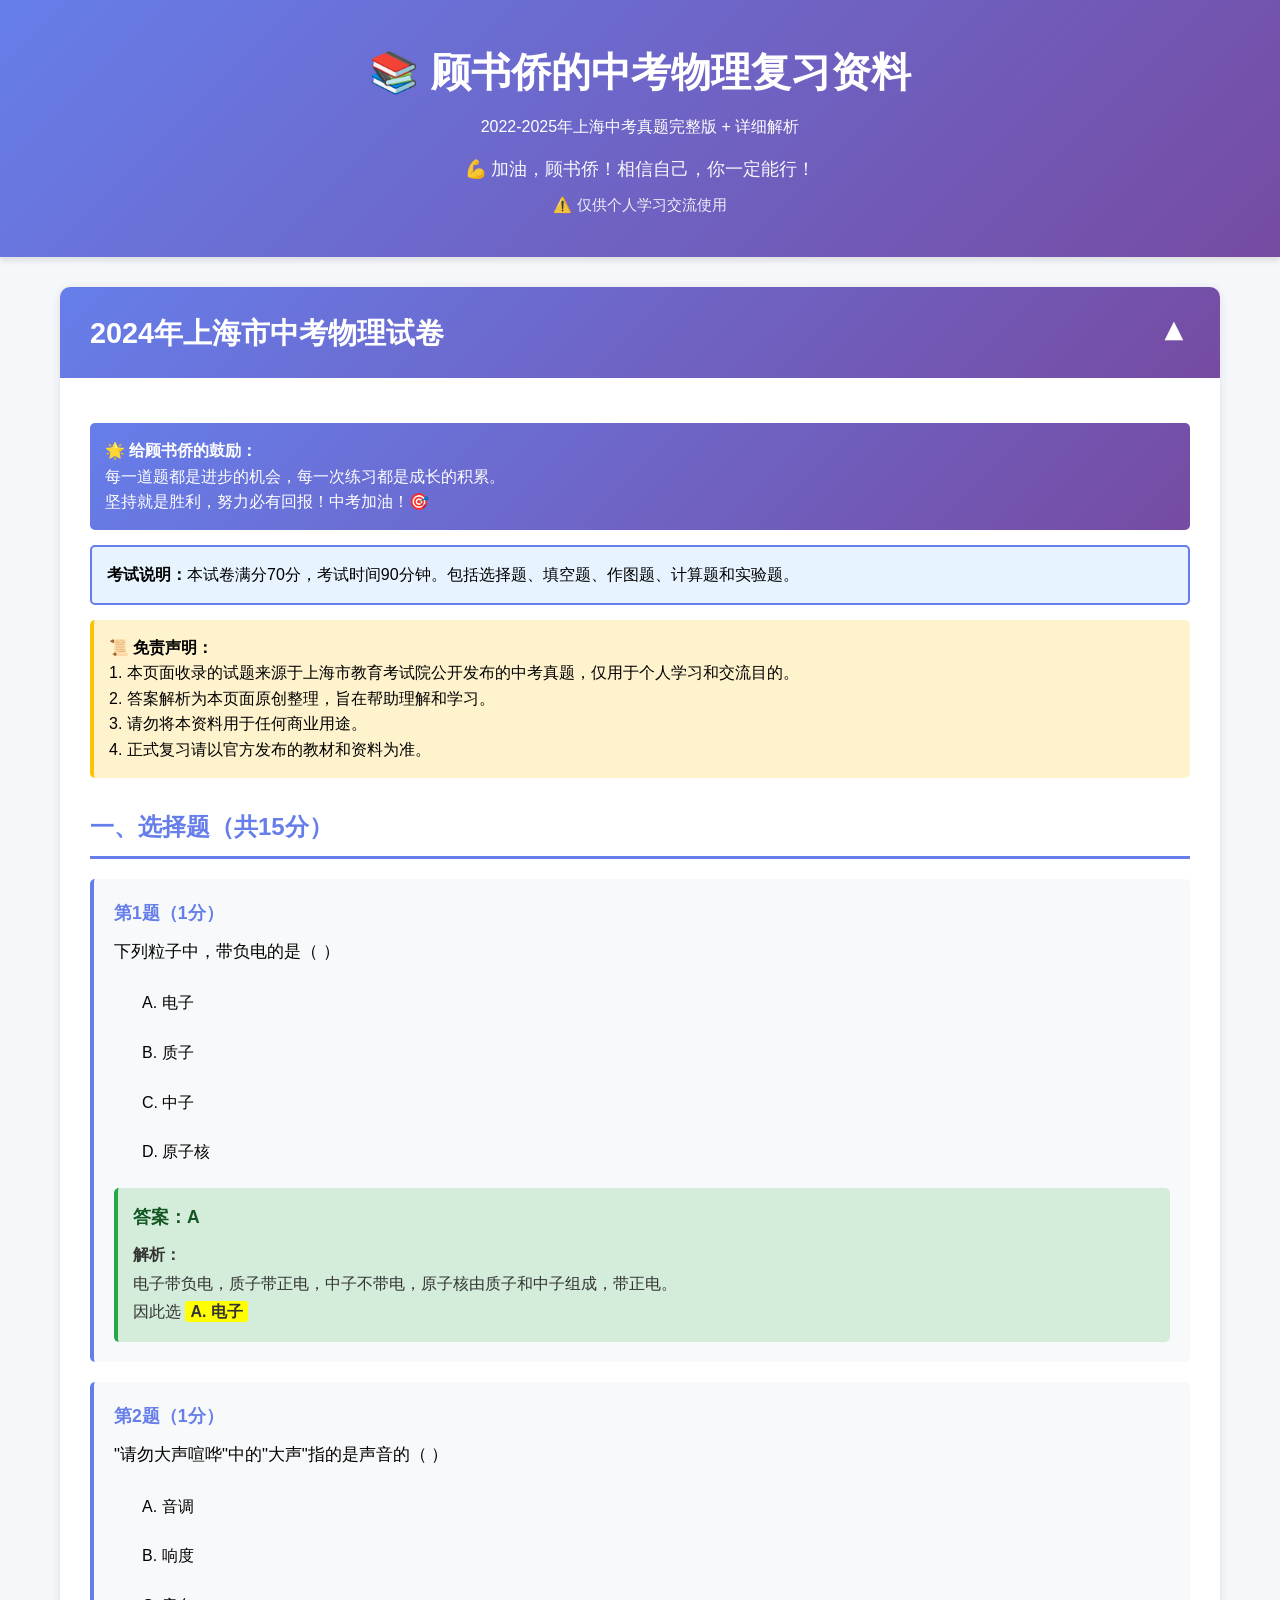
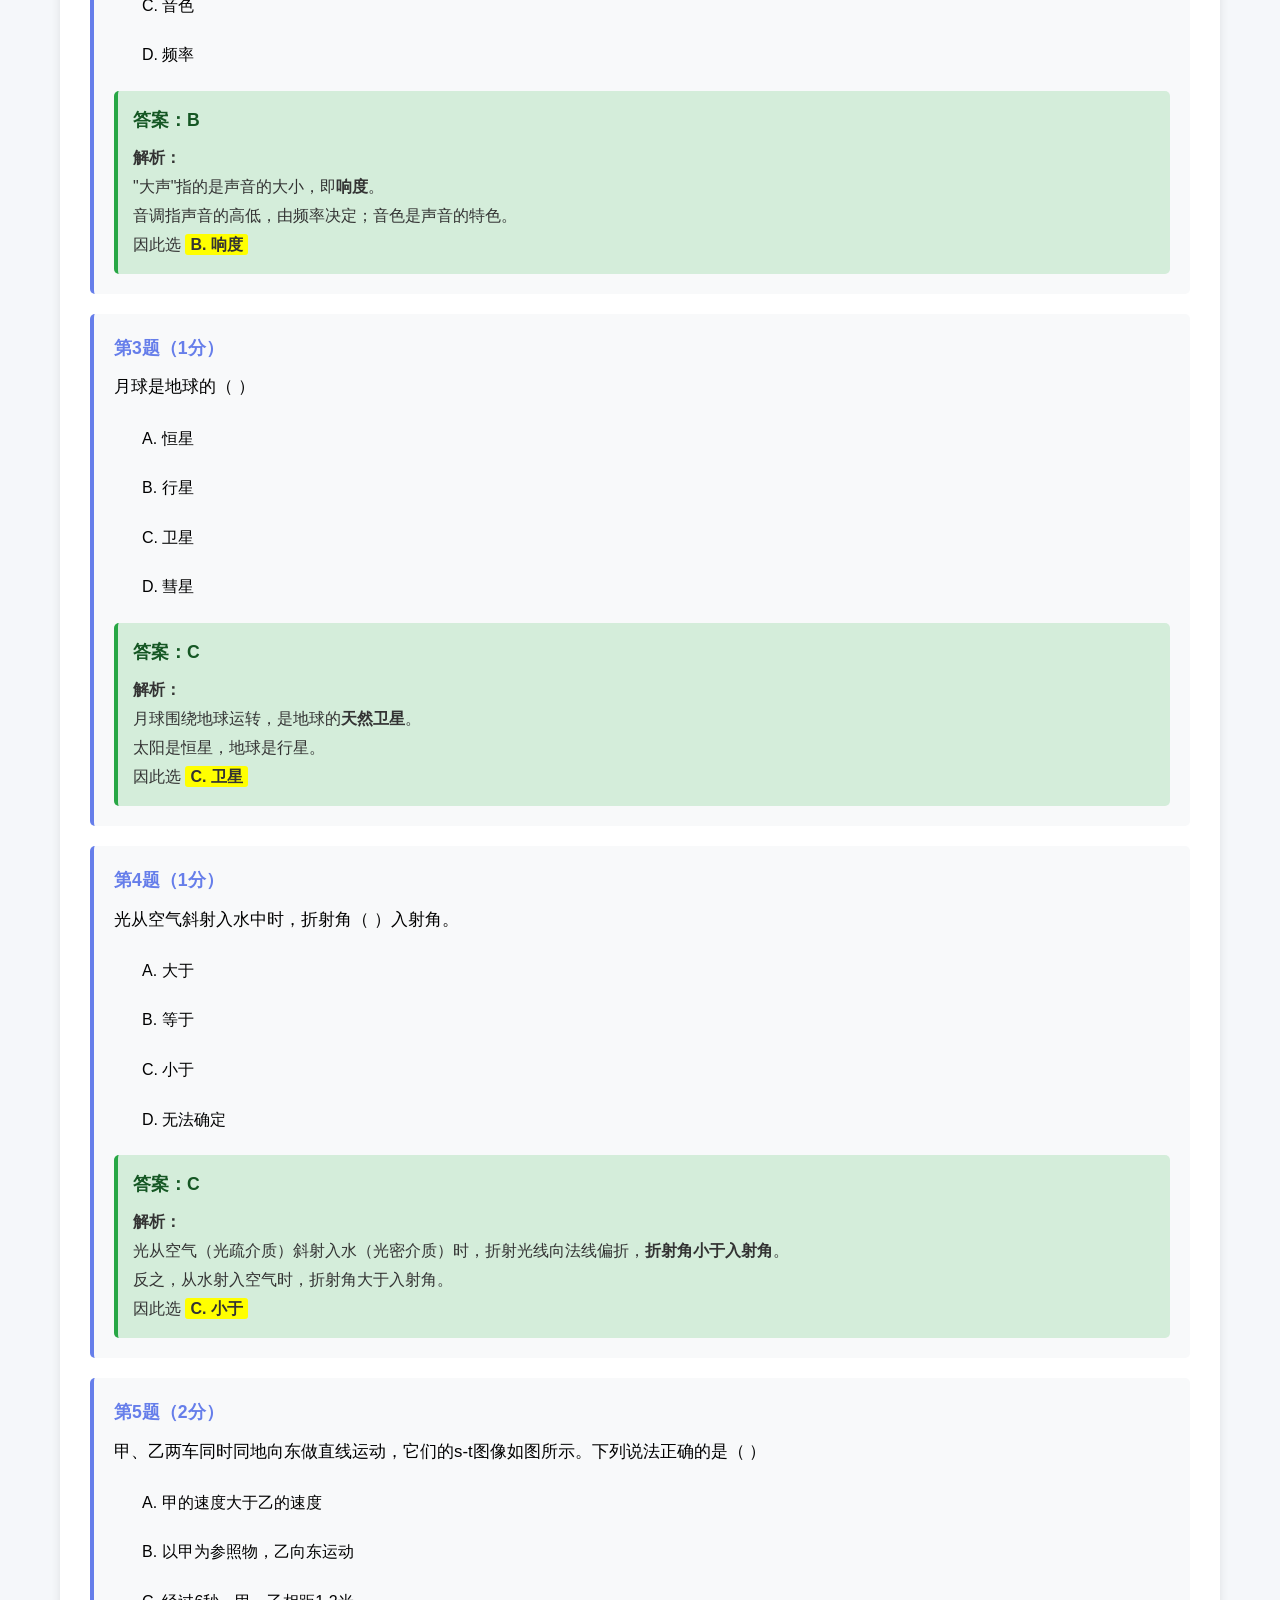
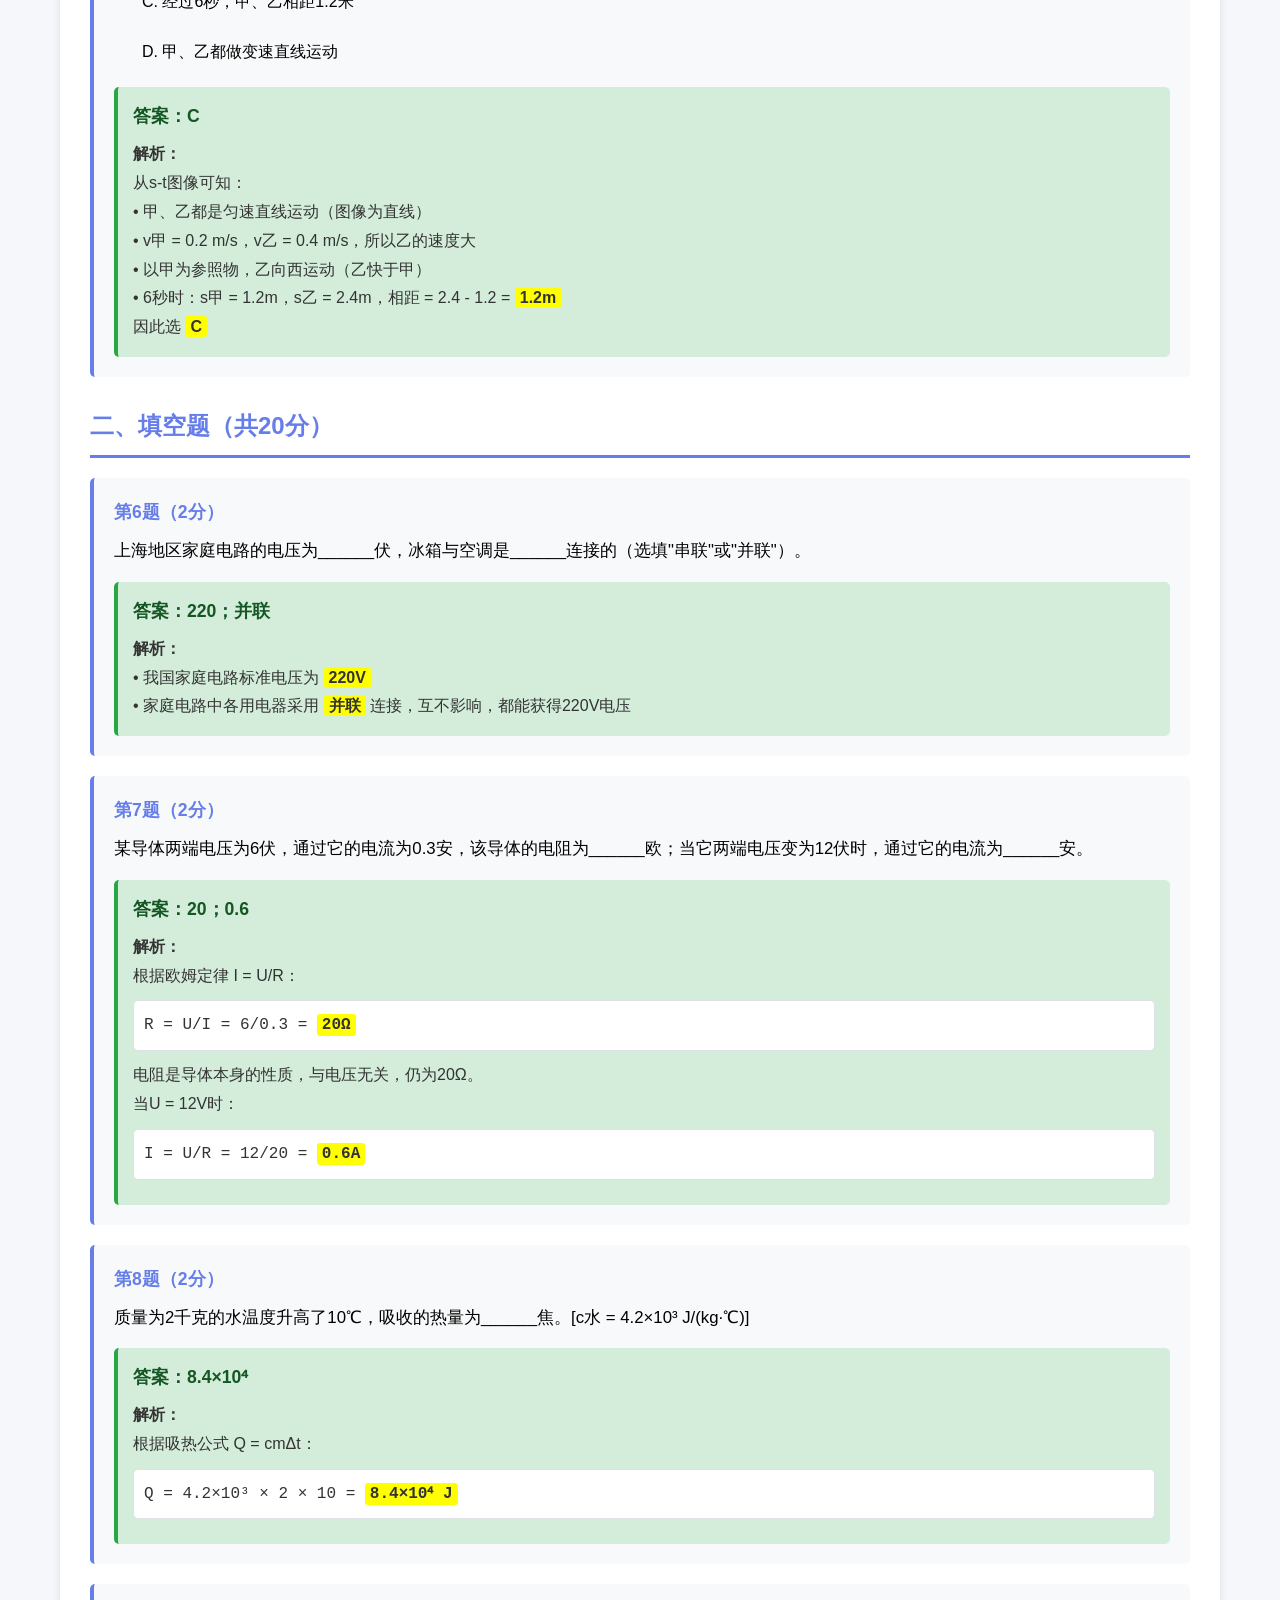
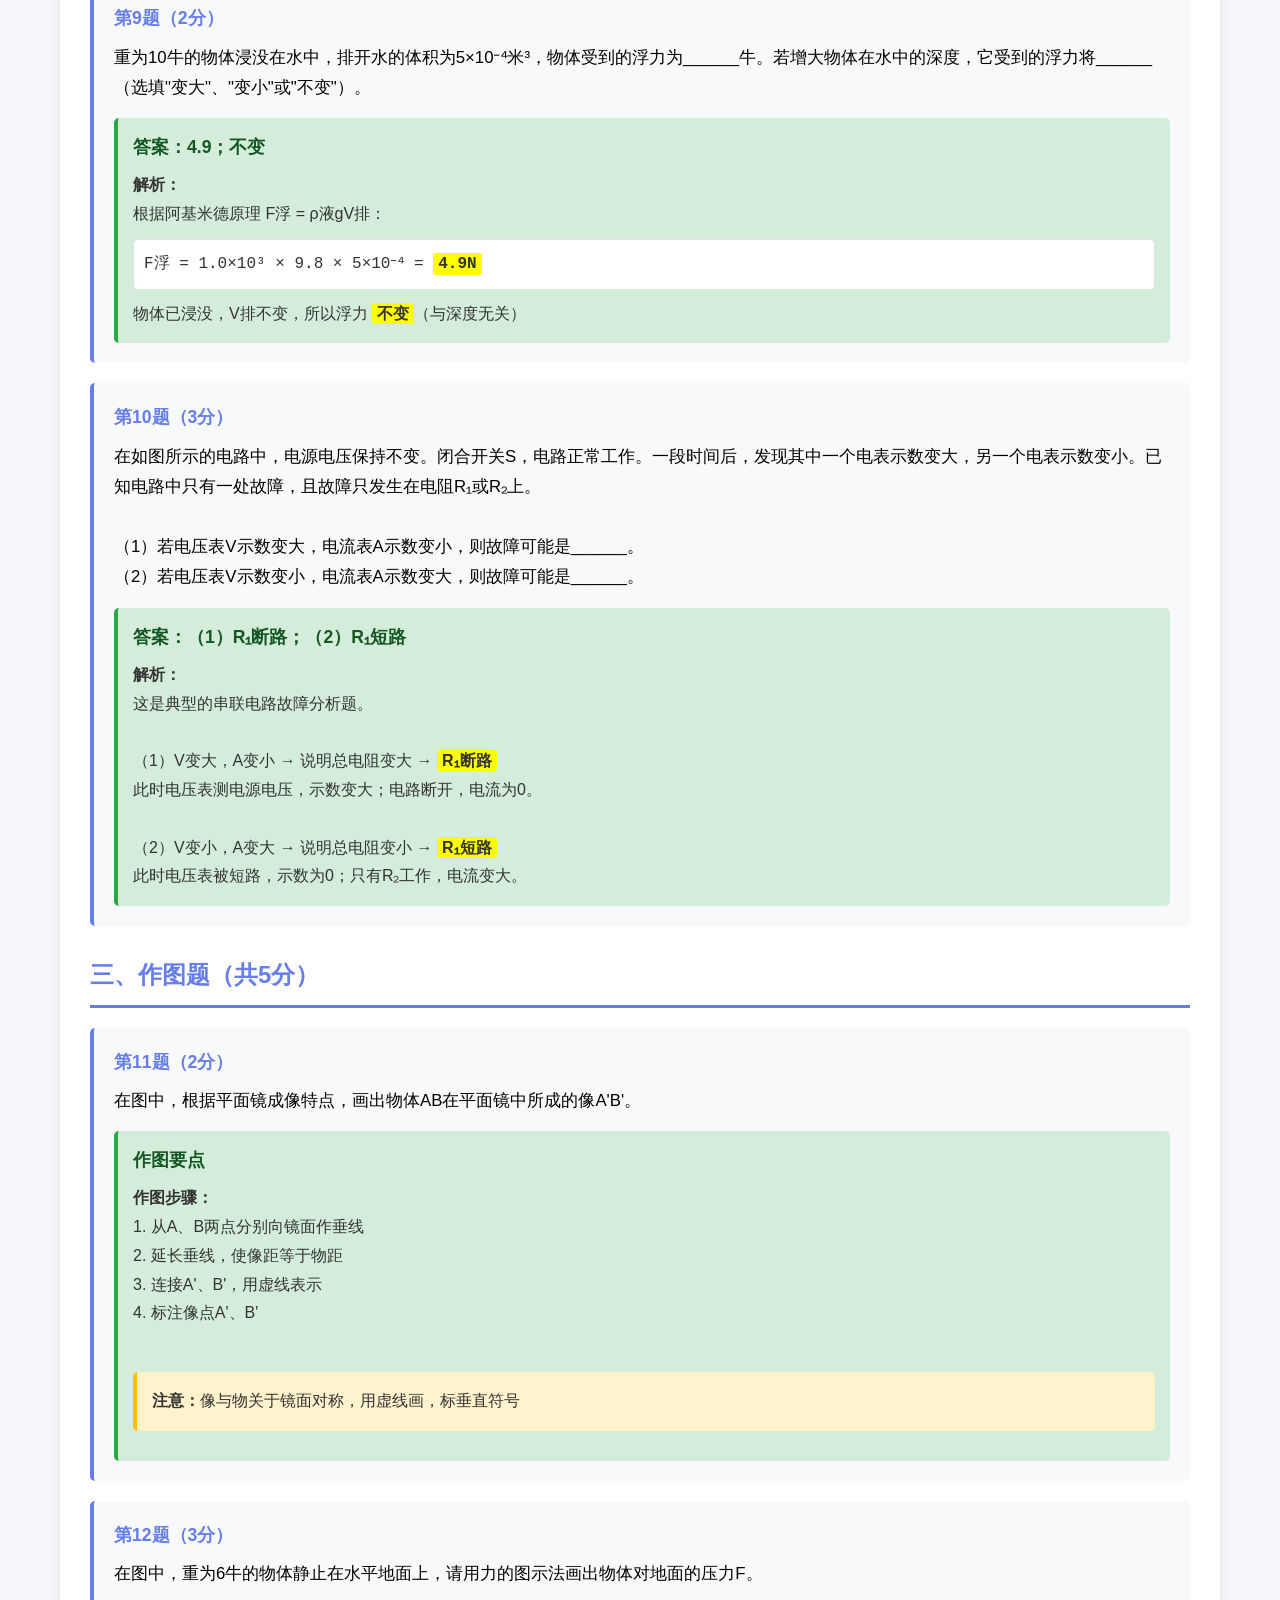
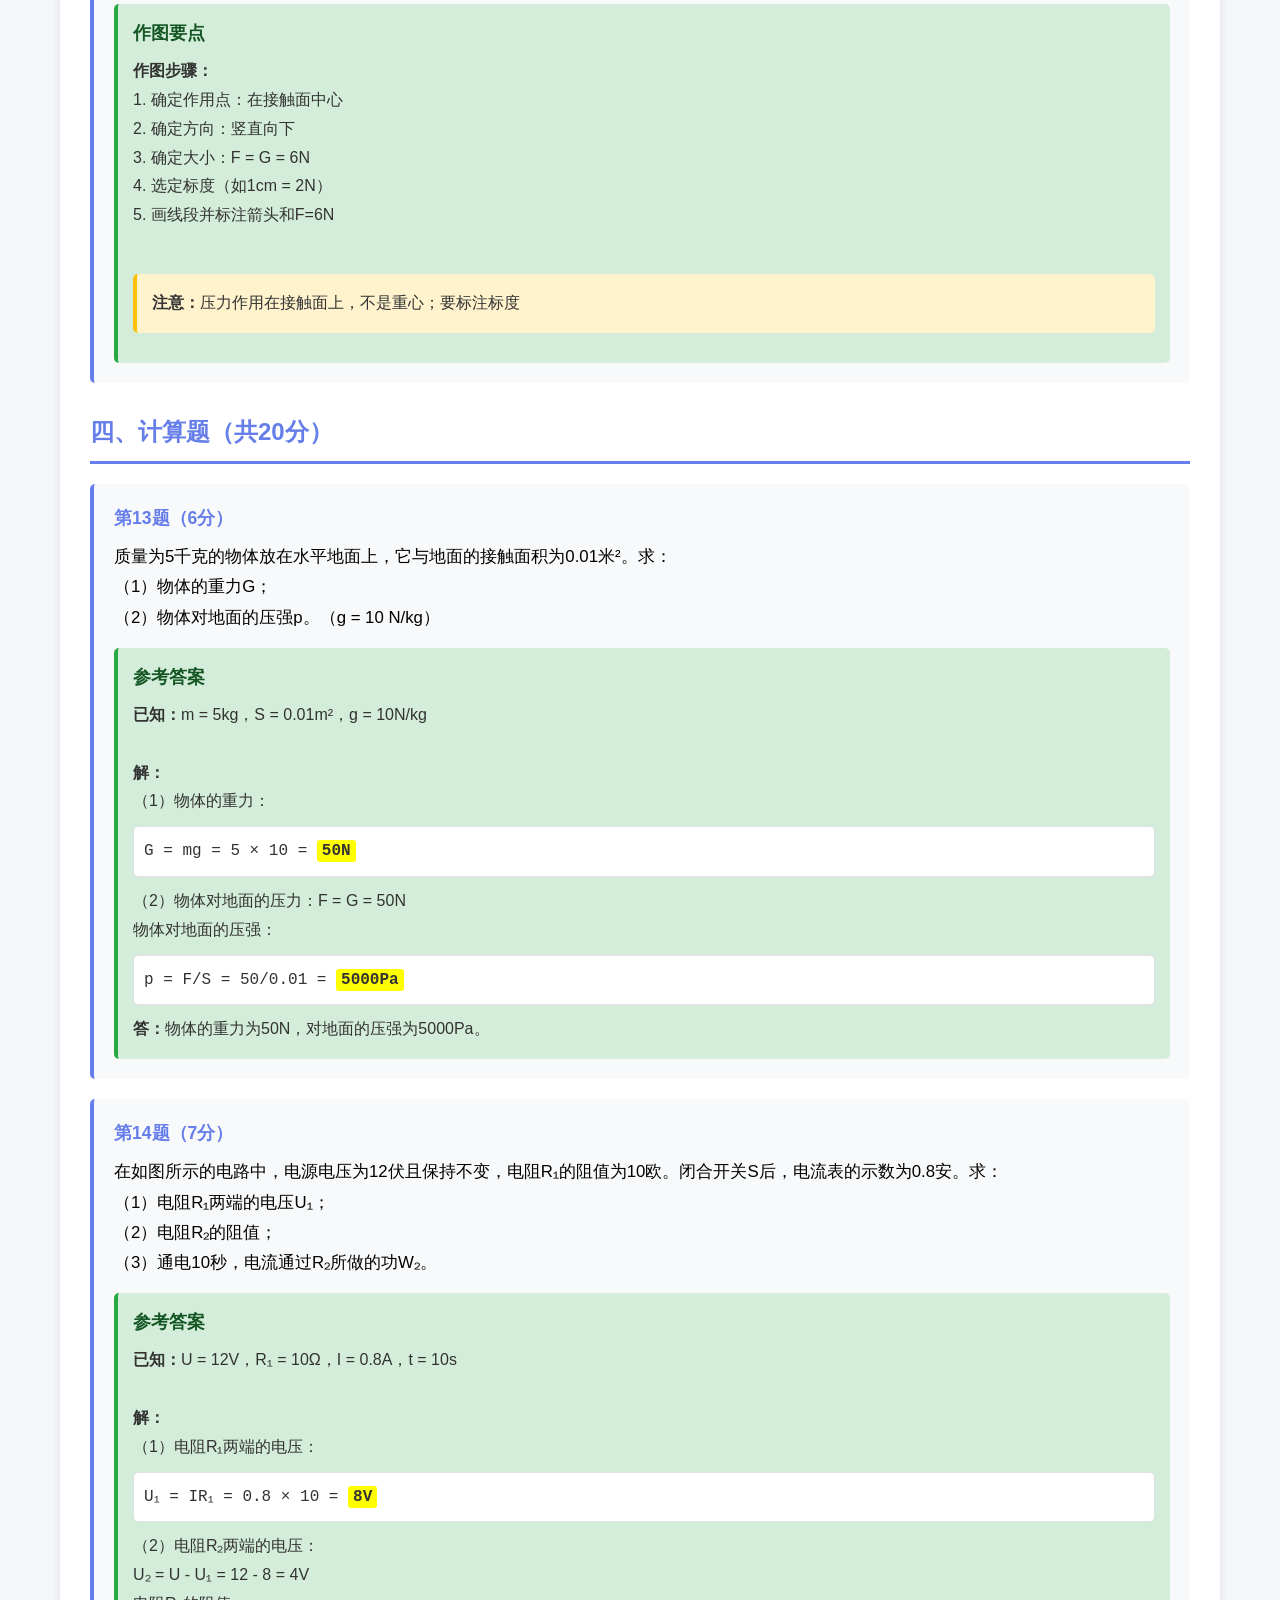
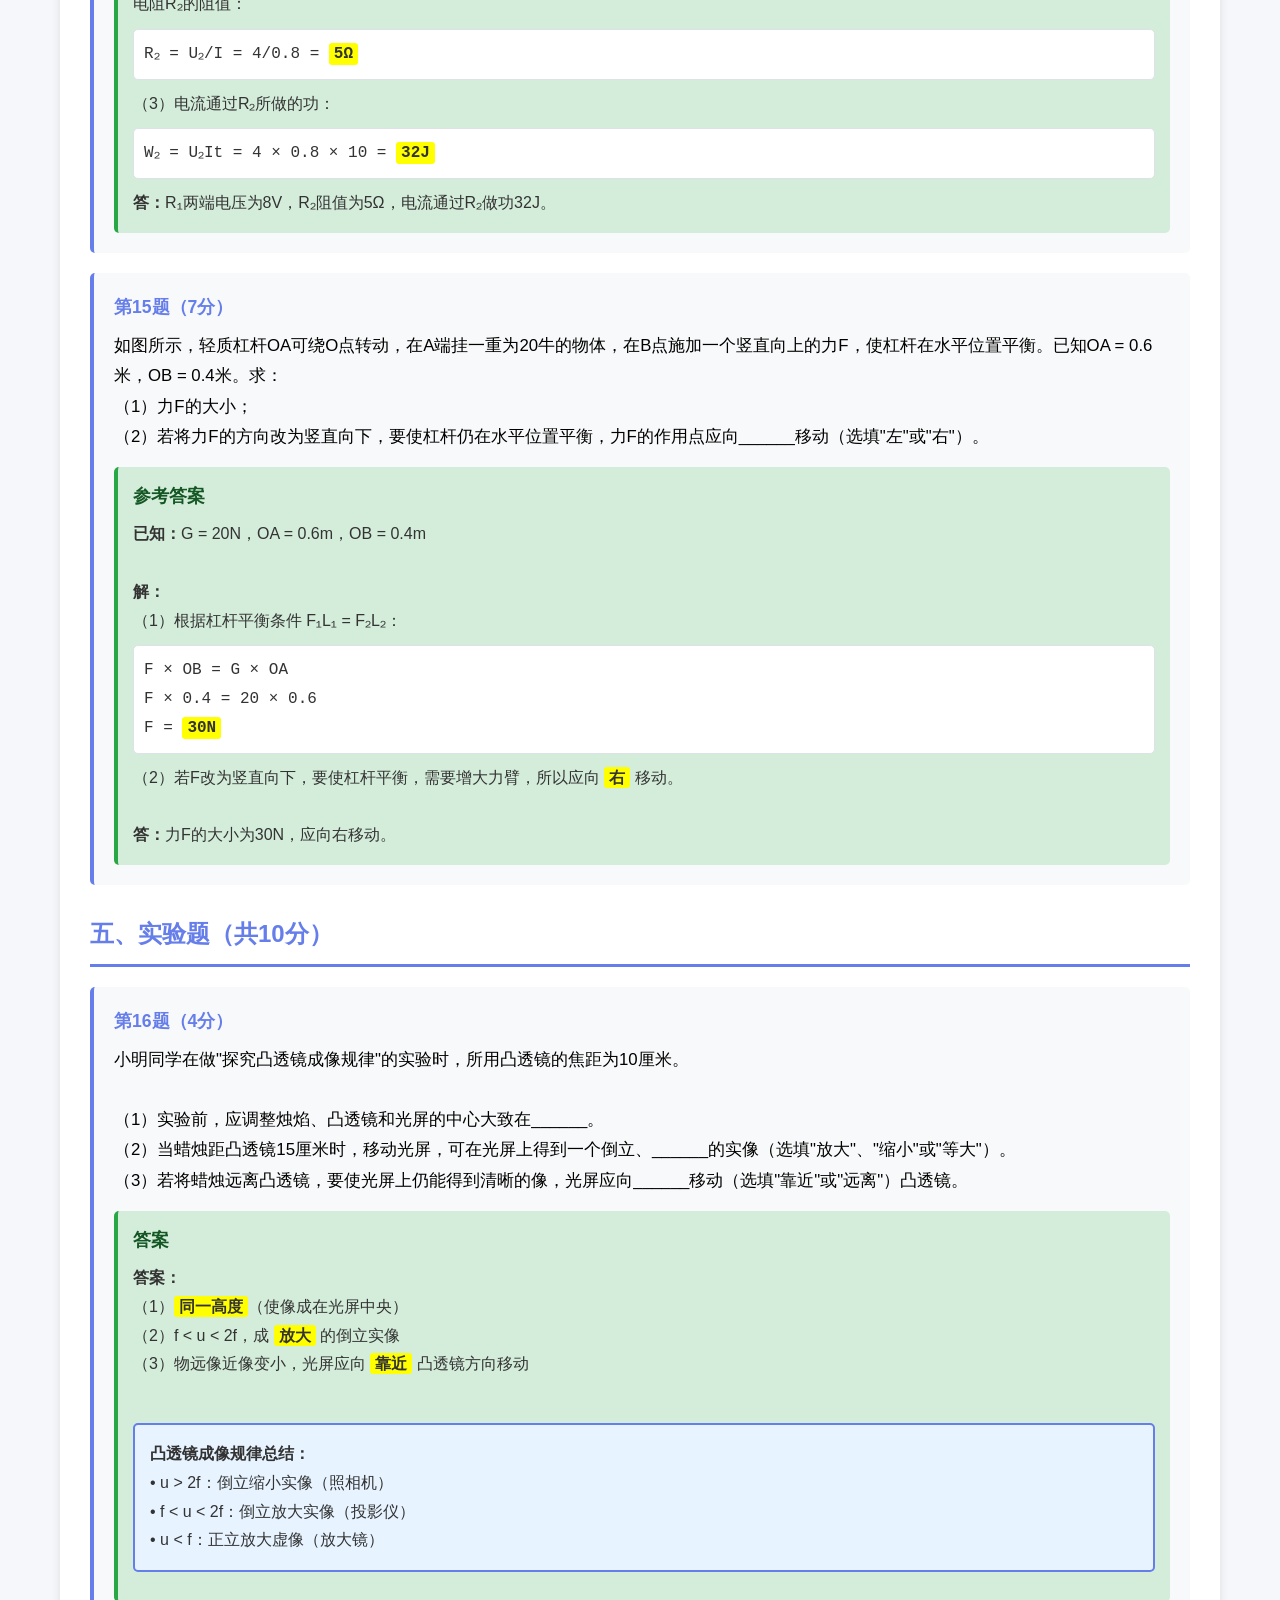
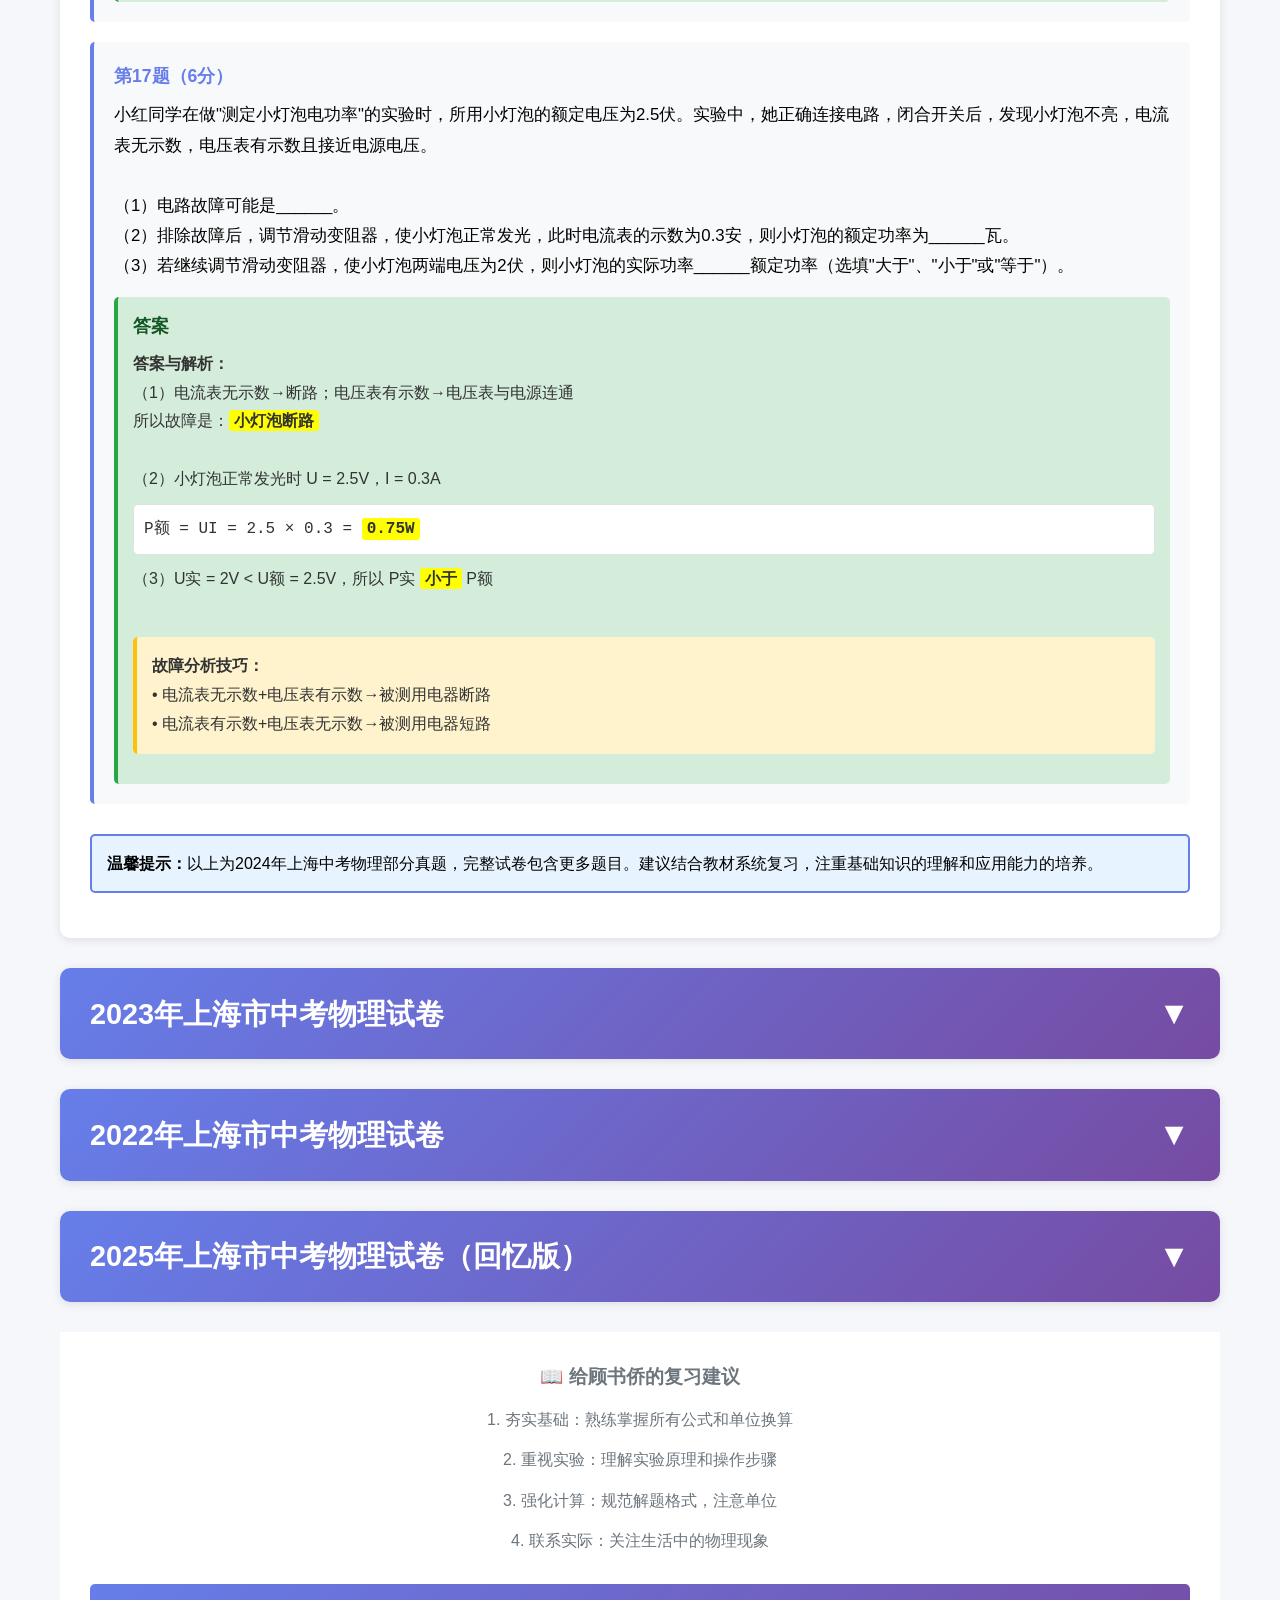
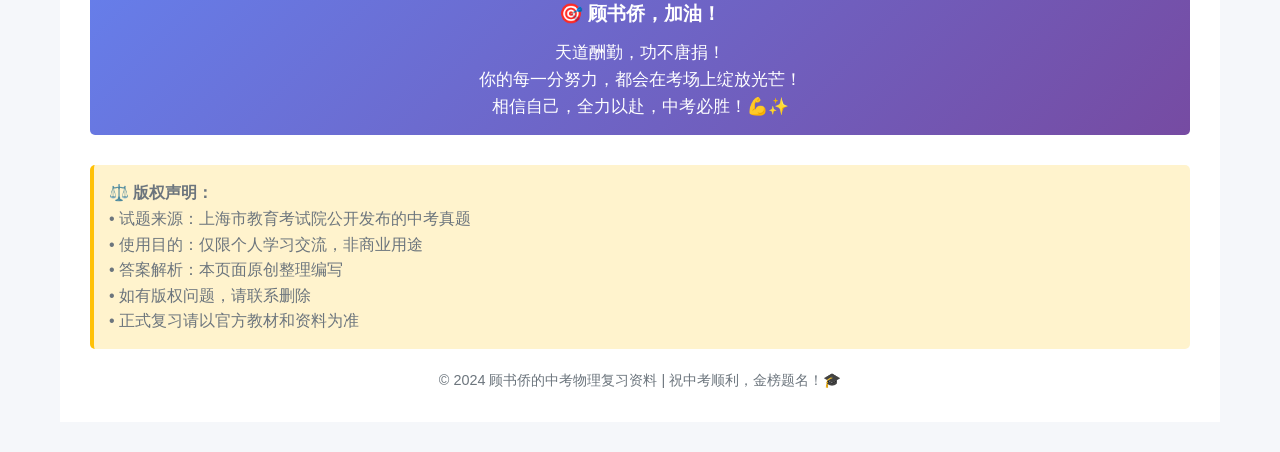
<file: shanghai-physics-complete-exams.html>
<!DOCTYPE html>
<html lang="zh-CN">
<head>
    <meta charset="UTF-8">
    <meta name="viewport" content="width=device-width, initial-scale=1.0">
    <title>上海物理中考真题完整版（2022-2025）</title>
    <style>
        * {
            margin: 0;
            padding: 0;
            box-sizing: border-box;
        }

        body {
            font-family: 'Microsoft YaHei', sans-serif;
            background: #f5f7fa;
            line-height: 1.6;
        }

        .header {
            background: linear-gradient(135deg, #667eea 0%, #764ba2 100%);
            color: white;
            padding: 40px 20px;
            text-align: center;
            box-shadow: 0 4px 6px rgba(0,0,0,0.1);
        }

        .header h1 {
            font-size: 2.5em;
            margin-bottom: 10px;
        }

        .container {
            max-width: 1200px;
            margin: 30px auto;
            padding: 0 20px;
        }

        .year-section {
            background: white;
            border-radius: 10px;
            margin-bottom: 30px;
            box-shadow: 0 2px 10px rgba(0,0,0,0.1);
            overflow: hidden;
        }

        .year-header {
            background: linear-gradient(135deg, #667eea 0%, #764ba2 100%);
            color: white;
            padding: 20px 30px;
            cursor: pointer;
            display: flex;
            justify-content: space-between;
            align-items: center;
            transition: all 0.3s;
        }

        .year-header:hover {
            opacity: 0.9;
        }

        .year-header h2 {
            font-size: 1.8em;
        }

        .year-header .toggle-icon {
            font-size: 2em;
            transition: transform 0.3s;
        }

        .year-header.active .toggle-icon {
            transform: rotate(180deg);
        }

        .year-content {
            display: none;
            padding: 30px;
        }

        .year-content.show {
            display: block;
            animation: slideDown 0.5s;
        }

        @keyframes slideDown {
            from { opacity: 0; max-height: 0; }
            to { opacity: 1; max-height: 10000px; }
        }

        .section-title {
            color: #667eea;
            font-size: 1.5em;
            margin: 30px 0 20px 0;
            padding-bottom: 10px;
            border-bottom: 3px solid #667eea;
        }

        .question-block {
            background: #f8f9fa;
            border-left: 4px solid #667eea;
            padding: 20px;
            margin: 20px 0;
            border-radius: 5px;
        }

        .question-number {
            color: #667eea;
            font-weight: bold;
            font-size: 1.1em;
            margin-bottom: 10px;
        }

        .question-text {
            font-size: 1.05em;
            line-height: 1.8;
            margin-bottom: 15px;
        }

        .options {
            margin: 15px 0;
            padding-left: 20px;
        }

        .option {
            margin: 8px 0;
            padding: 8px;
        }

        .answer-box {
            background: #d4edda;
            border-left: 4px solid #28a745;
            padding: 15px;
            margin-top: 15px;
            border-radius: 5px;
        }

        .answer-title {
            color: #155724;
            font-weight: bold;
            margin-bottom: 10px;
            font-size: 1.1em;
        }

        .solution {
            color: #333;
            line-height: 1.8;
        }

        .formula {
            background: white;
            padding: 10px;
            margin: 10px 0;
            border-radius: 5px;
            font-family: 'Courier New', monospace;
            border: 1px solid #dee2e6;
        }

        .highlight {
            background: yellow;
            padding: 2px 5px;
            border-radius: 3px;
            font-weight: bold;
        }

        .note {
            background: #fff3cd;
            border-left: 4px solid #ffc107;
            padding: 15px;
            margin: 15px 0;
            border-radius: 5px;
        }

        .tip {
            background: #e7f3ff;
            border: 2px solid #667eea;
            padding: 15px;
            margin: 15px 0;
            border-radius: 5px;
        }

        table {
            width: 100%;
            border-collapse: collapse;
            margin: 15px 0;
            background: white;
        }

        th, td {
            padding: 12px;
            text-align: left;
            border: 1px solid #dee2e6;
        }

        th {
            background: #667eea;
            color: white;
        }

        tr:nth-child(even) {
            background: #f8f9fa;
        }

        .footer {
            text-align: center;
            padding: 30px;
            color: #6c757d;
            background: white;
            margin-top: 30px;
        }

        @media print {
            .year-header {
                cursor: default;
            }
            .year-content {
                display: block !important;
            }
        }

        @media (max-width: 768px) {
            .header h1 {
                font-size: 1.8em;
            }
            .year-content {
                padding: 15px;
            }
        }
    </style>
</head>
<body>
    <div class="header">
        <h1>📚 顾书侨的中考物理复习资料</h1>
        <p>2022-2025年上海中考真题完整版 + 详细解析</p>
        <p style="font-size: 1.1em; margin-top: 15px; opacity: 0.95;">💪 加油，顾书侨！相信自己，你一定能行！</p>
        <p style="font-size: 0.95em; margin-top: 10px; opacity: 0.9;">⚠️ 仅供个人学习交流使用</p>
    </div>

    <div class="container">
        <!-- 2024年真题 -->
        <div class="year-section">
            <div class="year-header" onclick="toggleYear(this)">
                <h2>2024年上海市中考物理试卷</h2>
                <span class="toggle-icon">▼</span>
            </div>
            <div class="year-content">
                <div class="tip" style="background: linear-gradient(135deg, #667eea 0%, #764ba2 100%); color: white; border: none;">
                    <strong>🌟 给顾书侨的鼓励：</strong><br>
                    每一道题都是进步的机会，每一次练习都是成长的积累。<br>
                    坚持就是胜利，努力必有回报！中考加油！🎯
                </div>

                <div class="tip">
                    <strong>考试说明：</strong>本试卷满分70分，考试时间90分钟。包括选择题、填空题、作图题、计算题和实验题。
                </div>

                <div class="note" style="margin-bottom: 20px;">
                    <strong>📜 免责声明：</strong><br>
                    1. 本页面收录的试题来源于上海市教育考试院公开发布的中考真题，仅用于个人学习和交流目的。<br>
                    2. 答案解析为本页面原创整理，旨在帮助理解和学习。<br>
                    3. 请勿将本资料用于任何商业用途。<br>
                    4. 正式复习请以官方发布的教材和资料为准。
                </div>

                <h3 class="section-title">一、选择题（共15分）</h3>
                
                <div class="question-block">
                    <div class="question-number">第1题（1分）</div>
                    <div class="question-text">
                        下列粒子中，带负电的是（ ）
                    </div>
                    <div class="options">
                        <div class="option">A. 电子</div>
                        <div class="option">B. 质子</div>
                        <div class="option">C. 中子</div>
                        <div class="option">D. 原子核</div>
                    </div>
                    <div class="answer-box">
                        <div class="answer-title">答案：A</div>
                        <div class="solution">
                            <strong>解析：</strong><br>
                            电子带负电，质子带正电，中子不带电，原子核由质子和中子组成，带正电。<br>
                            因此选 <span class="highlight">A. 电子</span>
                        </div>
                    </div>
                </div>

                <div class="question-block">
                    <div class="question-number">第2题（1分）</div>
                    <div class="question-text">
                        "请勿大声喧哗"中的"大声"指的是声音的（ ）
                    </div>
                    <div class="options">
                        <div class="option">A. 音调</div>
                        <div class="option">B. 响度</div>
                        <div class="option">C. 音色</div>
                        <div class="option">D. 频率</div>
                    </div>
                    <div class="answer-box">
                        <div class="answer-title">答案：B</div>
                        <div class="solution">
                            <strong>解析：</strong><br>
                            "大声"指的是声音的大小，即<strong>响度</strong>。<br>
                            音调指声音的高低，由频率决定；音色是声音的特色。<br>
                            因此选 <span class="highlight">B. 响度</span>
                        </div>
                    </div>
                </div>

                <div class="question-block">
                    <div class="question-number">第3题（1分）</div>
                    <div class="question-text">
                        月球是地球的（ ）
                    </div>
                    <div class="options">
                        <div class="option">A. 恒星</div>
                        <div class="option">B. 行星</div>
                        <div class="option">C. 卫星</div>
                        <div class="option">D. 彗星</div>
                    </div>
                    <div class="answer-box">
                        <div class="answer-title">答案：C</div>
                        <div class="solution">
                            <strong>解析：</strong><br>
                            月球围绕地球运转，是地球的<strong>天然卫星</strong>。<br>
                            太阳是恒星，地球是行星。<br>
                            因此选 <span class="highlight">C. 卫星</span>
                        </div>
                    </div>
                </div>

                <div class="question-block">
                    <div class="question-number">第4题（1分）</div>
                    <div class="question-text">
                        光从空气斜射入水中时，折射角（ ）入射角。
                    </div>
                    <div class="options">
                        <div class="option">A. 大于</div>
                        <div class="option">B. 等于</div>
                        <div class="option">C. 小于</div>
                        <div class="option">D. 无法确定</div>
                    </div>
                    <div class="answer-box">
                        <div class="answer-title">答案：C</div>
                        <div class="solution">
                            <strong>解析：</strong><br>
                            光从空气（光疏介质）斜射入水（光密介质）时，折射光线向法线偏折，<strong>折射角小于入射角</strong>。<br>
                            反之，从水射入空气时，折射角大于入射角。<br>
                            因此选 <span class="highlight">C. 小于</span>
                        </div>
                    </div>
                </div>

                <div class="question-block">
                    <div class="question-number">第5题（2分）</div>
                    <div class="question-text">
                        甲、乙两车同时同地向东做直线运动，它们的s-t图像如图所示。下列说法正确的是（ ）
                    </div>
                    <div class="options">
                        <div class="option">A. 甲的速度大于乙的速度</div>
                        <div class="option">B. 以甲为参照物，乙向东运动</div>
                        <div class="option">C. 经过6秒，甲、乙相距1.2米</div>
                        <div class="option">D. 甲、乙都做变速直线运动</div>
                    </div>
                    <div class="answer-box">
                        <div class="answer-title">答案：C</div>
                        <div class="solution">
                            <strong>解析：</strong><br>
                            从s-t图像可知：<br>
                            • 甲、乙都是匀速直线运动（图像为直线）<br>
                            • v甲 = 0.2 m/s，v乙 = 0.4 m/s，所以乙的速度大<br>
                            • 以甲为参照物，乙向西运动（乙快于甲）<br>
                            • 6秒时：s甲 = 1.2m，s乙 = 2.4m，相距 = 2.4 - 1.2 = <span class="highlight">1.2m</span><br>
                            因此选 <span class="highlight">C</span>
                        </div>
                    </div>
                </div>

                <h3 class="section-title">二、填空题（共20分）</h3>

                <div class="question-block">
                    <div class="question-number">第6题（2分）</div>
                    <div class="question-text">
                        上海地区家庭电路的电压为______伏，冰箱与空调是______连接的（选填"串联"或"并联"）。
                    </div>
                    <div class="answer-box">
                        <div class="answer-title">答案：220；并联</div>
                        <div class="solution">
                            <strong>解析：</strong><br>
                            • 我国家庭电路标准电压为 <span class="highlight">220V</span><br>
                            • 家庭电路中各用电器采用 <span class="highlight">并联</span> 连接，互不影响，都能获得220V电压
                        </div>
                    </div>
                </div>

                <div class="question-block">
                    <div class="question-number">第7题（2分）</div>
                    <div class="question-text">
                        某导体两端电压为6伏，通过它的电流为0.3安，该导体的电阻为______欧；当它两端电压变为12伏时，通过它的电流为______安。
                    </div>
                    <div class="answer-box">
                        <div class="answer-title">答案：20；0.6</div>
                        <div class="solution">
                            <strong>解析：</strong><br>
                            根据欧姆定律 I = U/R：<br>
                            <div class="formula">
                                R = U/I = 6/0.3 = <span class="highlight">20Ω</span>
                            </div>
                            电阻是导体本身的性质，与电压无关，仍为20Ω。<br>
                            当U = 12V时：<br>
                            <div class="formula">
                                I = U/R = 12/20 = <span class="highlight">0.6A</span>
                            </div>
                        </div>
                    </div>
                </div>

                <div class="question-block">
                    <div class="question-number">第8题（2分）</div>
                    <div class="question-text">
                        质量为2千克的水温度升高了10℃，吸收的热量为______焦。[c水 = 4.2×10³ J/(kg·℃)]
                    </div>
                    <div class="answer-box">
                        <div class="answer-title">答案：8.4×10⁴</div>
                        <div class="solution">
                            <strong>解析：</strong><br>
                            根据吸热公式 Q = cmΔt：<br>
                            <div class="formula">
                                Q = 4.2×10³ × 2 × 10 = <span class="highlight">8.4×10⁴ J</span>
                            </div>
                        </div>
                    </div>
                </div>

                <div class="question-block">
                    <div class="question-number">第9题（2分）</div>
                    <div class="question-text">
                        重为10牛的物体浸没在水中，排开水的体积为5×10⁻⁴米³，物体受到的浮力为______牛。若增大物体在水中的深度，它受到的浮力将______（选填"变大"、"变小"或"不变"）。
                    </div>
                    <div class="answer-box">
                        <div class="answer-title">答案：4.9；不变</div>
                        <div class="solution">
                            <strong>解析：</strong><br>
                            根据阿基米德原理 F浮 = ρ液gV排：<br>
                            <div class="formula">
                                F浮 = 1.0×10³ × 9.8 × 5×10⁻⁴ = <span class="highlight">4.9N</span>
                            </div>
                            物体已浸没，V排不变，所以浮力 <span class="highlight">不变</span>（与深度无关）
                        </div>
                    </div>
                </div>

                <div class="question-block">
                    <div class="question-number">第10题（3分）</div>
                    <div class="question-text">
                        在如图所示的电路中，电源电压保持不变。闭合开关S，电路正常工作。一段时间后，发现其中一个电表示数变大，另一个电表示数变小。已知电路中只有一处故障，且故障只发生在电阻R₁或R₂上。<br><br>
                        （1）若电压表V示数变大，电流表A示数变小，则故障可能是______。<br>
                        （2）若电压表V示数变小，电流表A示数变大，则故障可能是______。
                    </div>
                    <div class="answer-box">
                        <div class="answer-title">答案：（1）R₁断路；（2）R₁短路</div>
                        <div class="solution">
                            <strong>解析：</strong><br>
                            这是典型的串联电路故障分析题。<br><br>
                            （1）V变大，A变小 → 说明总电阻变大 → <span class="highlight">R₁断路</span><br>
                            此时电压表测电源电压，示数变大；电路断开，电流为0。<br><br>
                            （2）V变小，A变大 → 说明总电阻变小 → <span class="highlight">R₁短路</span><br>
                            此时电压表被短路，示数为0；只有R₂工作，电流变大。
                        </div>
                    </div>
                </div>

                <h3 class="section-title">三、作图题（共5分）</h3>

                <div class="question-block">
                    <div class="question-number">第11题（2分）</div>
                    <div class="question-text">
                        在图中，根据平面镜成像特点，画出物体AB在平面镜中所成的像A'B'。
                    </div>
                    <div class="answer-box">
                        <div class="answer-title">作图要点</div>
                        <div class="solution">
                            <strong>作图步骤：</strong><br>
                            1. 从A、B两点分别向镜面作垂线<br>
                            2. 延长垂线，使像距等于物距<br>
                            3. 连接A'、B'，用虚线表示<br>
                            4. 标注像点A'、B'<br><br>
                            <div class="note">
                                <strong>注意：</strong>像与物关于镜面对称，用虚线画，标垂直符号
                            </div>
                        </div>
                    </div>
                </div>

                <div class="question-block">
                    <div class="question-number">第12题（3分）</div>
                    <div class="question-text">
                        在图中，重为6牛的物体静止在水平地面上，请用力的图示法画出物体对地面的压力F。
                    </div>
                    <div class="answer-box">
                        <div class="answer-title">作图要点</div>
                        <div class="solution">
                            <strong>作图步骤：</strong><br>
                            1. 确定作用点：在接触面中心<br>
                            2. 确定方向：竖直向下<br>
                            3. 确定大小：F = G = 6N<br>
                            4. 选定标度（如1cm = 2N）<br>
                            5. 画线段并标注箭头和F=6N<br><br>
                            <div class="note">
                                <strong>注意：</strong>压力作用在接触面上，不是重心；要标注标度
                            </div>
                        </div>
                    </div>
                </div>

                <h3 class="section-title">四、计算题（共20分）</h3>

                <div class="question-block">
                    <div class="question-number">第13题（6分）</div>
                    <div class="question-text">
                        质量为5千克的物体放在水平地面上，它与地面的接触面积为0.01米²。求：<br>
                        （1）物体的重力G；<br>
                        （2）物体对地面的压强p。（g = 10 N/kg）
                    </div>
                    <div class="answer-box">
                        <div class="answer-title">参考答案</div>
                        <div class="solution">
                            <strong>已知：</strong>m = 5kg，S = 0.01m²，g = 10N/kg<br><br>
                            <strong>解：</strong><br>
                            （1）物体的重力：<br>
                            <div class="formula">
                                G = mg = 5 × 10 = <span class="highlight">50N</span>
                            </div>
                            （2）物体对地面的压力：F = G = 50N<br>
                            物体对地面的压强：<br>
                            <div class="formula">
                                p = F/S = 50/0.01 = <span class="highlight">5000Pa</span>
                            </div>
                            <strong>答：</strong>物体的重力为50N，对地面的压强为5000Pa。
                        </div>
                    </div>
                </div>

                <div class="question-block">
                    <div class="question-number">第14题（7分）</div>
                    <div class="question-text">
                        在如图所示的电路中，电源电压为12伏且保持不变，电阻R₁的阻值为10欧。闭合开关S后，电流表的示数为0.8安。求：<br>
                        （1）电阻R₁两端的电压U₁；<br>
                        （2）电阻R₂的阻值；<br>
                        （3）通电10秒，电流通过R₂所做的功W₂。
                    </div>
                    <div class="answer-box">
                        <div class="answer-title">参考答案</div>
                        <div class="solution">
                            <strong>已知：</strong>U = 12V，R₁ = 10Ω，I = 0.8A，t = 10s<br><br>
                            <strong>解：</strong><br>
                            （1）电阻R₁两端的电压：<br>
                            <div class="formula">
                                U₁ = IR₁ = 0.8 × 10 = <span class="highlight">8V</span>
                            </div>
                            （2）电阻R₂两端的电压：<br>
                            U₂ = U - U₁ = 12 - 8 = 4V<br>
                            电阻R₂的阻值：<br>
                            <div class="formula">
                                R₂ = U₂/I = 4/0.8 = <span class="highlight">5Ω</span>
                            </div>
                            （3）电流通过R₂所做的功：<br>
                            <div class="formula">
                                W₂ = U₂It = 4 × 0.8 × 10 = <span class="highlight">32J</span>
                            </div>
                            <strong>答：</strong>R₁两端电压为8V，R₂阻值为5Ω，电流通过R₂做功32J。
                        </div>
                    </div>
                </div>

                <div class="question-block">
                    <div class="question-number">第15题（7分）</div>
                    <div class="question-text">
                        如图所示，轻质杠杆OA可绕O点转动，在A端挂一重为20牛的物体，在B点施加一个竖直向上的力F，使杠杆在水平位置平衡。已知OA = 0.6米，OB = 0.4米。求：<br>
                        （1）力F的大小；<br>
                        （2）若将力F的方向改为竖直向下，要使杠杆仍在水平位置平衡，力F的作用点应向______移动（选填"左"或"右"）。
                    </div>
                    <div class="answer-box">
                        <div class="answer-title">参考答案</div>
                        <div class="solution">
                            <strong>已知：</strong>G = 20N，OA = 0.6m，OB = 0.4m<br><br>
                            <strong>解：</strong><br>
                            （1）根据杠杆平衡条件 F₁L₁ = F₂L₂：<br>
                            <div class="formula">
                                F × OB = G × OA<br>
                                F × 0.4 = 20 × 0.6<br>
                                F = <span class="highlight">30N</span>
                            </div>
                            （2）若F改为竖直向下，要使杠杆平衡，需要增大力臂，所以应向 <span class="highlight">右</span> 移动。<br><br>
                            <strong>答：</strong>力F的大小为30N，应向右移动。
                        </div>
                    </div>
                </div>

                <h3 class="section-title">五、实验题（共10分）</h3>

                <div class="question-block">
                    <div class="question-number">第16题（4分）</div>
                    <div class="question-text">
                        小明同学在做"探究凸透镜成像规律"的实验时，所用凸透镜的焦距为10厘米。<br><br>
                        （1）实验前，应调整烛焰、凸透镜和光屏的中心大致在______。<br>
                        （2）当蜡烛距凸透镜15厘米时，移动光屏，可在光屏上得到一个倒立、______的实像（选填"放大"、"缩小"或"等大"）。<br>
                        （3）若将蜡烛远离凸透镜，要使光屏上仍能得到清晰的像，光屏应向______移动（选填"靠近"或"远离"）凸透镜。
                    </div>
                    <div class="answer-box">
                        <div class="answer-title">答案</div>
                        <div class="solution">
                            <strong>答案：</strong><br>
                            （1）<span class="highlight">同一高度</span>（使像成在光屏中央）<br>
                            （2）f < u < 2f，成 <span class="highlight">放大</span> 的倒立实像<br>
                            （3）物远像近像变小，光屏应向 <span class="highlight">靠近</span> 凸透镜方向移动<br><br>
                            <div class="tip">
                                <strong>凸透镜成像规律总结：</strong><br>
                                • u > 2f：倒立缩小实像（照相机）<br>
                                • f < u < 2f：倒立放大实像（投影仪）<br>
                                • u < f：正立放大虚像（放大镜）
                            </div>
                        </div>
                    </div>
                </div>

                <div class="question-block">
                    <div class="question-number">第17题（6分）</div>
                    <div class="question-text">
                        小红同学在做"测定小灯泡电功率"的实验时，所用小灯泡的额定电压为2.5伏。实验中，她正确连接电路，闭合开关后，发现小灯泡不亮，电流表无示数，电压表有示数且接近电源电压。<br><br>
                        （1）电路故障可能是______。<br>
                        （2）排除故障后，调节滑动变阻器，使小灯泡正常发光，此时电流表的示数为0.3安，则小灯泡的额定功率为______瓦。<br>
                        （3）若继续调节滑动变阻器，使小灯泡两端电压为2伏，则小灯泡的实际功率______额定功率（选填"大于"、"小于"或"等于"）。
                    </div>
                    <div class="answer-box">
                        <div class="answer-title">答案</div>
                        <div class="solution">
                            <strong>答案与解析：</strong><br>
                            （1）电流表无示数→断路；电压表有示数→电压表与电源连通<br>
                            所以故障是：<span class="highlight">小灯泡断路</span><br><br>
                            （2）小灯泡正常发光时 U = 2.5V，I = 0.3A<br>
                            <div class="formula">
                                P额 = UI = 2.5 × 0.3 = <span class="highlight">0.75W</span>
                            </div>
                            （3）U实 = 2V < U额 = 2.5V，所以 P实 <span class="highlight">小于</span> P额<br><br>
                            <div class="note">
                                <strong>故障分析技巧：</strong><br>
                                • 电流表无示数+电压表有示数→被测用电器断路<br>
                                • 电流表有示数+电压表无示数→被测用电器短路
                            </div>
                        </div>
                    </div>
                </div>

                <div class="tip" style="margin-top: 30px;">
                    <strong>温馨提示：</strong>以上为2024年上海中考物理部分真题，完整试卷包含更多题目。建议结合教材系统复习，注重基础知识的理解和应用能力的培养。
                </div>
            </div>
        </div>

        <!-- 2023年真题 -->
        <div class="year-section">
            <div class="year-header" onclick="toggleYear(this)">
                <h2>2023年上海市中考物理试卷</h2>
                <span class="toggle-icon">▼</span>
            </div>
            <div class="year-content">
                <div class="tip">
                    <strong>考试说明：</strong>本试卷满分70分，考试时间90分钟。
                </div>

                <h3 class="section-title">一、选择题（部分）</h3>

                <div class="question-block">
                    <div class="question-number">第1题（1分）</div>
                    <div class="question-text">
                        一个鸡蛋的质量约为（ ）
                    </div>
                    <div class="options">
                        <div class="option">A. 5克</div>
                        <div class="option">B. 50克</div>
                        <div class="option">C. 500克</div>
                        <div class="option">D. 5千克</div>
                    </div>
                    <div class="answer-box">
                        <div class="answer-title">答案：B</div>
                        <div class="solution">
                            <strong>解析：</strong><br>
                            两个鸡蛋约重1牛，即质量约100克，所以一个鸡蛋约 <span class="highlight">50克</span>。<br>
                            这是常见的生活常识估算题。
                        </div>
                    </div>
                </div>

                <div class="question-block">
                    <div class="question-number">第5题（2分）</div>
                    <div class="question-text">
                        甲、乙两物体同时从P点出发，沿同一直线相向运动，它们的s-t图像如图所示。已知乙距离P点1米，下列说法正确的是（ ）
                    </div>
                    <div class="options">
                        <div class="option">A. 甲的速度一定大于乙的速度</div>
                        <div class="option">B. 经过3秒，甲、乙一定相遇</div>
                        <div class="option">C. 乙距离P点1米的位置有2种可能</div>
                        <div class="option">D. 以甲为参照物，乙一定静止</div>
                    </div>
                    <div class="answer-box">
                        <div class="answer-title">答案：C</div>
                        <div class="solution">
                            <strong>解析：</strong><br>
                            本题关键是"乙距离P点1米"有两种情况：<br>
                            • 乙在P点左侧1米处<br>
                            • 乙在P点右侧1米处<br>
                            所以选 <span class="highlight">C</span><br><br>
                            <div class="note">
                                <strong>易错点：</strong>s-t图像中，同一距离值可能对应两个位置，要注意多解性
                            </div>
                        </div>
                    </div>
                </div>

                <h3 class="section-title">二、填空题（部分）</h3>

                <div class="question-block">
                    <div class="question-number">第7题（2分）</div>
                    <div class="question-text">
                        家庭电路中，电灯与控制它的开关是______连接的，电灯与电视机是______连接的。（均选填"串联"或"并联"）
                    </div>
                    <div class="answer-box">
                        <div class="answer-title">答案：串联；并联</div>
                        <div class="solution">
                            <strong>解析：</strong><br>
                            • 开关必须与被控制的用电器 <span class="highlight">串联</span><br>
                            • 各用电器之间采用 <span class="highlight">并联</span>，互不影响
                        </div>
                    </div>
                </div>

                <div class="question-block">
                    <div class="question-number">第12题（3分）</div>
                    <div class="question-text">
                        在如图所示的电路中，电源电压保持不变。闭合开关S，电路正常工作。若电阻R₁发生故障，请根据电表示数变化判断故障类型：<br><br>
                        （1）若电压表V示数为零，电流表A示数变大，则R₁______。<br>
                        （2）若电压表V示数变大，电流表A示数为零，则R₁______。
                    </div>
                    <div class="answer-box">
                        <div class="answer-title">答案：（1）短路；（2）断路</div>
                        <div class="solution">
                            <strong>解析：</strong><br>
                            （1）V=0，A变大 → R₁被短路 → <span class="highlight">R₁短路</span><br>
                            （2）V变大，A=0 → 电路断开 → <span class="highlight">R₁断路</span><br><br>
                            这是经典的串联电路故障判断题。
                        </div>
                    </div>
                </div>

                <h3 class="section-title">三、计算题（部分）</h3>

                <div class="question-block">
                    <div class="question-number">第14题（7分）</div>
                    <div class="question-text">
                        质量为2千克的铝块温度从30℃升高到80℃，求铝块吸收的热量Q吸。[c铝 = 0.9×10³ J/(kg·℃)]
                    </div>
                    <div class="answer-box">
                        <div class="answer-title">参考答案</div>
                        <div class="solution">
                            <strong>已知：</strong>m = 2kg，t₀ = 30℃，t = 80℃，c铝 = 0.9×10³ J/(kg·℃)<br><br>
                            <strong>解：</strong><br>
                            <div class="formula">
                                Q吸 = cm(t - t₀)<br>
                                = 0.9×10³ × 2 × (80 - 30)<br>
                                = 0.9×10³ × 2 × 50<br>
                                = <span class="highlight">9×10⁴ J</span>
                            </div>
                            <strong>答：</strong>铝块吸收的热量为9×10⁴焦。
                        </div>
                    </div>
                </div>

                <div class="question-block">
                    <div class="question-number">第15题（7分）</div>
                    <div class="question-text">
                        如图所示，圆柱体甲和乙放置在水平地面上。已知甲的质量为6千克，底面积为0.02米²；乙的质量为4千克，底面积为0.01米²。求：<br>
                        （1）甲对地面的压强p甲；<br>
                        （2）若在甲、乙上方分别放置质量相等的物体后，它们对地面的压强相等，求所放物体的质量m。
                    </div>
                    <div class="answer-box">
                        <div class="answer-title">参考答案</div>
                        <div class="solution">
                            <strong>已知：</strong>m甲=6kg，S甲=0.02m²，m乙=4kg，S乙=0.01m²，g=10N/kg<br><br>
                            <strong>解：</strong><br>
                            （1）甲对地面的压力：F甲 = G甲 = m甲g = 6×10 = 60N<br>
                            <div class="formula">
                                p甲 = F甲/S甲 = 60/0.02 = <span class="highlight">3000Pa</span>
                            </div>
                            （2）设所放物体质量为m，则：<br>
                            <div class="formula">
                                p甲' = p乙'<br>
                                (60 + mg)/0.02 = (40 + mg)/0.01<br>
                                解得：m = <span class="highlight">2kg</span>
                            </div>
                            <strong>答：</strong>甲对地面压强为3000Pa，所放物体质量为2kg。
                        </div>
                    </div>
                </div>

                <div class="tip" style="margin-top: 30px;">
                    <strong>2023年试卷特点：</strong>整体难度平稳，注重基础知识考查，强调物理与生活的联系。动态电路和故障分析是重点考点。
                </div>
            </div>
        </div>

        <!-- 2022年真题 -->
        <div class="year-section">
            <div class="year-header" onclick="toggleYear(this)">
                <h2>2022年上海市中考物理试卷</h2>
                <span class="toggle-icon">▼</span>
            </div>
            <div class="year-content">
                <div class="tip">
                    <strong>考试说明：</strong>本试卷满分70分，考试时间90分钟。
                </div>

                <h3 class="section-title">一、选择题（部分）</h3>

                <div class="question-block">
                    <div class="question-number">第3题（1分）</div>
                    <div class="question-text">
                        下列过程中，动能转化为重力势能的是（ ）
                    </div>
                    <div class="options">
                        <div class="option">A. 苹果自由下落</div>
                        <div class="option">B. 火箭加速上升</div>
                        <div class="option">C. 滚摆向上运动</div>
                        <div class="option">D. 汽车匀速行驶</div>
                    </div>
                    <div class="answer-box">
                        <div class="answer-title">答案：C</div>
                        <div class="solution">
                            <strong>解析：</strong><br>
                            • A：重力势能→动能<br>
                            • B：化学能→机械能<br>
                            • C：速度减小（动能↓），高度增加（势能↑）→ <span class="highlight">动能→重力势能</span><br>
                            • D：动能不变<br>
                            因此选 <span class="highlight">C</span>
                        </div>
                    </div>
                </div>

                <h3 class="section-title">二、填空题（部分）</h3>

                <div class="question-block">
                    <div class="question-number">第8题（2分）</div>
                    <div class="question-text">
                        某导体两端的电压为3伏，通过它的电流为0.2安，10秒内通过该导体横截面的电荷量为______库，该导体的电阻为______欧。
                    </div>
                    <div class="answer-box">
                        <div class="answer-title">答案：2；15</div>
                        <div class="solution">
                            <strong>解析：</strong><br>
                            电荷量：<br>
                            <div class="formula">
                                Q = It = 0.2 × 10 = <span class="highlight">2C</span>
                            </div>
                            电阻：<br>
                            <div class="formula">
                                R = U/I = 3/0.2 = <span class="highlight">15Ω</span>
                            </div>
                        </div>
                    </div>
                </div>

                <h3 class="section-title">三、情景题</h3>

                <div class="question-block">
                    <div class="question-number">第13题（4分）</div>
                    <div class="question-text">
                        冬天水管容易冻裂，这是因为水结冰后体积会______（选填"变大"、"变小"或"不变"）。已知冰的密度为0.9×10³ kg/m³，水的密度为1.0×10³ kg/m³，则1立方米的水结成冰后，体积变为______立方米。
                    </div>
                    <div class="answer-box">
                        <div class="answer-title">答案：变大；1.11（或10/9）</div>
                        <div class="solution">
                            <strong>解析：</strong><br>
                            （1）水结冰后密度变小，质量不变，由ρ=m/V可知体积 <span class="highlight">变大</span>。<br><br>
                            （2）水的质量：<br>
                            m = ρ水V水 = 1.0×10³ × 1 = 1000kg<br>
                            冰的体积：<br>
                            <div class="formula">
                                V冰 = m/ρ冰 = 1000/(0.9×10³) = <span class="highlight">10/9 ≈ 1.11 m³</span>
                            </div>
                            <div class="note">
                                <strong>生活应用：</strong>这就是为什么冬天水管要保温，防止水结冰体积膨胀导致破裂。
                            </div>
                        </div>
                    </div>
                </div>

                <div class="tip" style="margin-top: 30px;">
                    <strong>2022年试卷点评：</strong>试卷总体难度不大，注重基础，缺少了往年的压强和动态电路选择题，反而让一些学生不适应。情景题贴近生活，体现新课标要求。
                </div>
            </div>
        </div>

        <!-- 2025年真题（回忆版） -->
        <div class="year-section">
            <div class="year-header" onclick="toggleYear(this)">
                <h2>2025年上海市中考物理试卷（回忆版）</h2>
                <span class="toggle-icon">▼</span>
            </div>
            <div class="year-content">
                <div class="note">
                    <strong>说明：</strong>2025年中考刚结束，以下为考生回忆版试题，可能与正式试卷有出入，仅供参考。
                </div>

                <h3 class="section-title">部分回忆试题</h3>

                <div class="question-block">
                    <div class="question-number">选择题第1题</div>
                    <div class="question-text">
                        王同学家的一个电器上标有"220V 440W"，则此用电器正常工作时的电压为（ ）
                    </div>
                    <div class="options">
                        <div class="option">A. 110V</div>
                        <div class="option">B. 220V</div>
                        <div class="option">C. 380V</div>
                        <div class="option">D. 440V</div>
                    </div>
                    <div class="answer-box">
                        <div class="answer-title">答案：B</div>
                        <div class="solution">
                            铭牌上的"220V"即为额定电压，也就是正常工作电压。<br>
                            选 <span class="highlight">B. 220V</span>
                        </div>
                    </div>
                </div>

                <div class="question-block">
                    <div class="question-number">填空题</div>
                    <div class="question-text">
                        家庭电路中的电压是______伏，冰箱和洗衣机是______连接的，电梯上行过程中，其重力势能______。
                    </div>
                    <div class="answer-box">
                        <div class="answer-title">答案：220；并联；增大</div>
                        <div class="solution">
                            • 家庭电路电压：<span class="highlight">220V</span><br>
                            • 用电器连接方式：<span class="highlight">并联</span><br>
                            • 电梯上行，高度增加，重力势能 <span class="highlight">增大</span>
                        </div>
                    </div>
                </div>

                <div class="tip" style="margin-top: 30px;">
                    <strong>提示：</strong>2025年完整真题待官方公布后会更新。建议重点关注历年高频考点：欧姆定律、电功率、压强浮力、凸透镜成像等。
                </div>
            </div>
        </div>

        <div class="footer">
            <h3>📖 给顾书侨的复习建议</h3>
            <p style="margin: 15px 0;">1. 夯实基础：熟练掌握所有公式和单位换算</p>
            <p style="margin: 15px 0;">2. 重视实验：理解实验原理和操作步骤</p>
            <p style="margin: 15px 0;">3. 强化计算：规范解题格式，注意单位</p>
            <p style="margin: 15px 0;">4. 联系实际：关注生活中的物理现象</p>
            
            <div class="tip" style="margin-top: 30px; background: linear-gradient(135deg, #667eea 0%, #764ba2 100%); color: white; border: none; text-align: center;">
                <strong style="font-size: 1.2em;">🎯 顾书侨，加油！</strong><br>
                <p style="margin-top: 10px; font-size: 1.05em;">
                    天道酬勤，功不唐捐！<br>
                    你的每一分努力，都会在考场上绽放光芒！<br>
                    相信自己，全力以赴，中考必胜！💪✨
                </p>
            </div>
            
            <div class="note" style="margin-top: 30px; text-align: left;">
                <strong>⚖️ 版权声明：</strong><br>
                • 试题来源：上海市教育考试院公开发布的中考真题<br>
                • 使用目的：仅限个人学习交流，非商业用途<br>
                • 答案解析：本页面原创整理编写<br>
                • 如有版权问题，请联系删除<br>
                • 正式复习请以官方教材和资料为准
            </div>
            
            <p style="margin-top: 20px; font-size: 0.9em;">© 2024 顾书侨的中考物理复习资料 | 祝中考顺利，金榜题名！🎓</p>
        </div>
    </div>

    <script>
        // 切换年份显示
        function toggleYear(header) {
            const content = header.nextElementSibling;
            const isShowing = content.classList.contains('show');
            
            // 关闭所有内容
            document.querySelectorAll('.year-content').forEach(c => {
                c.classList.remove('show');
            });
            document.querySelectorAll('.year-header').forEach(h => {
                h.classList.remove('active');
            });
            
            // 如果之前没显示，则打开
            if (!isShowing) {
                content.classList.add('show');
                header.classList.add('active');
            }
        }

        // 默认展开第一个
        window.onload = function() {
            const firstHeader = document.querySelector('.year-header');
            if (firstHeader) {
                toggleYear(firstHeader);
            }
        };
    </script>
</body>
</html>
</file>
